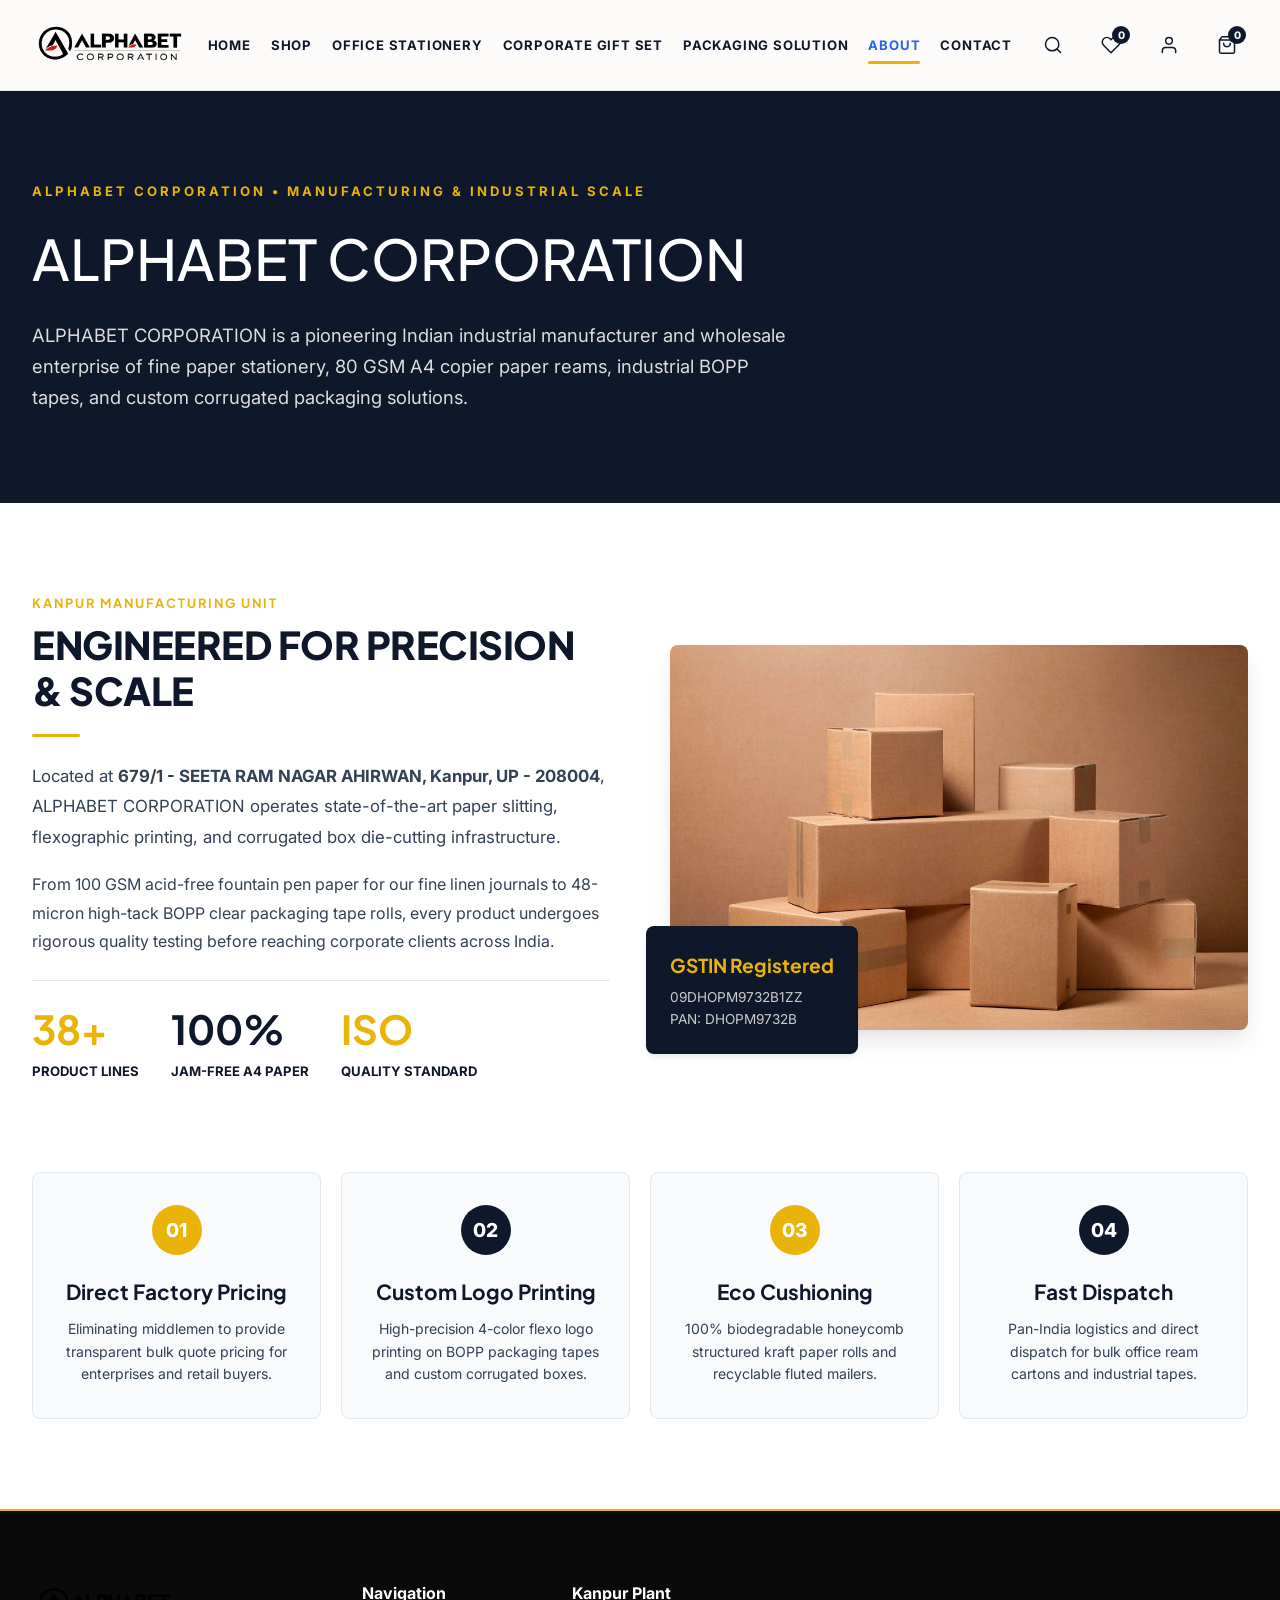
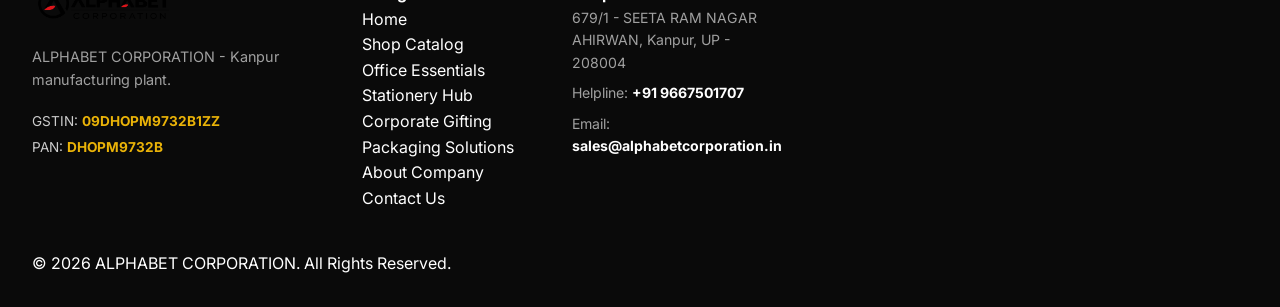
<file: about.html>
<!DOCTYPE html>
<html lang="en">
<head>
  <meta charset="UTF-8">
  <meta name="viewport" content="width=device-width, initial-scale=1.0">
  <title>About Us | ALPHABET CORPORATION Manufacturing</title>
  <meta name="description" content="Learn about ALPHABET CORPORATION - Kanpur based manufacturer of luxury stationery, A4 copier paper reams, BOPP packaging tapes, and custom printed shipping boxes.">
  <meta name="keywords" content="ALPHABET company, Kanpur paper plant, packaging tape manufacturer, stationery factory India, GSTIN 09DHOPM9732B1ZZ">
  
  <link rel="stylesheet" href="Asset/alpha.css">
  <script src="Asset/alpha.js" defer></script>
</head>
<body>

  <!-- Sticky Luxury Header -->
  <header class="site-header" id="header">
    <div class="container header-inner">
      <a href="index.html" class="brand-logo-wrapper" style="display:flex; align-items:center; text-decoration:none;">
        <img src="Asset/brand_header_logo.png" alt="ALPHABET CORPORATION" style="height:52px; width:auto; max-width:280px; object-fit:contain;">
      </a>

      <!-- Main Editorial Navigation -->
      <nav class="nav-links-wrapper" id="navLinksWrapper" aria-label="Main Navigation">
        <a href="index.html" class="nav-item-link">HOME</a>
        <a href="shop.html" class="nav-item-link">SHOP</a>
        <a href="office.html" class="nav-item-link">OFFICE STATIONERY</a>
        <a href="gifting.html" class="nav-item-link">CORPORATE GIFT SET</a>
        <a href="packaging.html" class="nav-item-link">PACKAGING SOLUTION</a>
        <a href="about.html" class="nav-item-link active">ABOUT</a>
        <a href="contact.html" class="nav-item-link">CONTACT</a>
      </nav>

      <!-- Right Header Action Icons -->
      <div class="header-right-icons">
        <button class="icon-btn-header" onclick="openSearchOverlay()" title="Search Products" aria-label="Search">
          <svg class="svg-icon" viewBox="0 0 24 24"><circle cx="11" cy="11" r="8"></circle><line x1="21" y1="21" x2="16.65" y2="16.65"></line></svg>
        </button>
        <button class="icon-btn-header" onclick="openCartDrawer()" title="Wishlist" aria-label="Wishlist">
          <svg class="svg-icon" viewBox="0 0 24 24"><path d="M20.84 4.61a5.5 5.5 0 0 0-7.78 0L12 5.67l-1.06-1.06a5.5 5.5 0 0 0-7.78 7.78l1.06 1.06L12 21.23l8.72-8.72 1.06-1.06a5.5 5.5 0 0 0 0-7.78z"></path></svg>
          <span class="badge-count" id="wishlistBadgeCount">0</span>
        </button>
        <button class="icon-btn-header" onclick="openCheckoutModal()" title="User Account" aria-label="User Account">
          <svg class="svg-icon" viewBox="0 0 24 24"><path d="M20 21v-2a4 4 0 0 0-4-4H8a4 4 0 0 0-4 4v2"></path><circle cx="12" cy="7" r="4"></circle></svg>
        </button>
        <button class="icon-btn-header" id="cartBtnHeader" title="Shopping Bag" aria-label="Shopping Bag">
          <svg class="svg-icon" viewBox="0 0 24 24"><path d="M6 2L3 6v14a2 2 0 0 0 2 2h14a2 2 0 0 0 2-2V6l-3-4z"></path><line x1="3" y1="6" x2="21" y2="6"></line><path d="M16 10a4 4 0 0 1-8 0"></path></svg>
          <span class="badge-count" id="cartBadgeCount">0</span>
        </button>

        <button class="hamburger-btn" id="hamburgerBtn" aria-label="Toggle navigation menu">
          <svg class="svg-icon" viewBox="0 0 24 24"><line x1="3" y1="12" x2="21" y2="12"></line><line x1="3" y1="6" x2="21" y2="6"></line><line x1="3" y1="18" x2="21" y2="18"></line></svg>
        </button>
      </div>
    </div>
  </header>

  <!-- Cart Drawer -->
  <div class="drawer-backdrop" id="cartDrawerOverlay">
    <div class="slide-drawer">
      <div class="drawer-header">
        <h3>Shopping Bag</h3>
        <button class="drawer-close-btn" id="closeCartDrawer">✕</button>
      </div>
      <div class="drawer-body" id="cartDrawerBody"></div>
      <div class="drawer-footer">
        <div style="display:flex; justify-content:space-between; margin-bottom:8px; font-size:0.95rem;"><span>Subtotal:</span><strong id="cartSubtotalText">₹0</strong></div>
        <div style="display:flex; justify-content:space-between; font-size:1.15rem; font-weight:800; border-top:1px dashed var(--border-light); padding-top:10px; margin-bottom:20px;"><span>Total:</span><strong id="cartTotalText">₹0</strong></div>
        <button class="btn-editorial btn-gold" style="width: 100%;" onclick="openCheckoutModal()">PROCEED TO CHECKOUT &rarr;</button>
      </div>
    </div>
  </div>

  <main>
    <!-- Editorial Banner -->
    <section style="background: var(--bg-dark); color: #ffffff; padding: 90px 0; position: relative; overflow: hidden;">
      <div style="position: absolute; inset:0; background: url('https://images.unsplash.com/photo-1586528116311-ad8dd3c8310d?auto=format&fit=crop&w=1920&q=80') center/cover; opacity: 0.22;"></div>
      <div class="container" style="position: relative; z-index: 2;">
        <span style="font-size: 0.82rem; font-weight: 700; text-transform: uppercase; letter-spacing: 3px; color: var(--accent-gold); display: block; margin-bottom: 12px;">ALPHABET CORPORATION &bull; Manufacturing &amp; Industrial Scale</span>
        <h1 class="page-hero-title" style="font-family: var(--font-serif); font-size: clamp(1.6rem, 5vw, 3.5rem); font-weight: 500; margin-bottom: 16px; word-break: break-word; overflow-wrap: break-word;">ALPHABET CORPORATION</h1>
        <p style="font-size: 1.15rem; color: #dddddd; max-width: 760px; line-height: 1.7;">
          ALPHABET CORPORATION is a pioneering Indian industrial manufacturer and wholesale enterprise of fine paper stationery, 80 GSM A4 copier paper reams, industrial BOPP tapes, and custom corrugated packaging solutions.
        </p>
      </div>
    </section>

    <!-- Manufacturing Story & Facilities -->
    <section style="padding: 90px 0; background: var(--bg-white);">
      <div class="container">
        <div style="display: grid; grid-template-columns: 1fr 1fr; gap: 60px; align-items: center; margin-bottom: 90px;">
          <div>
            <span class="section-subtitle-tag">Kanpur Manufacturing Unit</span>
            <h2 class="section-title-editorial" style="margin-bottom: 20px;">ENGINEERED FOR PRECISION &amp; SCALE</h2>
            <div class="gold-divider" style="margin-left:0; margin-bottom: 24px;"></div>
            <p style="font-size: 1.05rem; color: var(--text-sub); line-height: 1.8; margin-bottom: 18px;">
              Located at <strong>679/1 - SEETA RAM NAGAR AHIRWAN, Kanpur, UP - 208004</strong>, ALPHABET CORPORATION operates state-of-the-art paper slitting, flexographic printing, and corrugated box die-cutting infrastructure.
            </p>
            <p style="font-size: 1rem; color: var(--text-sub); line-height: 1.8; margin-bottom: 24px;">
              From 100 GSM acid-free fountain pen paper for our fine linen journals to 48-micron high-tack BOPP clear packaging tape rolls, every product undergoes rigorous quality testing before reaching corporate clients across India.
            </p>

            <div style="display: flex; gap: 32px; padding-top: 16px; border-top: 1px solid var(--border-light);">
              <div>
                <div style="font-family: var(--font-serif); font-size: 2.5rem; font-weight: 700; color: var(--accent-gold);">38+</div>
                <div style="font-size: 0.82rem; font-weight: 700; text-transform: uppercase;">Product Lines</div>
              </div>
              <div>
                <div style="font-family: var(--font-serif); font-size: 2.5rem; font-weight: 700; color: var(--text-dark);">100%</div>
                <div style="font-size: 0.82rem; font-weight: 700; text-transform: uppercase;">Jam-Free A4 Paper</div>
              </div>
              <div>
                <div style="font-family: var(--font-serif); font-size: 2.5rem; font-weight: 700; color: var(--accent-gold);">ISO</div>
                <div style="font-size: 0.82rem; font-weight: 700; text-transform: uppercase;">Quality Standard</div>
              </div>
            </div>
          </div>

          <div style="position: relative;">
            <img src="Asset/boxes_stack.jpg" alt="Kanpur Plant Facility" style="width: 100%; border-radius: 8px; box-shadow: var(--shadow-lg);">
            <div style="position: absolute; bottom: -24px; left: -24px; background: var(--text-dark); color: #fff; padding: 24px; border-radius: 8px; max-width: 280px; box-shadow: var(--shadow-md);">
              <h4 style="font-family: var(--font-serif); font-size: 1.2rem; color: var(--accent-gold); margin-bottom: 6px;">GSTIN Registered</h4>
              <p style="font-size: 0.85rem; color: #ccc;">09DHOPM9732B1ZZ<br>PAN: DHOPM9732B</p>
            </div>
          </div>
        </div>

        <!-- Corporate Pillars Grid -->
        <div class="showcase-gallery-grid-4col" style="margin-bottom:0;">
          <div style="background: var(--bg-body); padding: 32px 24px; border-radius: 8px; border: 1px solid var(--border-light); text-align: center;">
            <div style="width: 50px; height: 50px; background: var(--accent-gold); color: #fff; border-radius: 50%; display: flex; align-items: center; justify-content: center; margin: 0 auto 20px; font-weight: 800; font-size: 1.2rem;">01</div>
            <h4 style="font-family: var(--font-serif); font-size: 1.3rem; margin-bottom: 10px;">Direct Factory Pricing</h4>
            <p style="font-size: 0.88rem; color: var(--text-sub); line-height: 1.6;">Eliminating middlemen to provide transparent bulk quote pricing for enterprises and retail buyers.</p>
          </div>

          <div style="background: var(--bg-body); padding: 32px 24px; border-radius: 8px; border: 1px solid var(--border-light); text-align: center;">
            <div style="width: 50px; height: 50px; background: var(--text-dark); color: #fff; border-radius: 50%; display: flex; align-items: center; justify-content: center; margin: 0 auto 20px; font-weight: 800; font-size: 1.2rem;">02</div>
            <h4 style="font-family: var(--font-serif); font-size: 1.3rem; margin-bottom: 10px;">Custom Logo Printing</h4>
            <p style="font-size: 0.88rem; color: var(--text-sub); line-height: 1.6;">High-precision 4-color flexo logo printing on BOPP packaging tapes and custom corrugated boxes.</p>
          </div>

          <div style="background: var(--bg-body); padding: 32px 24px; border-radius: 8px; border: 1px solid var(--border-light); text-align: center;">
            <div style="width: 50px; height: 50px; background: var(--accent-gold); color: #fff; border-radius: 50%; display: flex; align-items: center; justify-content: center; margin: 0 auto 20px; font-weight: 800; font-size: 1.2rem;">03</div>
            <h4 style="font-family: var(--font-serif); font-size: 1.3rem; margin-bottom: 10px;">Eco Cushioning</h4>
            <p style="font-size: 0.88rem; color: var(--text-sub); line-height: 1.6;">100% biodegradable honeycomb structured kraft paper rolls and recyclable fluted mailers.</p>
          </div>

          <div style="background: var(--bg-body); padding: 32px 24px; border-radius: 8px; border: 1px solid var(--border-light); text-align: center;">
            <div style="width: 50px; height: 50px; background: var(--text-dark); color: #fff; border-radius: 50%; display: flex; align-items: center; justify-content: center; margin: 0 auto 20px; font-weight: 800; font-size: 1.2rem;">04</div>
            <h4 style="font-family: var(--font-serif); font-size: 1.3rem; margin-bottom: 10px;">Fast Dispatch</h4>
            <p style="font-size: 0.88rem; color: var(--text-sub); line-height: 1.6;">Pan-India logistics and direct dispatch for bulk office ream cartons and industrial tapes.</p>
          </div>
        </div>
      </div>
    </section>
  </main>

  <!-- Modals -->
  <div class="modal-overlay" id="quickViewModal"><div class="modal-box modal-lg"><button class="modal-close-btn" onclick="closeQuickView()">✕</button><div id="quickViewContent"></div></div></div>
  <div class="modal-overlay" id="checkoutModal"><div class="modal-box"><button class="modal-close-btn" onclick="closeCheckoutModal()">✕</button><form id="checkoutForm"><div style="margin-bottom: 12px;"><label style="font-size: 0.8rem; font-weight: 700;">Full Name *</label><input type="text" id="chkName" required style="width: 100%; padding: 10px; border: 1px solid var(--border-light); margin-top: 4px;"></div><div style="margin-bottom: 12px;"><label style="font-size: 0.8rem; font-weight: 700;">Email *</label><input type="email" id="chkEmail" required style="width: 100%; padding: 10px; border: 1px solid var(--border-light); margin-top: 4px;"></div><div style="margin-bottom: 12px;"><label style="font-size: 0.8rem; font-weight: 700;">Phone *</label><input type="tel" id="chkPhone" required style="width: 100%; padding: 10px; border: 1px solid var(--border-light); margin-top: 4px;"></div><div style="margin-bottom: 16px;"><label style="font-size: 0.8rem; font-weight: 700;">Address *</label><textarea id="chkAddress" rows="3" required style="width: 100%; padding: 10px; border: 1px solid var(--border-light); margin-top: 4px;"></textarea></div><div style="margin-bottom: 20px;"><label style="font-size: 0.8rem; font-weight: 700; display: block; margin-bottom: 6px;">Payment Mode</label><label style="margin-right: 16px; font-size: 0.85rem;"><input type="radio" name="chkPayment" value="invoice" checked> Bank Transfer / Proforma</label><label style="font-size: 0.85rem;"><input type="radio" name="chkPayment" value="cod"> Sample COD</label></div><div id="checkoutSummaryBox" style="background: var(--bg-body); padding: 14px; margin-bottom: 20px;"></div><button type="submit" class="btn-editorial btn-gold" style="width: 100%;">CONFIRM INVOICE</button></form></div></div>
  <div class="modal-overlay" id="receiptModal"><div class="modal-box"><button class="modal-close-btn" onclick="closeReceipt()">✕</button><div id="receiptContent"></div><div style="margin-top: 20px; display: flex; gap: 12px;"><button class="btn-editorial btn-gold" style="flex:1;" id="receiptWhatsAppBtn">SEND TO WHATSAPP</button><button class="btn-editorial btn-outline-white" style="flex:1; background:var(--text-dark); color:#fff;" onclick="window.print()">PRINT INVOICE</button></div></div></div>

  <!-- Corporate Footer -->
  <footer class="site-footer">
    <div class="container footer-grid">
      <div class="footer-col brand-col"><img src="Asset/brand_header_logo.png" alt="ALPHABET CORPORATION" style="height:48px; width:auto; margin-bottom:16px;"><p style="font-size: 0.9rem; color: #a0a0a0; line-height: 1.6; margin-bottom: 20px;">ALPHABET CORPORATION - Kanpur manufacturing plant.</p><div style="font-size:0.85rem; color:#cccccc;"><p style="margin-bottom:4px;">GSTIN: <strong style="color:var(--accent-gold);">09DHOPM9732B1ZZ</strong></p><p>PAN: <strong style="color:var(--accent-gold);">DHOPM9732B</strong></p></div></div>
      <div class="footer-col"><h4>Navigation</h4><ul><li><a href="index.html">Home</a></li><li><a href="shop.html">Shop Catalog</a></li><li><a href="office.html">Office Essentials</a></li><li><a href="stationery.html">Stationery Hub</a></li><li><a href="gifting.html">Corporate Gifting</a></li><li><a href="packaging.html">Packaging Solutions</a></li><li><a href="about.html">About Company</a></li><li><a href="contact.html">Contact Us</a></li></ul></div>
      <div class="footer-col"><h4>Kanpur Plant</h4><div style="font-size: 0.88rem; color: #a0a0a0; line-height: 1.6;"><p style="margin-bottom: 8px;">679/1 - SEETA RAM NAGAR AHIRWAN, Kanpur, UP - 208004</p><p style="margin-bottom: 8px;">Helpline: <strong style="color:#fff;">+91 9667501707</strong></p><p>Email: <strong style="color:#fff;">sales@alphabetcorporation.in</strong></p></div></div>
    </div>
    <div class="footer-bottom"><div class="container"><p>&copy; 2026 ALPHABET CORPORATION. All Rights Reserved.</p></div></div>
  </footer>

  <!-- Universal User-Friendly Live Search Overlay Modal -->
  <div class="search-overlay-backdrop" id="searchOverlayModal" onclick="closeSearchOverlay(event)">
    <div class="search-overlay-card" onclick="event.stopPropagation()">
      <div class="search-overlay-header">
        <div class="search-input-wrapper">
          <svg class="search-field-icon" viewBox="0 0 24 24" fill="none" stroke="currentColor" stroke-width="2">
            <circle cx="11" cy="11" r="8"></circle>
            <line x1="21" y1="21" x2="16.65" y2="16.65"></line>
          </svg>
          <input type="text" id="headerSearchInput" placeholder="Search stationery, A4 paper, packaging tapes, boxes..." autocomplete="off" oninput="handleHeaderSearchInput()">
          <button type="button" class="search-clear-btn" id="searchClearBtn" onclick="clearHeaderSearch()" style="display:none;" title="Clear Search">✕</button>
        </div>
        <button class="search-close-x" onclick="closeSearchOverlay()" title="Close Search (ESC)">✕</button>
      </div>

      <!-- Quick Trending Tags -->
      <div class="search-quick-tags-box" id="searchQuickTagsBox">
        <span class="quick-tag-label">POPULAR SEARCHES:</span>
        <div class="quick-tags-list">
          <button class="quick-tag-btn" onclick="setSearchQuery('A4 Copier Paper')">A4 Copier Paper</button>
          <button class="quick-tag-btn" onclick="setSearchQuery('BOPP Packaging Tape')">BOPP Clear Tape</button>
          <button class="quick-tag-btn" onclick="setSearchQuery('Corrugated Box')">Corrugated Box</button>
          <button class="quick-tag-btn" onclick="setSearchQuery('Stapler')">Stapler Set</button>
          <button class="quick-tag-btn" onclick="setSearchQuery('Marker')">Permanent Markers</button>
          <button class="quick-tag-btn" onclick="setSearchQuery('L-Folder')">L-Folder Sleeves</button>
          <button class="quick-tag-btn" onclick="setSearchQuery('Geometry Box')">Geometry Box</button>
          <button class="quick-tag-btn" onclick="setSearchQuery('Courier Bag')">Courier Bags</button>
        </div>
      </div>

      <!-- Live Search Results Grid / List -->
      <div class="search-results-container" id="searchResultsContainer">
        <!-- Rendered dynamically by alpha.js -->
      </div>
    </div>
  </div>

</body>
</html>
</file>
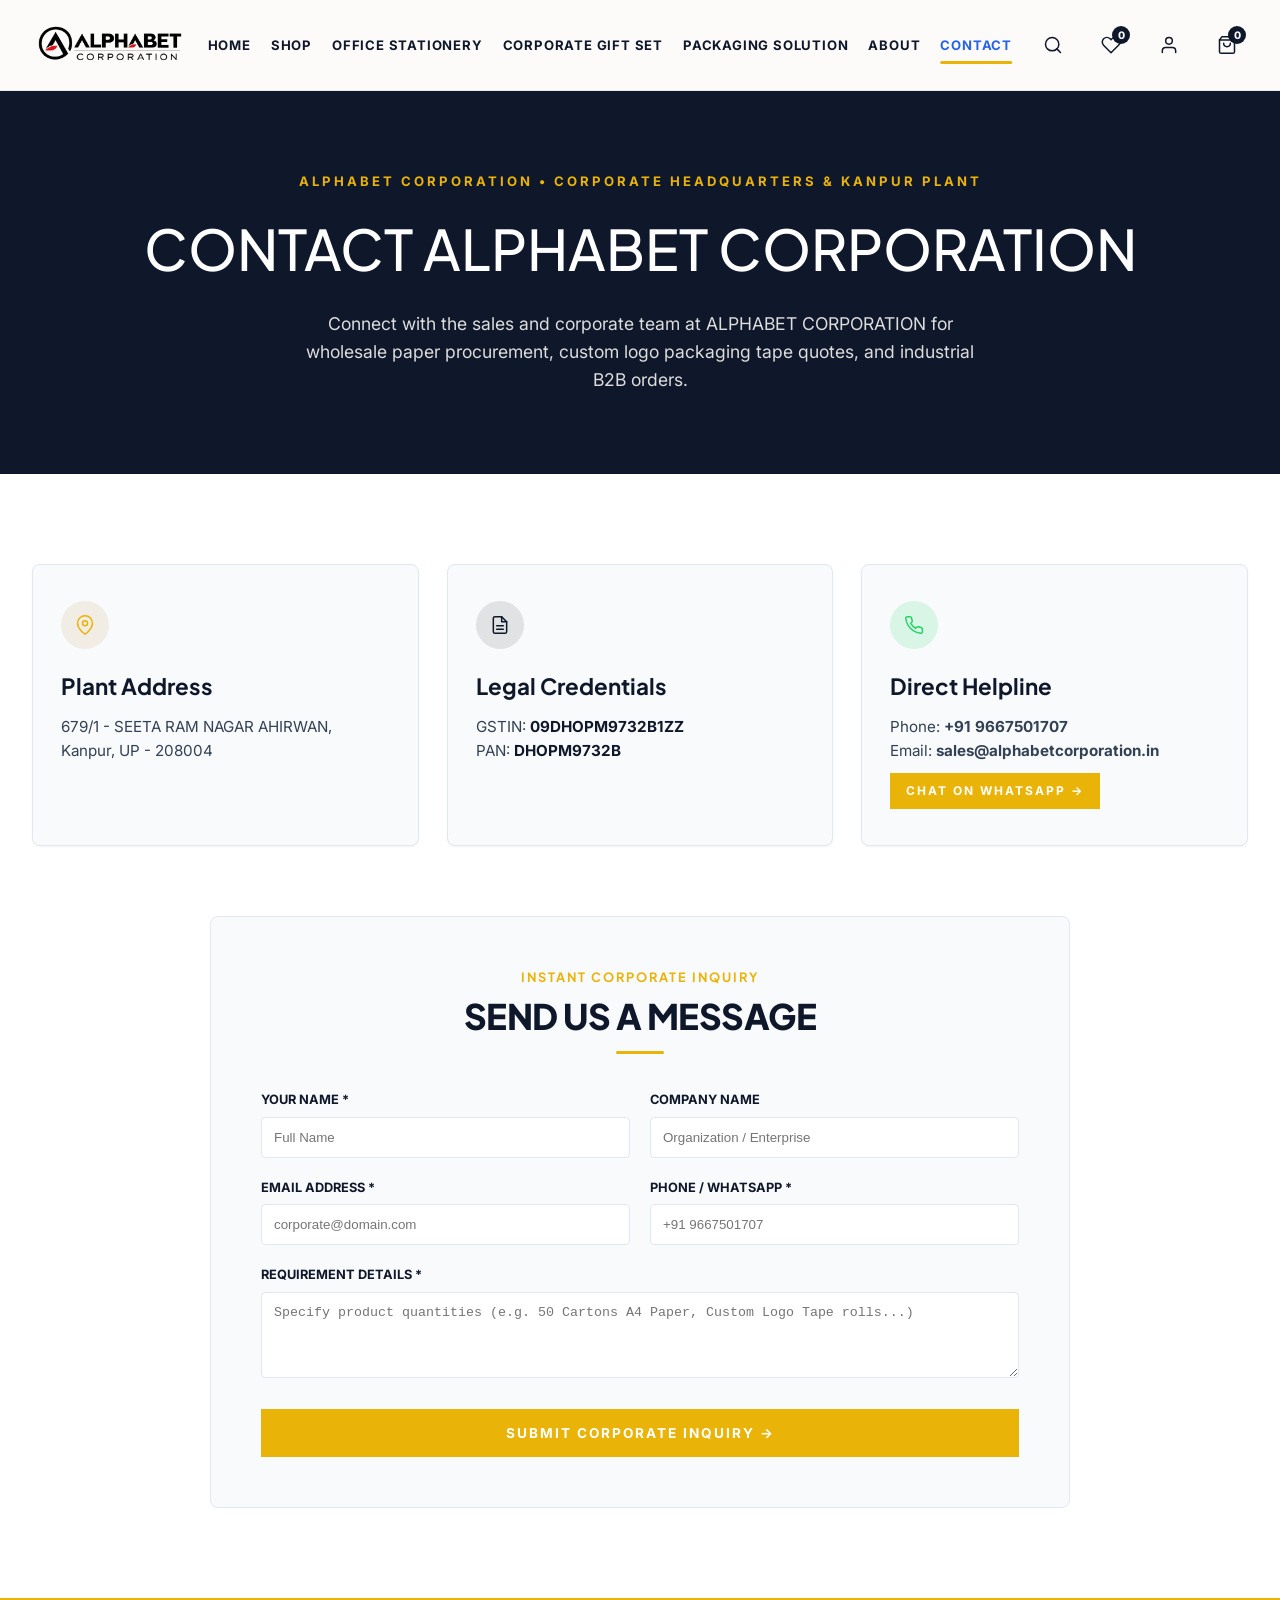
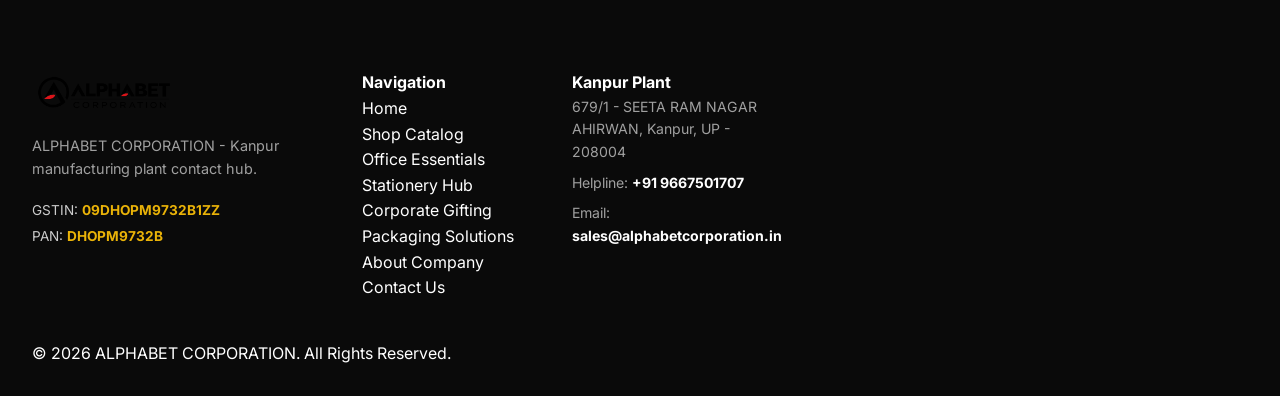
<file: contact.html>
<!DOCTYPE html>
<html lang="en">
<head>
  <meta charset="UTF-8">
  <meta name="viewport" content="width=device-width, initial-scale=1.0">
  <title>Contact Us | ALPHABET CORPORATION Kanpur</title>
  <meta name="description" content="Contact ALPHABET CORPORATION - Kanpur manufacturing plant address, helpline +91 9667501707, email sales@alphabetcorporation.in, GSTIN 09DHOPM9732B1ZZ.">
  <meta name="keywords" content="ALPHABET contact, Kanpur address, packaging tape inquiry, A4 paper bulk quote, WhatsApp +919667501707">
  
  <link rel="stylesheet" href="Asset/alpha.css">
  <script src="Asset/alpha.js" defer></script>
</head>
<body>

  <!-- Sticky Luxury Header -->
  <header class="site-header" id="header">
    <div class="container header-inner">
      <a href="index.html" class="brand-logo-wrapper" style="display:flex; align-items:center; text-decoration:none;">
        <img src="Asset/brand_header_logo.png" alt="ALPHABET CORPORATION" style="height:52px; width:auto; max-width:280px; object-fit:contain;">
      </a>

      <!-- Main Editorial Navigation -->
      <nav class="nav-links-wrapper" id="navLinksWrapper" aria-label="Main Navigation">
        <a href="index.html" class="nav-item-link">HOME</a>
        <a href="shop.html" class="nav-item-link">SHOP</a>
        <a href="office.html" class="nav-item-link">OFFICE STATIONERY</a>
        <a href="gifting.html" class="nav-item-link">CORPORATE GIFT SET</a>
        <a href="packaging.html" class="nav-item-link">PACKAGING SOLUTION</a>
        <a href="about.html" class="nav-item-link">ABOUT</a>
        <a href="contact.html" class="nav-item-link active">CONTACT</a>
      </nav>

      <!-- Right Header Action Icons -->
      <div class="header-right-icons">
        <button class="icon-btn-header" onclick="openSearchOverlay()" title="Search Products" aria-label="Search">
          <svg class="svg-icon" viewBox="0 0 24 24"><circle cx="11" cy="11" r="8"></circle><line x1="21" y1="21" x2="16.65" y2="16.65"></line></svg>
        </button>
        <button class="icon-btn-header" onclick="openCartDrawer()" title="Wishlist" aria-label="Wishlist">
          <svg class="svg-icon" viewBox="0 0 24 24"><path d="M20.84 4.61a5.5 5.5 0 0 0-7.78 0L12 5.67l-1.06-1.06a5.5 5.5 0 0 0-7.78 7.78l1.06 1.06L12 21.23l8.72-8.72 1.06-1.06a5.5 5.5 0 0 0 0-7.78z"></path></svg>
          <span class="badge-count" id="wishlistBadgeCount">0</span>
        </button>
        <button class="icon-btn-header" onclick="openCheckoutModal()" title="User Account" aria-label="User Account">
          <svg class="svg-icon" viewBox="0 0 24 24"><path d="M20 21v-2a4 4 0 0 0-4-4H8a4 4 0 0 0-4 4v2"></path><circle cx="12" cy="7" r="4"></circle></svg>
        </button>
        <button class="icon-btn-header" id="cartBtnHeader" title="Shopping Bag" aria-label="Shopping Bag">
          <svg class="svg-icon" viewBox="0 0 24 24"><path d="M6 2L3 6v14a2 2 0 0 0 2 2h14a2 2 0 0 0 2-2V6l-3-4z"></path><line x1="3" y1="6" x2="21" y2="6"></line><path d="M16 10a4 4 0 0 1-8 0"></path></svg>
          <span class="badge-count" id="cartBadgeCount">0</span>
        </button>

        <button class="hamburger-btn" id="hamburgerBtn" aria-label="Toggle navigation menu">
          <svg class="svg-icon" viewBox="0 0 24 24"><line x1="3" y1="12" x2="21" y2="12"></line><line x1="3" y1="6" x2="21" y2="6"></line><line x1="3" y1="18" x2="21" y2="18"></line></svg>
        </button>
      </div>
    </div>
  </header>

  <!-- Cart Drawer -->
  <div class="drawer-backdrop" id="cartDrawerOverlay">
    <div class="slide-drawer">
      <div class="drawer-header">
        <h3>Shopping Bag</h3>
        <button class="drawer-close-btn" id="closeCartDrawer">✕</button>
      </div>
      <div class="drawer-body" id="cartDrawerBody"></div>
      <div class="drawer-footer">
        <div style="display:flex; justify-content:space-between; margin-bottom:8px; font-size:0.95rem;"><span>Subtotal:</span><strong id="cartSubtotalText">₹0</strong></div>
        <div style="display:flex; justify-content:space-between; font-size:1.15rem; font-weight:800; border-top:1px dashed var(--border-light); padding-top:10px; margin-bottom:20px;"><span>Total:</span><strong id="cartTotalText">₹0</strong></div>
        <button class="btn-editorial btn-gold" style="width: 100%;" onclick="openCheckoutModal()">PROCEED TO CHECKOUT &rarr;</button>
      </div>
    </div>
  </div>

  <main>
    <!-- Banner -->
    <section style="background: var(--bg-dark); color: #ffffff; padding: 80px 0; text-align: center; position: relative; overflow: hidden;">
      <div class="container" style="position: relative; z-index: 2;">
        <span style="font-size: 0.82rem; font-weight: 700; text-transform: uppercase; letter-spacing: 3px; color: var(--accent-gold); display: block; margin-bottom: 12px;">ALPHABET CORPORATION &bull; Corporate Headquarters &amp; Kanpur Plant</span>
        <h1 class="page-hero-title" style="font-family: var(--font-serif); font-size: clamp(1.6rem, 5vw, 3.5rem); font-weight: 500; margin-bottom: 16px; word-break: break-word; overflow-wrap: break-word;">CONTACT ALPHABET CORPORATION</h1>
        <p style="font-size: 1.1rem; color: #dddddd; max-width: 700px; margin: 0 auto;">
          Connect with the sales and corporate team at ALPHABET CORPORATION for wholesale paper procurement, custom logo packaging tape quotes, and industrial B2B orders.
        </p>
      </div>
    </section>

    <!-- Contact Cards & Form -->
    <section style="padding: 90px 0; background: var(--bg-white);">
      <div class="container">
        <!-- 3 Corporate Cards -->
        <div style="display: grid; grid-template-columns: repeat(3, 1fr); gap: 28px; margin-bottom: 70px;">
          <div style="background: var(--bg-body); padding: 36px 28px; border-radius: 8px; border: 1px solid var(--border-light); box-shadow: var(--shadow-sm);">
            <div style="width: 48px; height: 48px; background: rgba(197, 160, 89, 0.15); color: var(--accent-gold); border-radius: 50%; display: flex; align-items: center; justify-content: center; margin-bottom: 20px;">
              <svg class="svg-icon" viewBox="0 0 24 24"><path d="M21 10c0 7-9 13-9 13s-9-6-9-13a9 9 0 0 1 18 0z"></path><circle cx="12" cy="10" r="3"></circle></svg>
            </div>
            <h3 style="font-family: var(--font-serif); font-size: 1.4rem; margin-bottom: 10px;">Plant Address</h3>
            <p style="font-size: 0.95rem; color: var(--text-sub); line-height: 1.6;">679/1 - SEETA RAM NAGAR AHIRWAN, Kanpur, UP - 208004</p>
          </div>

          <div style="background: var(--bg-body); padding: 36px 28px; border-radius: 8px; border: 1px solid var(--border-light); box-shadow: var(--shadow-sm);">
            <div style="width: 48px; height: 48px; background: rgba(17, 17, 17, 0.1); color: var(--text-dark); border-radius: 50%; display: flex; align-items: center; justify-content: center; margin-bottom: 20px;">
              <svg class="svg-icon" viewBox="0 0 24 24"><path d="M14 2H6a2 2 0 0 0-2 2v16a2 2 0 0 0 2 2h12a2 2 0 0 0 2-2V8z"></path><polyline points="14 2 14 8 20 8"></polyline><line x1="16" y1="13" x2="8" y2="13"></line><line x1="16" y1="17" x2="8" y2="17"></line></svg>
            </div>
            <h3 style="font-family: var(--font-serif); font-size: 1.4rem; margin-bottom: 10px;">Legal Credentials</h3>
            <p style="font-size: 0.95rem; color: var(--text-sub); line-height: 1.6;">
              GSTIN: <strong style="color: var(--text-dark);">09DHOPM9732B1ZZ</strong><br>
              PAN: <strong style="color: var(--text-dark);">DHOPM9732B</strong>
            </p>
          </div>

          <div style="background: var(--bg-body); padding: 36px 28px; border-radius: 8px; border: 1px solid var(--border-light); box-shadow: var(--shadow-sm);">
            <div style="width: 48px; height: 48px; background: rgba(37, 211, 102, 0.15); color: #25d366; border-radius: 50%; display: flex; align-items: center; justify-content: center; margin-bottom: 20px;">
              <svg class="svg-icon" viewBox="0 0 24 24"><path d="M22 16.92v3a2 2 0 0 1-2.18 2 19.79 19.79 0 0 1-8.63-3.07 19.5 19.5 0 0 1-6-6 19.79 19.79 0 0 1-3.07-8.67A2 2 0 0 1 4.11 2h3a2 2 0 0 1 2 1.72 12.84 12.84 0 0 0 .7 2.81 2 2 0 0 1-.45 2.11L8.09 9.91a16 16 0 0 0 6 6l1.27-1.27a2 2 0 0 1 2.11-.45 12.84 12.84 0 0 0 2.81.7A2 2 0 0 1 22 16.92z"></path></svg>
            </div>
            <h3 style="font-family: var(--font-serif); font-size: 1.4rem; margin-bottom: 10px;">Direct Helpline</h3>
            <p style="font-size: 0.95rem; color: var(--text-sub); line-height: 1.6; margin-bottom: 10px;">
              Phone: <strong>+91 9667501707</strong><br>
              Email: <strong>sales@alphabetcorporation.in</strong>
            </p>
            <a href="https://wa.me/919667501707" target="_blank" class="btn-editorial btn-gold" style="padding: 8px 16px; font-size: 0.75rem;">CHAT ON WHATSAPP &rarr;</a>
          </div>
        </div>

        <!-- Direct Inquiry Form -->
        <div style="background: var(--bg-body); padding: 50px; border-radius: 8px; border: 1px solid var(--border-light); max-width: 860px; margin: 0 auto;">
          <div style="text-align: center; margin-bottom: 36px;">
            <span class="section-subtitle-tag">Instant Corporate Inquiry</span>
            <h2 class="section-title-editorial" style="font-size: 2.2rem;">SEND US A MESSAGE</h2>
            <div class="gold-divider"></div>
          </div>

          <form onsubmit="event.preventDefault(); alert('Thank you for contacting ALPHABET CORPORATION! Our sales representative will reach out to you within 2 business hours.');">
            <div style="display: grid; grid-template-columns: 1fr 1fr; gap: 20px; margin-bottom: 20px;">
              <div>
                <label style="font-size: 0.8rem; font-weight: 700; text-transform: uppercase; display: block; margin-bottom: 6px;">Your Name *</label>
                <input type="text" required placeholder="Full Name" style="width: 100%; padding: 12px; border-radius: 4px; border: 1px solid var(--border-light); background: #fff;">
              </div>
              <div>
                <label style="font-size: 0.8rem; font-weight: 700; text-transform: uppercase; display: block; margin-bottom: 6px;">Company Name</label>
                <input type="text" placeholder="Organization / Enterprise" style="width: 100%; padding: 12px; border-radius: 4px; border: 1px solid var(--border-light); background: #fff;">
              </div>
            </div>

            <div style="display: grid; grid-template-columns: 1fr 1fr; gap: 20px; margin-bottom: 20px;">
              <div>
                <label style="font-size: 0.8rem; font-weight: 700; text-transform: uppercase; display: block; margin-bottom: 6px;">Email Address *</label>
                <input type="email" required placeholder="corporate@domain.com" style="width: 100%; padding: 12px; border-radius: 4px; border: 1px solid var(--border-light); background: #fff;">
              </div>
              <div>
                <label style="font-size: 0.8rem; font-weight: 700; text-transform: uppercase; display: block; margin-bottom: 6px;">Phone / WhatsApp *</label>
                <input type="tel" required placeholder="+91 9667501707" style="width: 100%; padding: 12px; border-radius: 4px; border: 1px solid var(--border-light); background: #fff;">
              </div>
            </div>

            <div style="margin-bottom: 24px;">
              <label style="font-size: 0.8rem; font-weight: 700; text-transform: uppercase; display: block; margin-bottom: 6px;">Requirement Details *</label>
              <textarea rows="4" required placeholder="Specify product quantities (e.g. 50 Cartons A4 Paper, Custom Logo Tape rolls...)" style="width: 100%; padding: 12px; border-radius: 4px; border: 1px solid var(--border-light); background: #fff;"></textarea>
            </div>

            <button type="submit" class="btn-editorial btn-gold" style="width: 100%; padding: 16px;">SUBMIT CORPORATE INQUIRY &rarr;</button>
          </form>
        </div>

      </div>
    </section>
  </main>

  <!-- Modals -->
  <div class="modal-overlay" id="quickViewModal"><div class="modal-box modal-lg"><button class="modal-close-btn" onclick="closeQuickView()">✕</button><div id="quickViewContent"></div></div></div>
  <div class="modal-overlay" id="checkoutModal"><div class="modal-box"><button class="modal-close-btn" onclick="closeCheckoutModal()">✕</button><form id="checkoutForm"><div style="margin-bottom: 12px;"><label style="font-size: 0.8rem; font-weight: 700;">Full Name *</label><input type="text" id="chkName" required style="width: 100%; padding: 10px; border: 1px solid var(--border-light); margin-top: 4px;"></div><div style="margin-bottom: 12px;"><label style="font-size: 0.8rem; font-weight: 700;">Email *</label><input type="email" id="chkEmail" required style="width: 100%; padding: 10px; border: 1px solid var(--border-light); margin-top: 4px;"></div><div style="margin-bottom: 12px;"><label style="font-size: 0.8rem; font-weight: 700;">Phone *</label><input type="tel" id="chkPhone" required style="width: 100%; padding: 10px; border: 1px solid var(--border-light); margin-top: 4px;"></div><div style="margin-bottom: 16px;"><label style="font-size: 0.8rem; font-weight: 700;">Address *</label><textarea id="chkAddress" rows="3" required style="width: 100%; padding: 10px; border: 1px solid var(--border-light); margin-top: 4px;"></textarea></div><div style="margin-bottom: 20px;"><label style="font-size: 0.8rem; font-weight: 700; display: block; margin-bottom: 6px;">Payment Mode</label><label style="margin-right: 16px; font-size: 0.85rem;"><input type="radio" name="chkPayment" value="invoice" checked> Bank Transfer / Proforma</label><label style="font-size: 0.85rem;"><input type="radio" name="chkPayment" value="cod"> Sample COD</label></div><div id="checkoutSummaryBox" style="background: var(--bg-body); padding: 14px; margin-bottom: 20px;"></div><button type="submit" class="btn-editorial btn-gold" style="width: 100%;">CONFIRM INVOICE</button></form></div></div>
  <div class="modal-overlay" id="receiptModal"><div class="modal-box"><button class="modal-close-btn" onclick="closeReceipt()">✕</button><div id="receiptContent"></div><div style="margin-top: 20px; display: flex; gap: 12px;"><button class="btn-editorial btn-gold" style="flex:1;" id="receiptWhatsAppBtn">SEND TO WHATSAPP</button><button class="btn-editorial btn-outline-white" style="flex:1; background:var(--text-dark); color:#fff;" onclick="window.print()">PRINT INVOICE</button></div></div></div>

  <!-- Corporate Footer -->
  <footer class="site-footer">
    <div class="container footer-grid">
      <div class="footer-col brand-col"><img src="Asset/brand_header_logo.png" alt="ALPHABET CORPORATION" style="height:48px; width:auto; margin-bottom:16px;"><p style="font-size: 0.9rem; color: #a0a0a0; line-height: 1.6; margin-bottom: 20px;">ALPHABET CORPORATION - Kanpur manufacturing plant contact hub.</p><div style="font-size:0.85rem; color:#cccccc;"><p style="margin-bottom:4px;">GSTIN: <strong style="color:var(--accent-gold);">09DHOPM9732B1ZZ</strong></p><p>PAN: <strong style="color:var(--accent-gold);">DHOPM9732B</strong></p></div></div>
      <div class="footer-col"><h4>Navigation</h4><ul><li><a href="index.html">Home</a></li><li><a href="shop.html">Shop Catalog</a></li><li><a href="office.html">Office Essentials</a></li><li><a href="stationery.html">Stationery Hub</a></li><li><a href="gifting.html">Corporate Gifting</a></li><li><a href="packaging.html">Packaging Solutions</a></li><li><a href="about.html">About Company</a></li><li><a href="contact.html">Contact Us</a></li></ul></div>
      <div class="footer-col"><h4>Kanpur Plant</h4><div style="font-size: 0.88rem; color: #a0a0a0; line-height: 1.6;"><p style="margin-bottom: 8px;">679/1 - SEETA RAM NAGAR AHIRWAN, Kanpur, UP - 208004</p><p style="margin-bottom: 8px;">Helpline: <strong style="color:#fff;">+91 9667501707</strong></p><p>Email: <strong style="color:#fff;">sales@alphabetcorporation.in</strong></p></div></div>
    </div>
    <div class="footer-bottom"><div class="container"><p>&copy; 2026 ALPHABET CORPORATION. All Rights Reserved.</p></div></div>
  </footer>

  <!-- Universal User-Friendly Live Search Overlay Modal -->
  <div class="search-overlay-backdrop" id="searchOverlayModal" onclick="closeSearchOverlay(event)">
    <div class="search-overlay-card" onclick="event.stopPropagation()">
      <div class="search-overlay-header">
        <div class="search-input-wrapper">
          <svg class="search-field-icon" viewBox="0 0 24 24" fill="none" stroke="currentColor" stroke-width="2">
            <circle cx="11" cy="11" r="8"></circle>
            <line x1="21" y1="21" x2="16.65" y2="16.65"></line>
          </svg>
          <input type="text" id="headerSearchInput" placeholder="Search stationery, A4 paper, packaging tapes, boxes..." autocomplete="off" oninput="handleHeaderSearchInput()">
          <button type="button" class="search-clear-btn" id="searchClearBtn" onclick="clearHeaderSearch()" style="display:none;" title="Clear Search">✕</button>
        </div>
        <button class="search-close-x" onclick="closeSearchOverlay()" title="Close Search (ESC)">✕</button>
      </div>

      <!-- Quick Trending Tags -->
      <div class="search-quick-tags-box" id="searchQuickTagsBox">
        <span class="quick-tag-label">POPULAR SEARCHES:</span>
        <div class="quick-tags-list">
          <button class="quick-tag-btn" onclick="setSearchQuery('A4 Copier Paper')">A4 Copier Paper</button>
          <button class="quick-tag-btn" onclick="setSearchQuery('BOPP Packaging Tape')">BOPP Clear Tape</button>
          <button class="quick-tag-btn" onclick="setSearchQuery('Corrugated Box')">Corrugated Box</button>
          <button class="quick-tag-btn" onclick="setSearchQuery('Stapler')">Stapler Set</button>
          <button class="quick-tag-btn" onclick="setSearchQuery('Marker')">Permanent Markers</button>
          <button class="quick-tag-btn" onclick="setSearchQuery('L-Folder')">L-Folder Sleeves</button>
          <button class="quick-tag-btn" onclick="setSearchQuery('Geometry Box')">Geometry Box</button>
          <button class="quick-tag-btn" onclick="setSearchQuery('Courier Bag')">Courier Bags</button>
        </div>
      </div>

      <!-- Live Search Results Grid / List -->
      <div class="search-results-container" id="searchResultsContainer">
        <!-- Rendered dynamically by alpha.js -->
      </div>
    </div>
  </div>

</body>
</html>
</file>
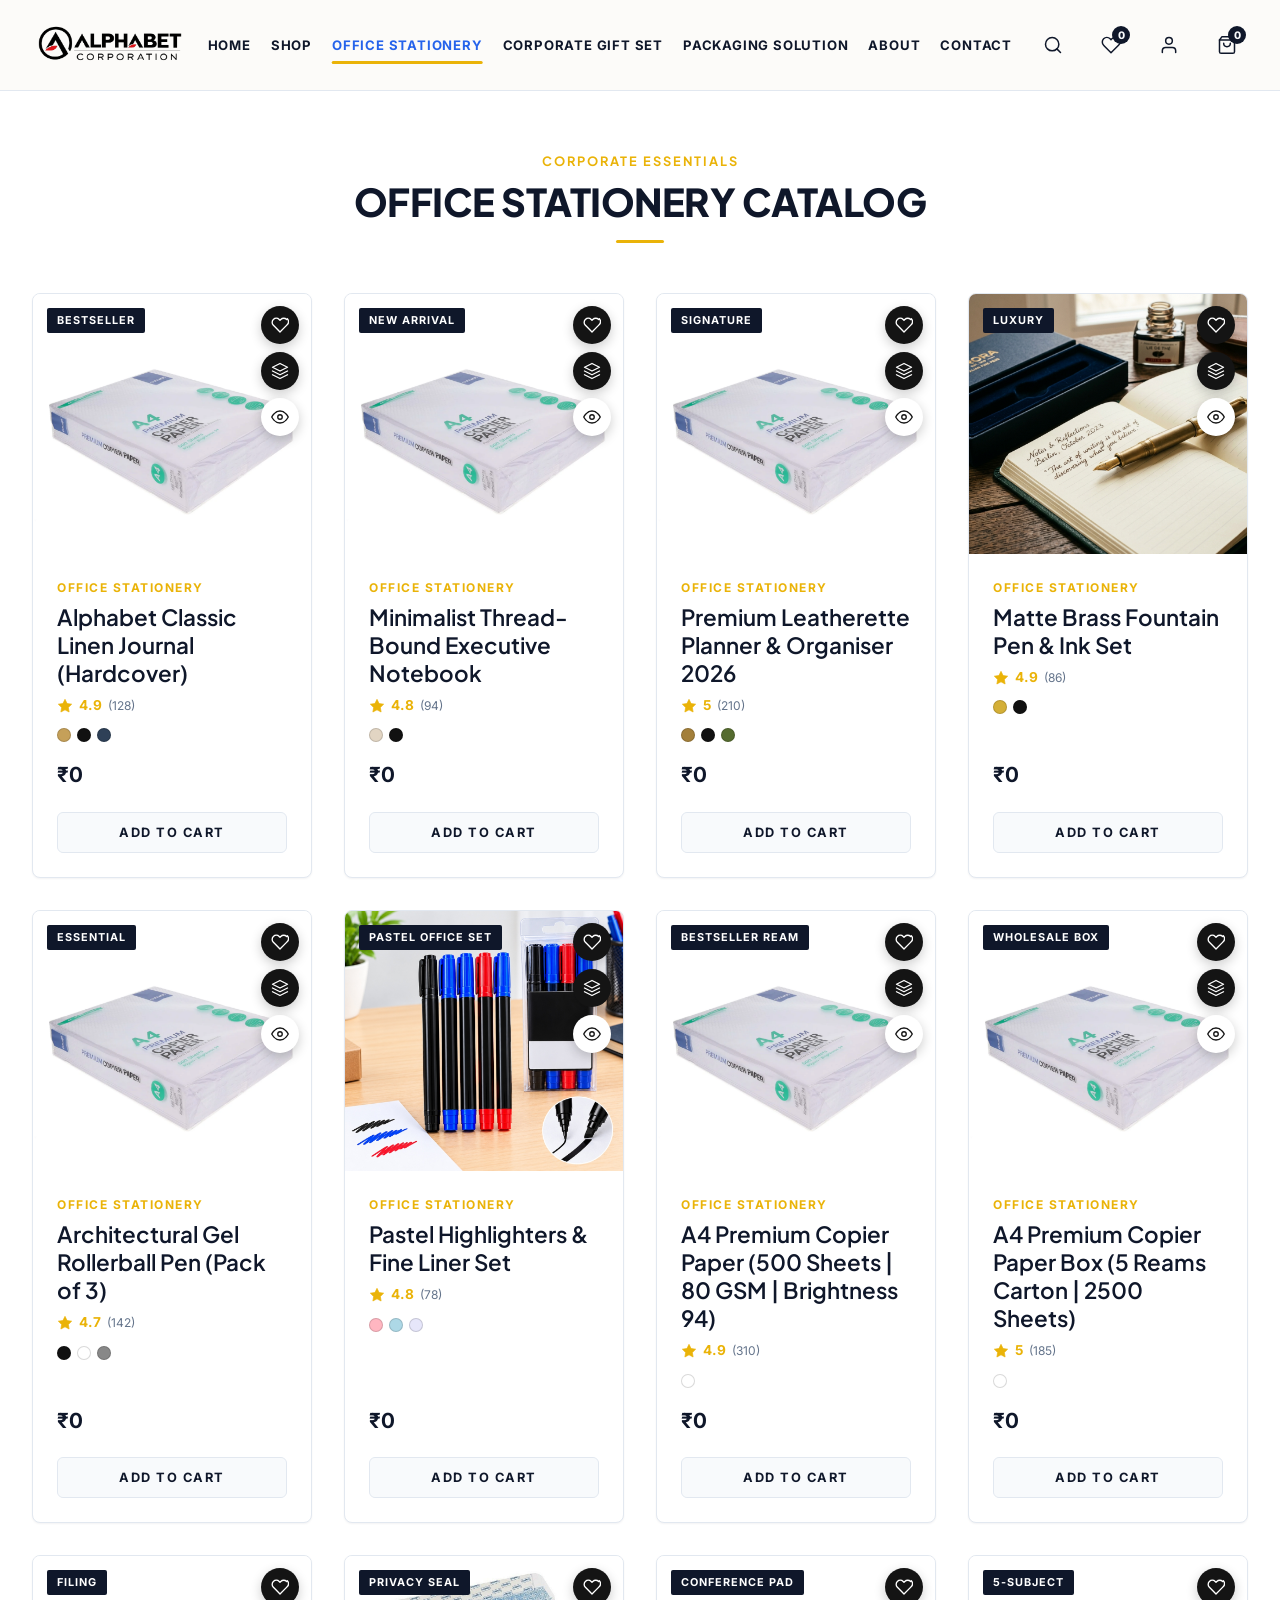
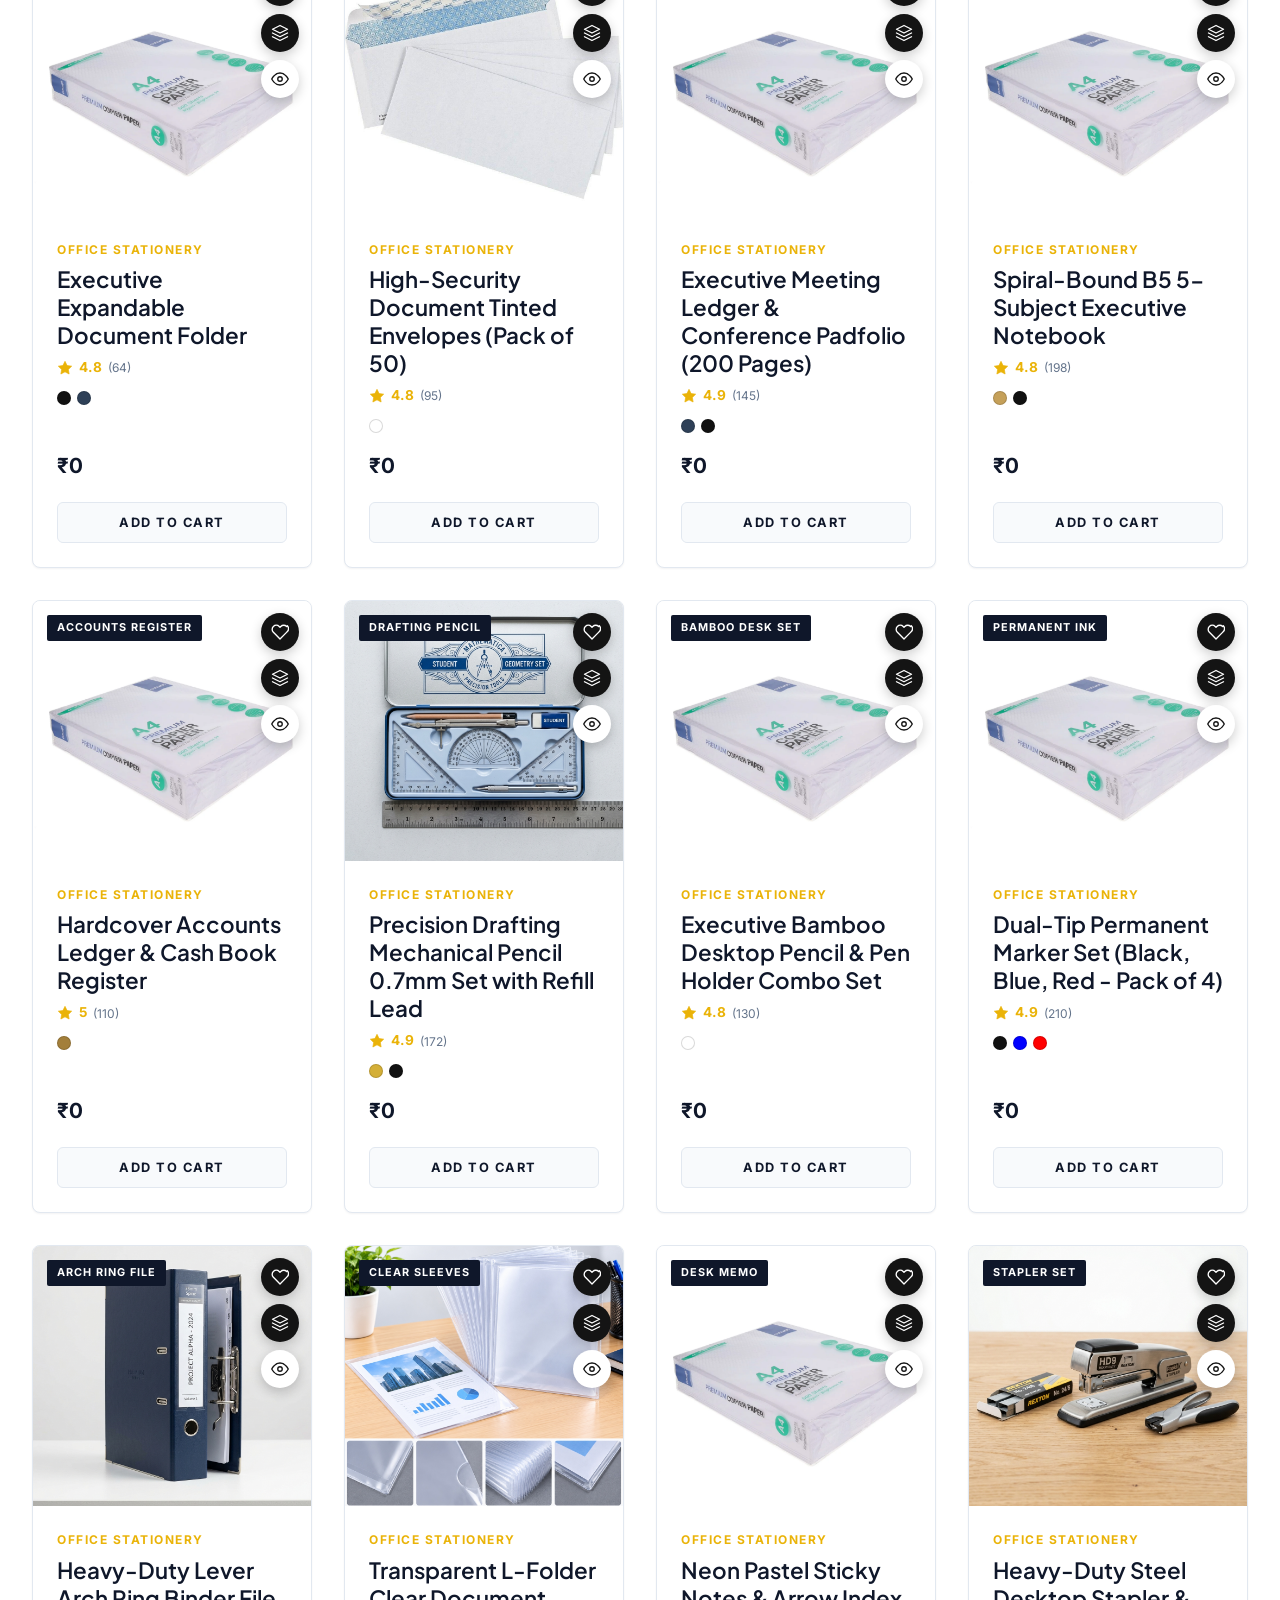
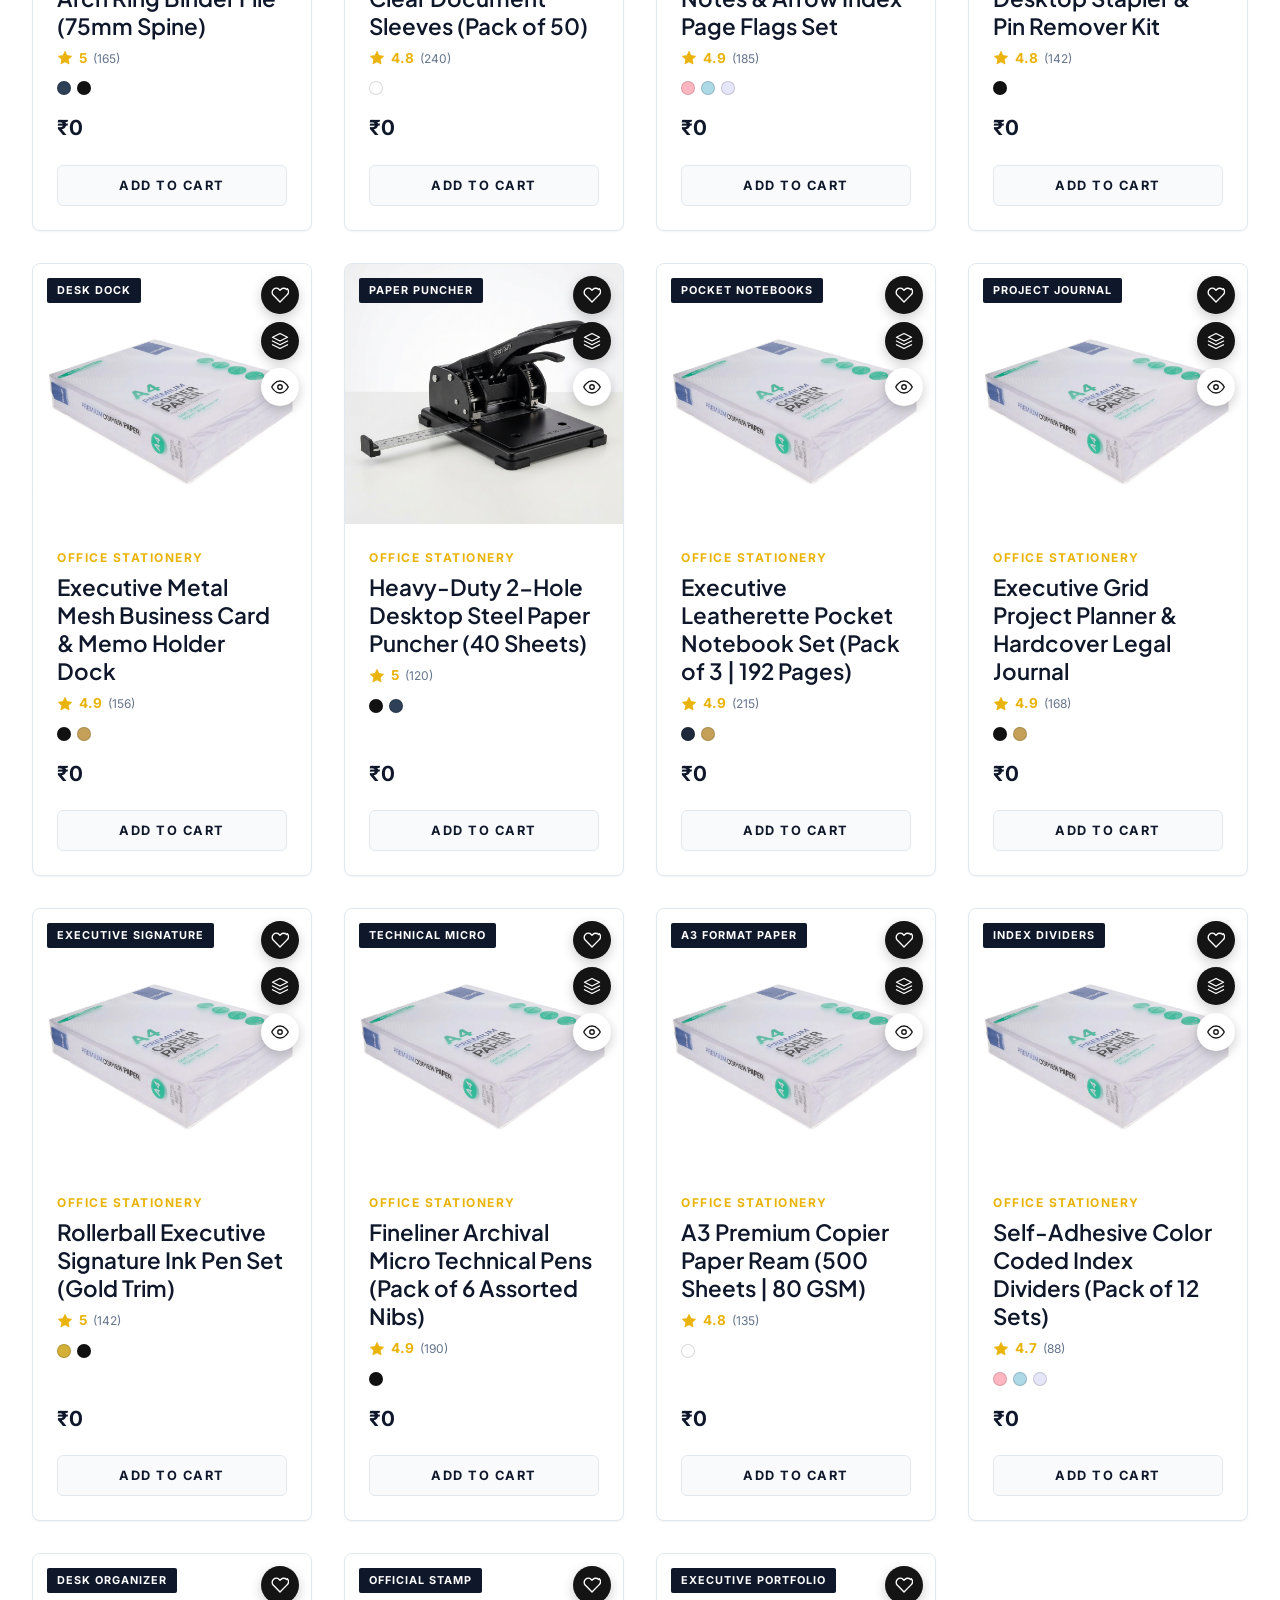
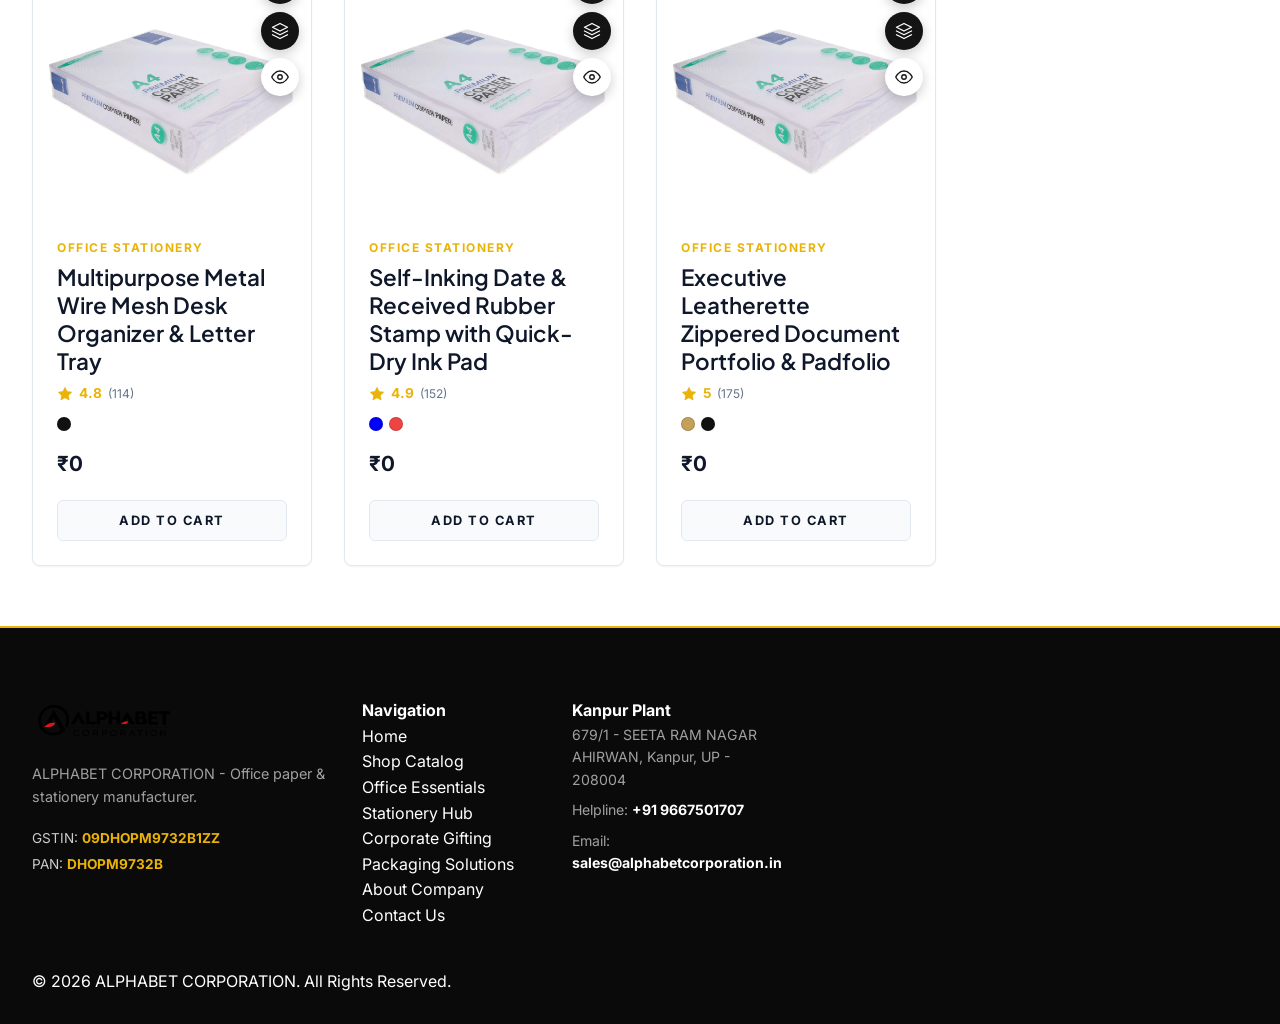
<file: office.html>
<!DOCTYPE html>
<html lang="en">
<head>
  <meta charset="UTF-8">
  <meta name="viewport" content="width=device-width, initial-scale=1.0">
  <title>Office Supplies & A4 Copier Paper | ALPHABET CORPORATION</title>
  <meta name="description" content="ALPHABET corporate office supplies - 80 GSM A4 copier paper 500 sheet reams, 5-ream wholesale cartons, lever arch ring binders, document folders, and accounts ledgers.">
  <meta name="keywords" content="ALPHABET office supplies, A4 copier paper 80 gsm, A4 paper 500 sheets, lever arch file, security envelopes, accounts register">
  
  <link rel="stylesheet" href="Asset/alpha.css">
  <script src="Asset/alpha.js" defer></script>
</head>
<body>

  <!-- Sticky Luxury Header -->
  <header class="site-header" id="header">
    <div class="container header-inner">
      <a href="index.html" class="brand-logo-wrapper" style="display:flex; align-items:center; text-decoration:none;">
        <img src="Asset/brand_header_logo.png" alt="ALPHABET CORPORATION" style="height:52px; width:auto; max-width:280px; object-fit:contain;">
      </a>

      <!-- Main Editorial Navigation -->
      <nav class="nav-links-wrapper" id="navLinksWrapper" aria-label="Main Navigation">
        <a href="index.html" class="nav-item-link">HOME</a>
        <a href="shop.html" class="nav-item-link">SHOP</a>
        <a href="office.html" class="nav-item-link active">OFFICE STATIONERY</a>
        <a href="gifting.html" class="nav-item-link">CORPORATE GIFT SET</a>
        <a href="packaging.html" class="nav-item-link">PACKAGING SOLUTION</a>
        <a href="about.html" class="nav-item-link">ABOUT</a>
        <a href="contact.html" class="nav-item-link">CONTACT</a>
      </nav>

      <!-- Right Header Action Icons -->
      <div class="header-right-icons">
        <button class="icon-btn-header" onclick="openSearchOverlay()" title="Search Products" aria-label="Search">
          <svg class="svg-icon" viewBox="0 0 24 24"><circle cx="11" cy="11" r="8"></circle><line x1="21" y1="21" x2="16.65" y2="16.65"></line></svg>
        </button>
        <button class="icon-btn-header" onclick="openCartDrawer()" title="Wishlist" aria-label="Wishlist">
          <svg class="svg-icon" viewBox="0 0 24 24"><path d="M20.84 4.61a5.5 5.5 0 0 0-7.78 0L12 5.67l-1.06-1.06a5.5 5.5 0 0 0-7.78 7.78l1.06 1.06L12 21.23l8.72-8.72 1.06-1.06a5.5 5.5 0 0 0 0-7.78z"></path></svg>
          <span class="badge-count" id="wishlistBadgeCount">0</span>
        </button>
        <button class="icon-btn-header" onclick="openCheckoutModal()" title="User Account" aria-label="User Account">
          <svg class="svg-icon" viewBox="0 0 24 24"><path d="M20 21v-2a4 4 0 0 0-4-4H8a4 4 0 0 0-4 4v2"></path><circle cx="12" cy="7" r="4"></circle></svg>
        </button>
        <button class="icon-btn-header" id="cartBtnHeader" title="Shopping Bag" aria-label="Shopping Bag">
          <svg class="svg-icon" viewBox="0 0 24 24"><path d="M6 2L3 6v14a2 2 0 0 0 2 2h14a2 2 0 0 0 2-2V6l-3-4z"></path><line x1="3" y1="6" x2="21" y2="6"></line><path d="M16 10a4 4 0 0 1-8 0"></path></svg>
          <span class="badge-count" id="cartBadgeCount">0</span>
        </button>

        <button class="hamburger-btn" id="hamburgerBtn" aria-label="Toggle navigation menu">
          <svg class="svg-icon" viewBox="0 0 24 24"><line x1="3" y1="12" x2="21" y2="12"></line><line x1="3" y1="6" x2="21" y2="6"></line><line x1="3" y1="18" x2="21" y2="18"></line></svg>
        </button>
      </div>
    </div>
  </header>

  <!-- Cart Drawer -->
  <div class="drawer-backdrop" id="cartDrawerOverlay">
    <div class="slide-drawer">
      <div class="drawer-header">
        <h3>Shopping Bag</h3>
        <button class="drawer-close-btn" id="closeCartDrawer">✕</button>
      </div>
      <div class="drawer-body" id="cartDrawerBody"></div>
      <div class="drawer-footer">
        <div style="display:flex; justify-content:space-between; margin-bottom:8px; font-size:0.95rem;"><span>Subtotal:</span><strong id="cartSubtotalText">₹0</strong></div>
        <div style="display:flex; justify-content:space-between; font-size:1.15rem; font-weight:800; border-top:1px dashed var(--border-light); padding-top:10px; margin-bottom:20px;"><span>Total:</span><strong id="cartTotalText">₹0</strong></div>
        <button class="btn-editorial btn-gold" style="width: 100%;" onclick="openCheckoutModal()">PROCEED TO CHECKOUT &rarr;</button>
      </div>
    </div>
  </div>

  <main>
    <!-- Banner -->
    <section style="padding: 60px 0; background: var(--bg-white);">
      <div class="container">
        <div class="section-header">
          <span class="section-subtitle-tag">Corporate Essentials</span>
          <h2 class="section-title-editorial">OFFICE STATIONERY CATALOG</h2>
          <div class="gold-divider"></div>
        </div>

        <!-- Office Products Grid -->
        <div class="product-grid-4col" id="officeGrid">
          <!-- Rendered dynamically by alpha.js -->
        </div>

      </div>
    </section>
  </main>

  <!-- Modals -->
  <div class="modal-overlay" id="quickViewModal"><div class="modal-box modal-lg"><button class="modal-close-btn" onclick="closeQuickView()">✕</button><div id="quickViewContent"></div></div></div>
  <div class="modal-overlay" id="checkoutModal"><div class="modal-box"><button class="modal-close-btn" onclick="closeCheckoutModal()">✕</button><form id="checkoutForm"><div style="margin-bottom: 12px;"><label style="font-size: 0.8rem; font-weight: 700;">Full Name *</label><input type="text" id="chkName" required style="width: 100%; padding: 10px; border: 1px solid var(--border-light); margin-top: 4px;"></div><div style="margin-bottom: 12px;"><label style="font-size: 0.8rem; font-weight: 700;">Email *</label><input type="email" id="chkEmail" required style="width: 100%; padding: 10px; border: 1px solid var(--border-light); margin-top: 4px;"></div><div style="margin-bottom: 12px;"><label style="font-size: 0.8rem; font-weight: 700;">Phone *</label><input type="tel" id="chkPhone" required style="width: 100%; padding: 10px; border: 1px solid var(--border-light); margin-top: 4px;"></div><div style="margin-bottom: 16px;"><label style="font-size: 0.8rem; font-weight: 700;">Address *</label><textarea id="chkAddress" rows="3" required style="width: 100%; padding: 10px; border: 1px solid var(--border-light); margin-top: 4px;"></textarea></div><div style="margin-bottom: 20px;"><label style="font-size: 0.8rem; font-weight: 700; display: block; margin-bottom: 6px;">Payment Mode</label><label style="margin-right: 16px; font-size: 0.85rem;"><input type="radio" name="chkPayment" value="invoice" checked> Bank Transfer / Proforma</label><label style="font-size: 0.85rem;"><input type="radio" name="chkPayment" value="cod"> Sample COD</label></div><div id="checkoutSummaryBox" style="background: var(--bg-body); padding: 14px; margin-bottom: 20px;"></div><button type="submit" class="btn-editorial btn-gold" style="width: 100%;">CONFIRM INVOICE</button></form></div></div>
  <div class="modal-overlay" id="receiptModal"><div class="modal-box"><button class="modal-close-btn" onclick="closeReceipt()">✕</button><div id="receiptContent"></div><div style="margin-top: 20px; display: flex; gap: 12px;"><button class="btn-editorial btn-gold" style="flex:1;" id="receiptWhatsAppBtn">SEND TO WHATSAPP</button><button class="btn-editorial btn-outline-white" style="flex:1; background:var(--text-dark); color:#fff;" onclick="window.print()">PRINT INVOICE</button></div></div></div>

  <!-- Corporate Footer -->
  <footer class="site-footer">
    <div class="container footer-grid">
      <div class="footer-col brand-col"><img src="Asset/brand_header_logo.png" alt="ALPHABET CORPORATION" style="height:48px; width:auto; margin-bottom:16px;"><p style="font-size: 0.9rem; color: #a0a0a0; line-height: 1.6; margin-bottom: 20px;">ALPHABET CORPORATION - Office paper &amp; stationery manufacturer.</p><div style="font-size:0.85rem; color:#cccccc;"><p style="margin-bottom:4px;">GSTIN: <strong style="color:var(--accent-gold);">09DHOPM9732B1ZZ</strong></p><p>PAN: <strong style="color:var(--accent-gold);">DHOPM9732B</strong></p></div></div>
      <div class="footer-col"><h4>Navigation</h4><ul><li><a href="index.html">Home</a></li><li><a href="shop.html">Shop Catalog</a></li><li><a href="office.html">Office Essentials</a></li><li><a href="stationery.html">Stationery Hub</a></li><li><a href="gifting.html">Corporate Gifting</a></li><li><a href="packaging.html">Packaging Solutions</a></li><li><a href="about.html">About Company</a></li><li><a href="contact.html">Contact Us</a></li></ul></div>
      <div class="footer-col"><h4>Kanpur Plant</h4><div style="font-size: 0.88rem; color: #a0a0a0; line-height: 1.6;"><p style="margin-bottom: 8px;">679/1 - SEETA RAM NAGAR AHIRWAN, Kanpur, UP - 208004</p><p style="margin-bottom: 8px;">Helpline: <strong style="color:#fff;">+91 9667501707</strong></p><p>Email: <strong style="color:#fff;">sales@alphabetcorporation.in</strong></p></div></div>
    </div>
    <div class="footer-bottom"><div class="container"><p>&copy; 2026 ALPHABET CORPORATION. All Rights Reserved.</p></div></div>
  </footer>

  <!-- Universal User-Friendly Live Search Overlay Modal -->
  <div class="search-overlay-backdrop" id="searchOverlayModal" onclick="closeSearchOverlay(event)">
    <div class="search-overlay-card" onclick="event.stopPropagation()">
      <div class="search-overlay-header">
        <div class="search-input-wrapper">
          <svg class="search-field-icon" viewBox="0 0 24 24" fill="none" stroke="currentColor" stroke-width="2">
            <circle cx="11" cy="11" r="8"></circle>
            <line x1="21" y1="21" x2="16.65" y2="16.65"></line>
          </svg>
          <input type="text" id="headerSearchInput" placeholder="Search stationery, A4 paper, packaging tapes, boxes..." autocomplete="off" oninput="handleHeaderSearchInput()">
          <button type="button" class="search-clear-btn" id="searchClearBtn" onclick="clearHeaderSearch()" style="display:none;" title="Clear Search">✕</button>
        </div>
        <button class="search-close-x" onclick="closeSearchOverlay()" title="Close Search (ESC)">✕</button>
      </div>

      <!-- Quick Trending Tags -->
      <div class="search-quick-tags-box" id="searchQuickTagsBox">
        <span class="quick-tag-label">POPULAR SEARCHES:</span>
        <div class="quick-tags-list">
          <button class="quick-tag-btn" onclick="setSearchQuery('A4 Copier Paper')">A4 Copier Paper</button>
          <button class="quick-tag-btn" onclick="setSearchQuery('BOPP Packaging Tape')">BOPP Clear Tape</button>
          <button class="quick-tag-btn" onclick="setSearchQuery('Corrugated Box')">Corrugated Box</button>
          <button class="quick-tag-btn" onclick="setSearchQuery('Stapler')">Stapler Set</button>
          <button class="quick-tag-btn" onclick="setSearchQuery('Marker')">Permanent Markers</button>
          <button class="quick-tag-btn" onclick="setSearchQuery('L-Folder')">L-Folder Sleeves</button>
          <button class="quick-tag-btn" onclick="setSearchQuery('Geometry Box')">Geometry Box</button>
          <button class="quick-tag-btn" onclick="setSearchQuery('Courier Bag')">Courier Bags</button>
        </div>
      </div>

      <!-- Live Search Results Grid / List -->
      <div class="search-results-container" id="searchResultsContainer">
        <!-- Rendered dynamically by alpha.js -->
      </div>
    </div>
  </div>

</body>
</html>
</file>
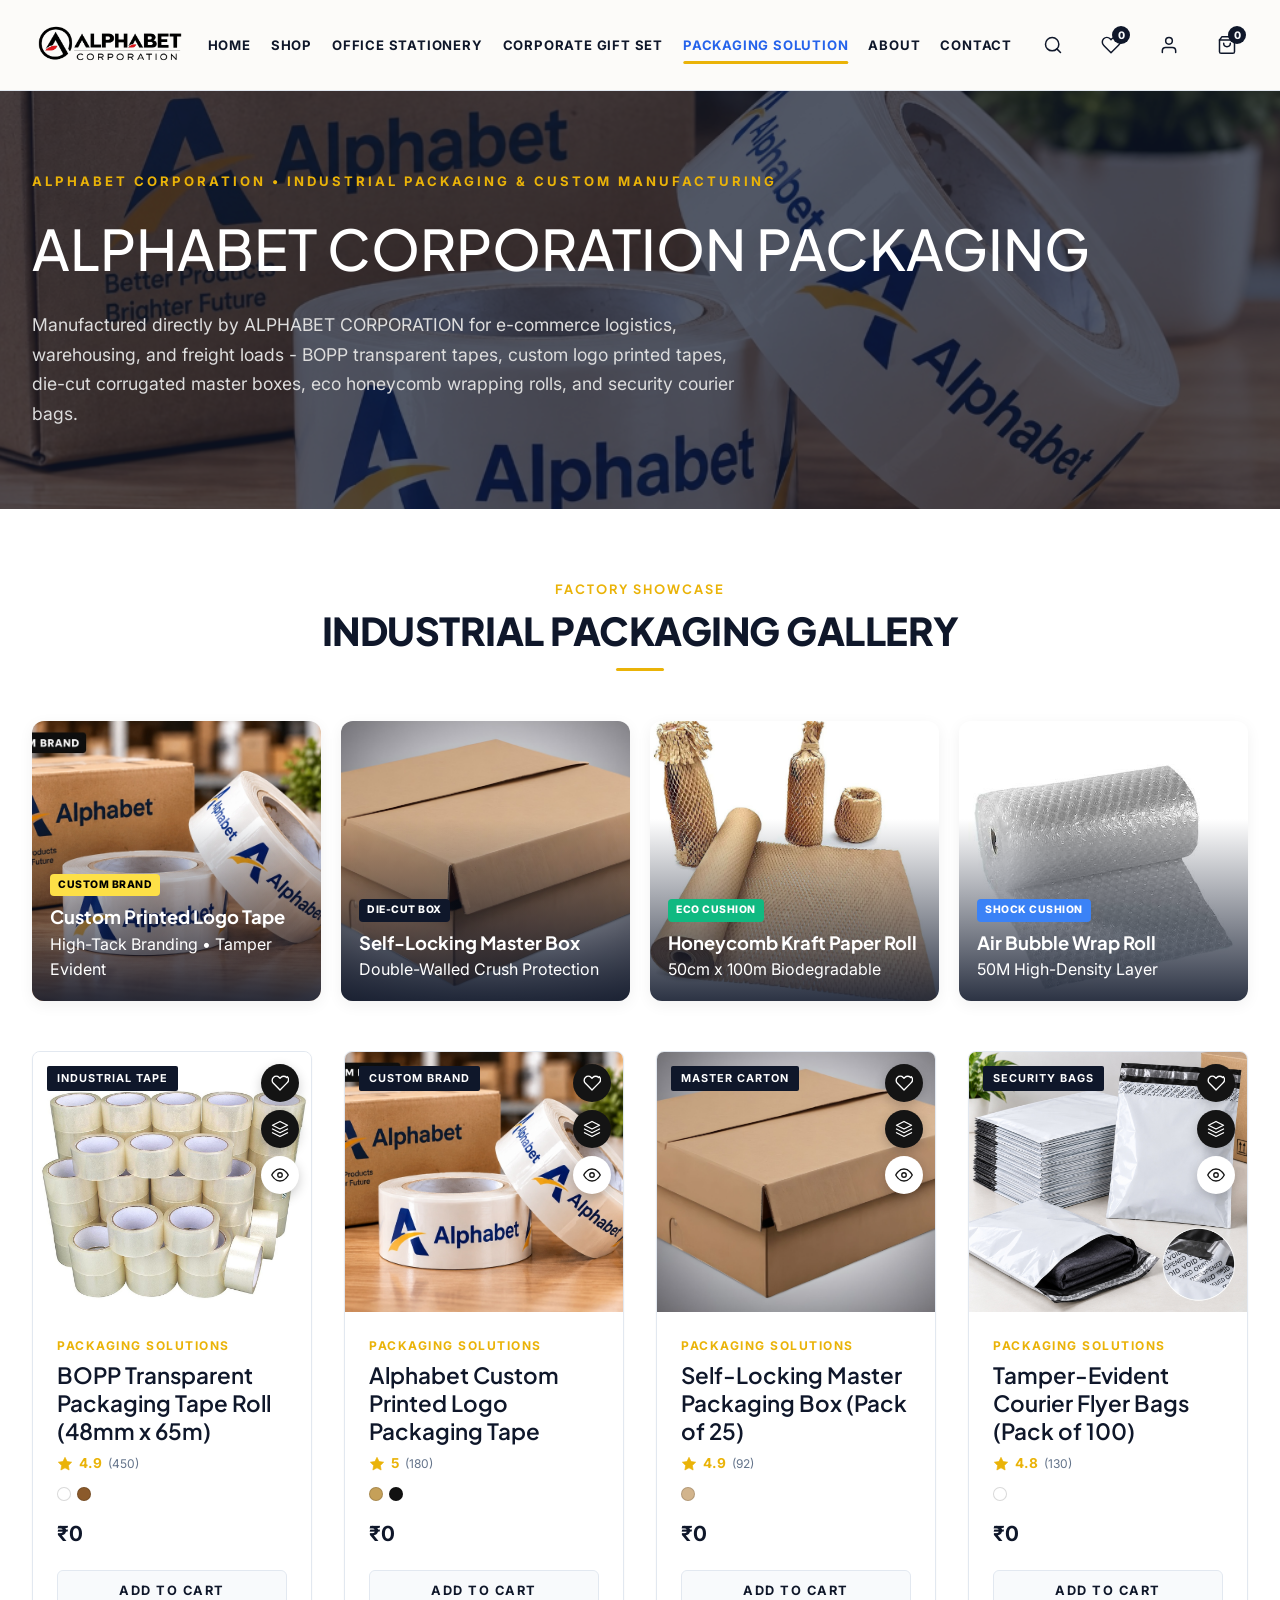
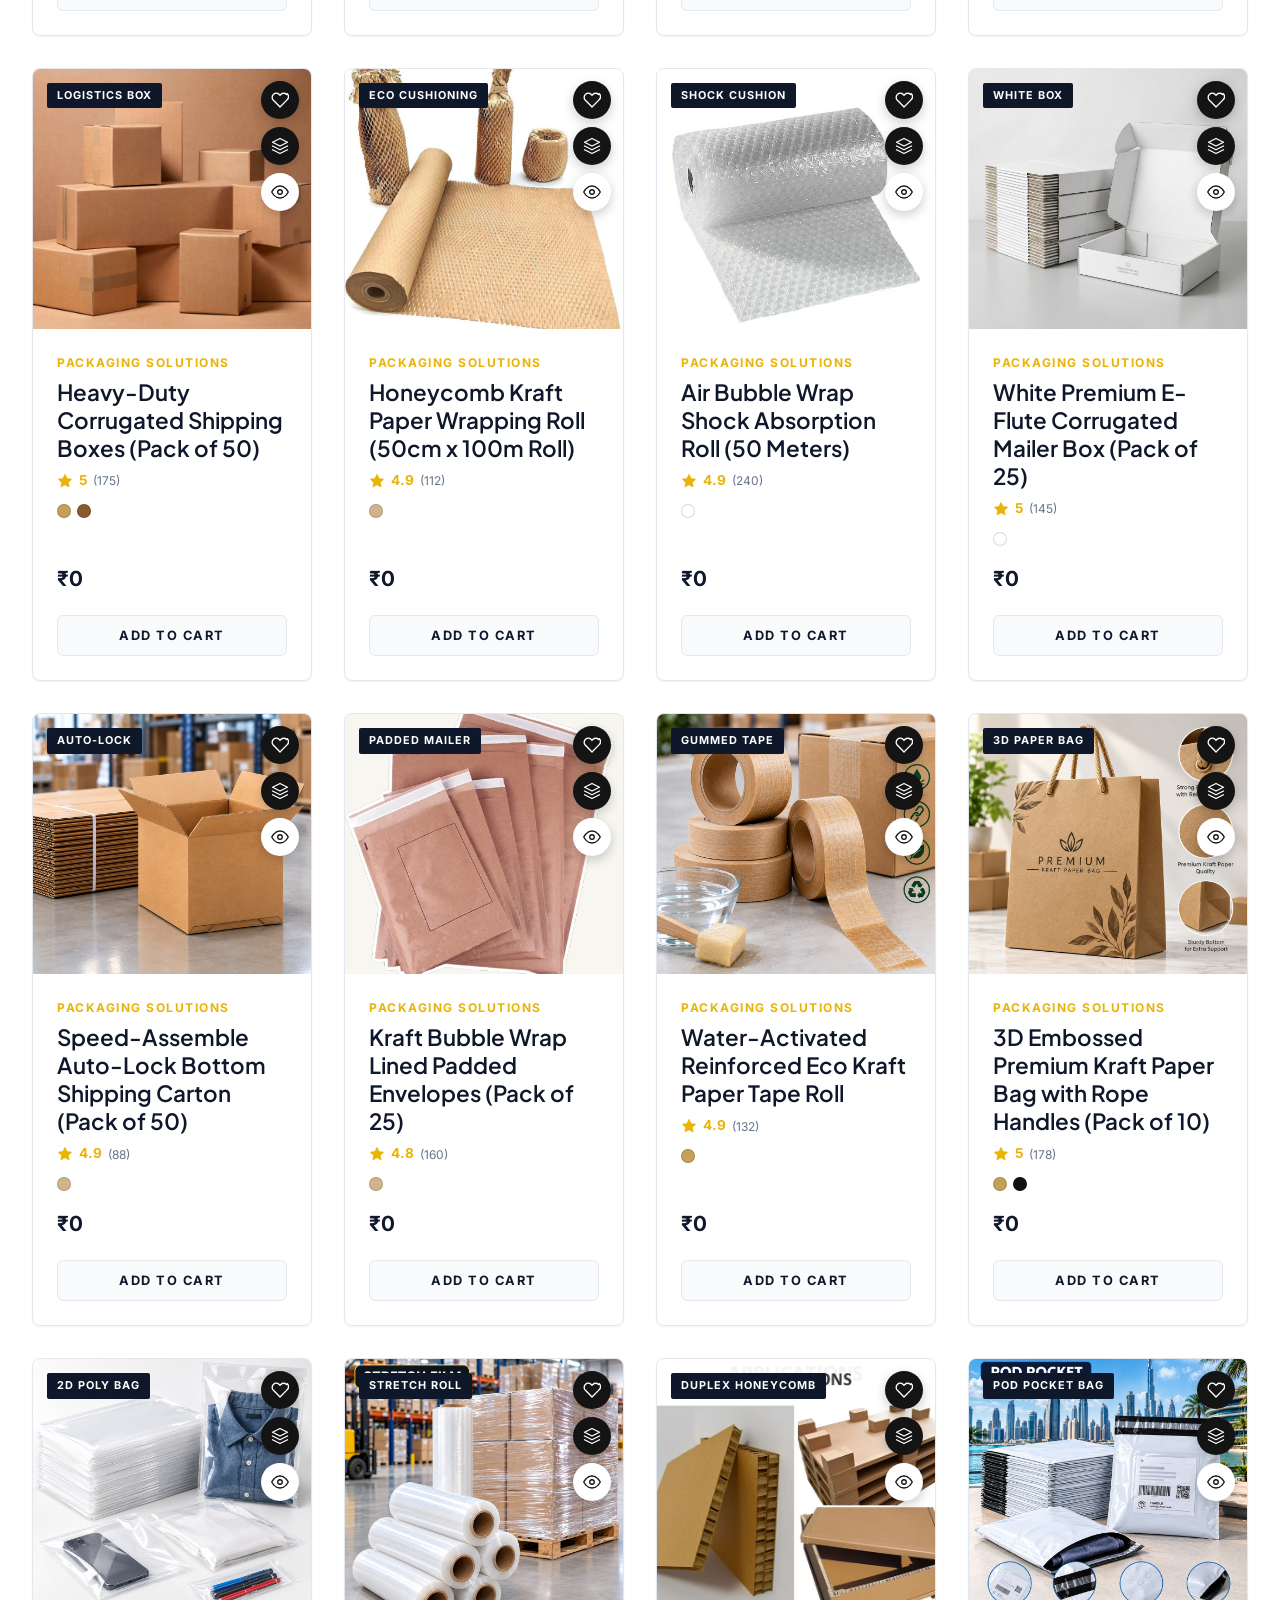
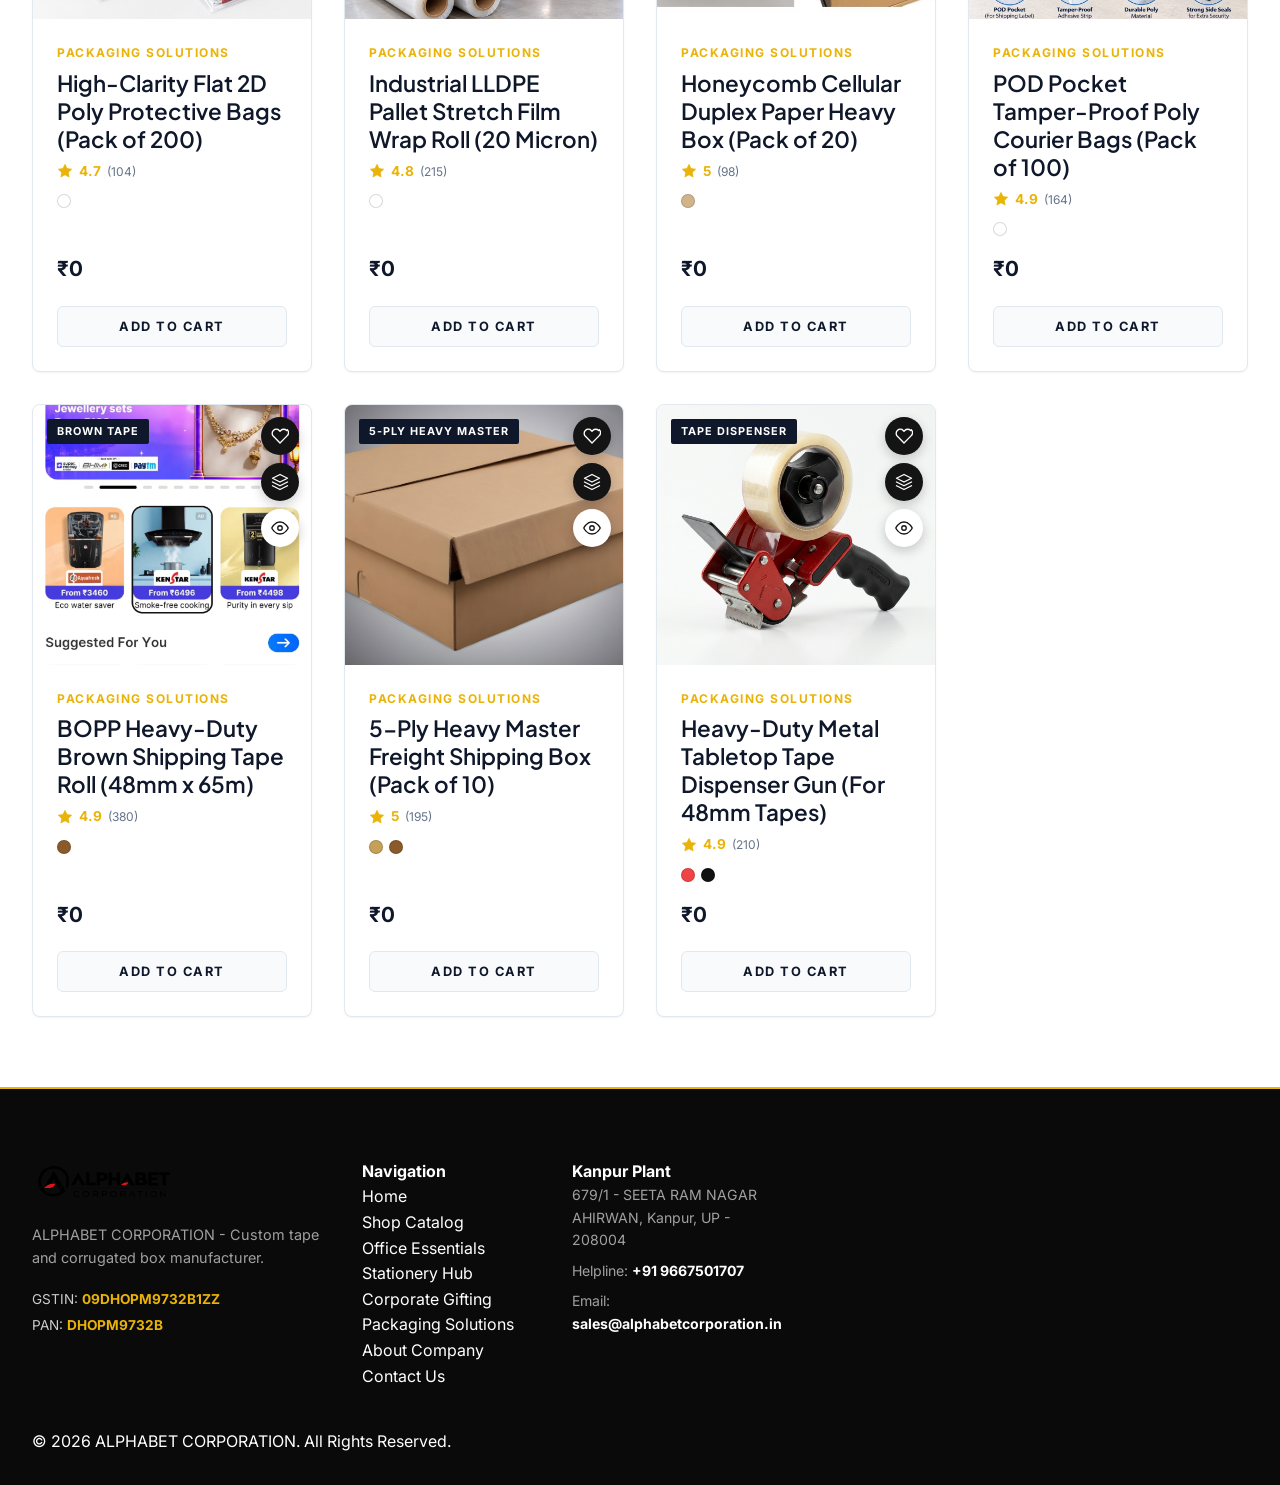
<file: packaging.html>
<!DOCTYPE html>
<html lang="en">
<head>
  <meta charset="UTF-8">
  <meta name="viewport" content="width=device-width, initial-scale=1.0">
  <title>Packaging Solutions & Custom Tapes | ALPHABET CORPORATION</title>
  <meta name="description" content="ALPHABET packaging solutions - BOPP transparent packaging tape, custom logo printed tape, corrugated die-cut boxes, honeycomb kraft paper rolls, courier bags, and bubble wrap.">
  <meta name="keywords" content="ALPHABET packaging, BOPP tape, custom logo tape, corrugated shipping box, honeycomb wrap, courier flyer bag, bubble wrap roll">
  
  <link rel="stylesheet" href="Asset/alpha.css">
  <script src="Asset/alpha.js" defer></script>
</head>
<body>

  <!-- Sticky Luxury Header -->
  <header class="site-header" id="header">
    <div class="container header-inner">
      <a href="index.html" class="brand-logo-wrapper" style="display:flex; align-items:center; text-decoration:none;">
        <img src="Asset/brand_header_logo.png" alt="ALPHABET CORPORATION" style="height:52px; width:auto; max-width:280px; object-fit:contain;">
      </a>

      <!-- Main Editorial Navigation -->
      <nav class="nav-links-wrapper" id="navLinksWrapper" aria-label="Main Navigation">
        <a href="index.html" class="nav-item-link">HOME</a>
        <a href="shop.html" class="nav-item-link">SHOP</a>
        <a href="office.html" class="nav-item-link">OFFICE STATIONERY</a>
        <a href="gifting.html" class="nav-item-link">CORPORATE GIFT SET</a>
        <a href="packaging.html" class="nav-item-link active">PACKAGING SOLUTION</a>
        <a href="about.html" class="nav-item-link">ABOUT</a>
        <a href="contact.html" class="nav-item-link">CONTACT</a>
      </nav>

      <!-- Right Header Action Icons -->
      <div class="header-right-icons">
        <button class="icon-btn-header" onclick="openSearchOverlay()" title="Search Products" aria-label="Search">
          <svg class="svg-icon" viewBox="0 0 24 24"><circle cx="11" cy="11" r="8"></circle><line x1="21" y1="21" x2="16.65" y2="16.65"></line></svg>
        </button>
        <button class="icon-btn-header" onclick="openCartDrawer()" title="Wishlist" aria-label="Wishlist">
          <svg class="svg-icon" viewBox="0 0 24 24"><path d="M20.84 4.61a5.5 5.5 0 0 0-7.78 0L12 5.67l-1.06-1.06a5.5 5.5 0 0 0-7.78 7.78l1.06 1.06L12 21.23l8.72-8.72 1.06-1.06a5.5 5.5 0 0 0 0-7.78z"></path></svg>
          <span class="badge-count" id="wishlistBadgeCount">0</span>
        </button>
        <button class="icon-btn-header" onclick="openCheckoutModal()" title="User Account" aria-label="User Account">
          <svg class="svg-icon" viewBox="0 0 24 24"><path d="M20 21v-2a4 4 0 0 0-4-4H8a4 4 0 0 0-4 4v2"></path><circle cx="12" cy="7" r="4"></circle></svg>
        </button>
        <button class="icon-btn-header" id="cartBtnHeader" title="Shopping Bag" aria-label="Shopping Bag">
          <svg class="svg-icon" viewBox="0 0 24 24"><path d="M6 2L3 6v14a2 2 0 0 0 2 2h14a2 2 0 0 0 2-2V6l-3-4z"></path><line x1="3" y1="6" x2="21" y2="6"></line><path d="M16 10a4 4 0 0 1-8 0"></path></svg>
          <span class="badge-count" id="cartBadgeCount">0</span>
        </button>

        <button class="hamburger-btn" id="hamburgerBtn" aria-label="Toggle navigation menu">
          <svg class="svg-icon" viewBox="0 0 24 24"><line x1="3" y1="12" x2="21" y2="12"></line><line x1="3" y1="6" x2="21" y2="6"></line><line x1="3" y1="18" x2="21" y2="18"></line></svg>
        </button>
      </div>
    </div>
  </header>

  <!-- Cart Drawer -->
  <div class="drawer-backdrop" id="cartDrawerOverlay">
    <div class="slide-drawer">
      <div class="drawer-header">
        <h3>Shopping Bag</h3>
        <button class="drawer-close-btn" id="closeCartDrawer">✕</button>
      </div>
      <div class="drawer-body" id="cartDrawerBody"></div>
      <div class="drawer-footer">
        <div style="display:flex; justify-content:space-between; margin-bottom:8px; font-size:0.95rem;"><span>Subtotal:</span><strong id="cartSubtotalText">₹0</strong></div>
        <div style="display:flex; justify-content:space-between; font-size:1.15rem; font-weight:800; border-top:1px dashed var(--border-light); padding-top:10px; margin-bottom:20px;"><span>Total:</span><strong id="cartTotalText">₹0</strong></div>
        <button class="btn-editorial btn-gold" style="width: 100%;" onclick="openCheckoutModal()">PROCEED TO CHECKOUT &rarr;</button>
      </div>
    </div>
  </div>

  <main>
    <!-- Banner -->
    <section style="background: var(--bg-dark); color: #ffffff; padding: 80px 0; position: relative; overflow: hidden;">
      <div style="position: absolute; inset:0; background: url('Asset/custom_printed_tape.jpg') center/cover; opacity: 0.28;"></div>
      <div class="container" style="position: relative; z-index: 2;">
        <span style="font-size: 0.82rem; font-weight: 700; text-transform: uppercase; letter-spacing: 3px; color: var(--accent-gold); display: block; margin-bottom: 12px;">ALPHABET CORPORATION &bull; Industrial Packaging &amp; Custom Manufacturing</span>
        <h1 class="page-hero-title" style="font-family: var(--font-serif); font-size: clamp(1.6rem, 5vw, 3.5rem); font-weight: 500; margin-bottom: 16px; word-break: break-word; overflow-wrap: break-word;">ALPHABET CORPORATION PACKAGING</h1>
        <p style="font-size: 1.1rem; color: #dddddd; max-width: 720px; line-height: 1.7;">
          Manufactured directly by ALPHABET CORPORATION for e-commerce logistics, warehousing, and freight loads - BOPP transparent tapes, custom logo printed tapes, die-cut corrugated master boxes, eco honeycomb wrapping rolls, and security courier bags.
        </p>
      </div>
    </section>

    <!-- Interactive Packaging Gallery -->
    <section style="padding: 70px 0; background: var(--bg-white);">
      <div class="container">
        <div class="section-header">
          <span class="section-subtitle-tag">Factory Showcase</span>
          <h2 class="section-title-editorial">INDUSTRIAL PACKAGING GALLERY</h2>
          <div class="gold-divider"></div>
        </div>

        <!-- Showcase Gallery Grid -->
        <div class="showcase-gallery-grid-4col">
          <div class="showcase-gallery-card">
            <img src="Asset/custom_printed_tape.jpg" alt="Custom Printed Tape">
            <div class="showcase-card-overlay">
              <span class="showcase-tag tag-gold">Custom Brand</span>
              <h4 style="font-family:var(--font-serif); font-size:1.15rem;">Custom Printed Logo Tape</h4>
              <p>High-Tack Branding &bull; Tamper Evident</p>
            </div>
          </div>

          <div class="showcase-gallery-card">
            <img src="Asset/corrugated_box.png" alt="Corrugated Box">
            <div class="showcase-card-overlay">
              <span class="showcase-tag tag-dark">Die-Cut Box</span>
              <h4 style="font-family:var(--font-serif); font-size:1.15rem;">Self-Locking Master Box</h4>
              <p>Double-Walled Crush Protection</p>
            </div>
          </div>

          <div class="showcase-gallery-card">
            <img src="Asset/honeycomb_wrap.png" alt="Honeycomb Paper">
            <div class="showcase-card-overlay">
              <span class="showcase-tag tag-green">Eco Cushion</span>
              <h4 style="font-family:var(--font-serif); font-size:1.15rem;">Honeycomb Kraft Paper Roll</h4>
              <p>50cm x 100m Biodegradable</p>
            </div>
          </div>

          <div class="showcase-gallery-card">
            <img src="Asset/bubble_wrap_roll.png" alt="Bubble Wrap Roll">
            <div class="showcase-card-overlay">
              <span class="showcase-tag tag-blue">Shock Cushion</span>
              <h4 style="font-family:var(--font-serif); font-size:1.15rem;">Air Bubble Wrap Roll</h4>
              <p>50M High-Density Layer</p>
            </div>
          </div>
        </div>

        <!-- Packaging Grid -->
        <div class="product-grid-4col" id="packagingGrid">
          <!-- Rendered dynamically by alpha.js -->
        </div>

      </div>
    </section>
  </main>

  <!-- Modals -->
  <div class="modal-overlay" id="quickViewModal"><div class="modal-box modal-lg"><button class="modal-close-btn" onclick="closeQuickView()">✕</button><div id="quickViewContent"></div></div></div>
  <div class="modal-overlay" id="checkoutModal"><div class="modal-box"><button class="modal-close-btn" onclick="closeCheckoutModal()">✕</button><form id="checkoutForm"><div style="margin-bottom: 12px;"><label style="font-size: 0.8rem; font-weight: 700;">Full Name *</label><input type="text" id="chkName" required style="width: 100%; padding: 10px; border: 1px solid var(--border-light); margin-top: 4px;"></div><div style="margin-bottom: 12px;"><label style="font-size: 0.8rem; font-weight: 700;">Email *</label><input type="email" id="chkEmail" required style="width: 100%; padding: 10px; border: 1px solid var(--border-light); margin-top: 4px;"></div><div style="margin-bottom: 12px;"><label style="font-size: 0.8rem; font-weight: 700;">Phone *</label><input type="tel" id="chkPhone" required style="width: 100%; padding: 10px; border: 1px solid var(--border-light); margin-top: 4px;"></div><div style="margin-bottom: 16px;"><label style="font-size: 0.8rem; font-weight: 700;">Address *</label><textarea id="chkAddress" rows="3" required style="width: 100%; padding: 10px; border: 1px solid var(--border-light); margin-top: 4px;"></textarea></div><div style="margin-bottom: 20px;"><label style="font-size: 0.8rem; font-weight: 700; display: block; margin-bottom: 6px;">Payment Mode</label><label style="margin-right: 16px; font-size: 0.85rem;"><input type="radio" name="chkPayment" value="invoice" checked> Bank Transfer / Proforma</label><label style="font-size: 0.85rem;"><input type="radio" name="chkPayment" value="cod"> Sample COD</label></div><div id="checkoutSummaryBox" style="background: var(--bg-body); padding: 14px; margin-bottom: 20px;"></div><button type="submit" class="btn-editorial btn-gold" style="width: 100%;">CONFIRM INVOICE</button></form></div></div>
  <div class="modal-overlay" id="receiptModal"><div class="modal-box"><button class="modal-close-btn" onclick="closeReceipt()">✕</button><div id="receiptContent"></div><div style="margin-top: 20px; display: flex; gap: 12px;"><button class="btn-editorial btn-gold" style="flex:1;" id="receiptWhatsAppBtn">SEND TO WHATSAPP</button><button class="btn-editorial btn-outline-white" style="flex:1; background:var(--text-dark); color:#fff;" onclick="window.print()">PRINT INVOICE</button></div></div></div>

  <!-- Corporate Footer -->
  <footer class="site-footer">
    <div class="container footer-grid">
      <div class="footer-col brand-col"><img src="Asset/brand_header_logo.png" alt="ALPHABET CORPORATION" style="height:48px; width:auto; margin-bottom:16px;"><p style="font-size: 0.9rem; color: #a0a0a0; line-height: 1.6; margin-bottom: 20px;">ALPHABET CORPORATION - Custom tape and corrugated box manufacturer.</p><div style="font-size:0.85rem; color:#cccccc;"><p style="margin-bottom:4px;">GSTIN: <strong style="color:var(--accent-gold);">09DHOPM9732B1ZZ</strong></p><p>PAN: <strong style="color:var(--accent-gold);">DHOPM9732B</strong></p></div></div>
      <div class="footer-col"><h4>Navigation</h4><ul><li><a href="index.html">Home</a></li><li><a href="shop.html">Shop Catalog</a></li><li><a href="office.html">Office Essentials</a></li><li><a href="stationery.html">Stationery Hub</a></li><li><a href="gifting.html">Corporate Gifting</a></li><li><a href="packaging.html">Packaging Solutions</a></li><li><a href="about.html">About Company</a></li><li><a href="contact.html">Contact Us</a></li></ul></div>
      <div class="footer-col"><h4>Kanpur Plant</h4><div style="font-size: 0.88rem; color: #a0a0a0; line-height: 1.6;"><p style="margin-bottom: 8px;">679/1 - SEETA RAM NAGAR AHIRWAN, Kanpur, UP - 208004</p><p style="margin-bottom: 8px;">Helpline: <strong style="color:#fff;">+91 9667501707</strong></p><p>Email: <strong style="color:#fff;">sales@alphabetcorporation.in</strong></p></div></div>
    </div>
    <div class="footer-bottom"><div class="container"><p>&copy; 2026 ALPHABET CORPORATION. All Rights Reserved.</p></div></div>
  </footer>

  <!-- Universal User-Friendly Live Search Overlay Modal -->
  <div class="search-overlay-backdrop" id="searchOverlayModal" onclick="closeSearchOverlay(event)">
    <div class="search-overlay-card" onclick="event.stopPropagation()">
      <div class="search-overlay-header">
        <div class="search-input-wrapper">
          <svg class="search-field-icon" viewBox="0 0 24 24" fill="none" stroke="currentColor" stroke-width="2">
            <circle cx="11" cy="11" r="8"></circle>
            <line x1="21" y1="21" x2="16.65" y2="16.65"></line>
          </svg>
          <input type="text" id="headerSearchInput" placeholder="Search stationery, A4 paper, packaging tapes, boxes..." autocomplete="off" oninput="handleHeaderSearchInput()">
          <button type="button" class="search-clear-btn" id="searchClearBtn" onclick="clearHeaderSearch()" style="display:none;" title="Clear Search">✕</button>
        </div>
        <button class="search-close-x" onclick="closeSearchOverlay()" title="Close Search (ESC)">✕</button>
      </div>

      <!-- Quick Trending Tags -->
      <div class="search-quick-tags-box" id="searchQuickTagsBox">
        <span class="quick-tag-label">POPULAR SEARCHES:</span>
        <div class="quick-tags-list">
          <button class="quick-tag-btn" onclick="setSearchQuery('A4 Copier Paper')">A4 Copier Paper</button>
          <button class="quick-tag-btn" onclick="setSearchQuery('BOPP Packaging Tape')">BOPP Clear Tape</button>
          <button class="quick-tag-btn" onclick="setSearchQuery('Corrugated Box')">Corrugated Box</button>
          <button class="quick-tag-btn" onclick="setSearchQuery('Stapler')">Stapler Set</button>
          <button class="quick-tag-btn" onclick="setSearchQuery('Marker')">Permanent Markers</button>
          <button class="quick-tag-btn" onclick="setSearchQuery('L-Folder')">L-Folder Sleeves</button>
          <button class="quick-tag-btn" onclick="setSearchQuery('Geometry Box')">Geometry Box</button>
          <button class="quick-tag-btn" onclick="setSearchQuery('Courier Bag')">Courier Bags</button>
        </div>
      </div>

      <!-- Live Search Results Grid / List -->
      <div class="search-results-container" id="searchResultsContainer">
        <!-- Rendered dynamically by alpha.js -->
      </div>
    </div>
  </div>

</body>
</html>
</file>
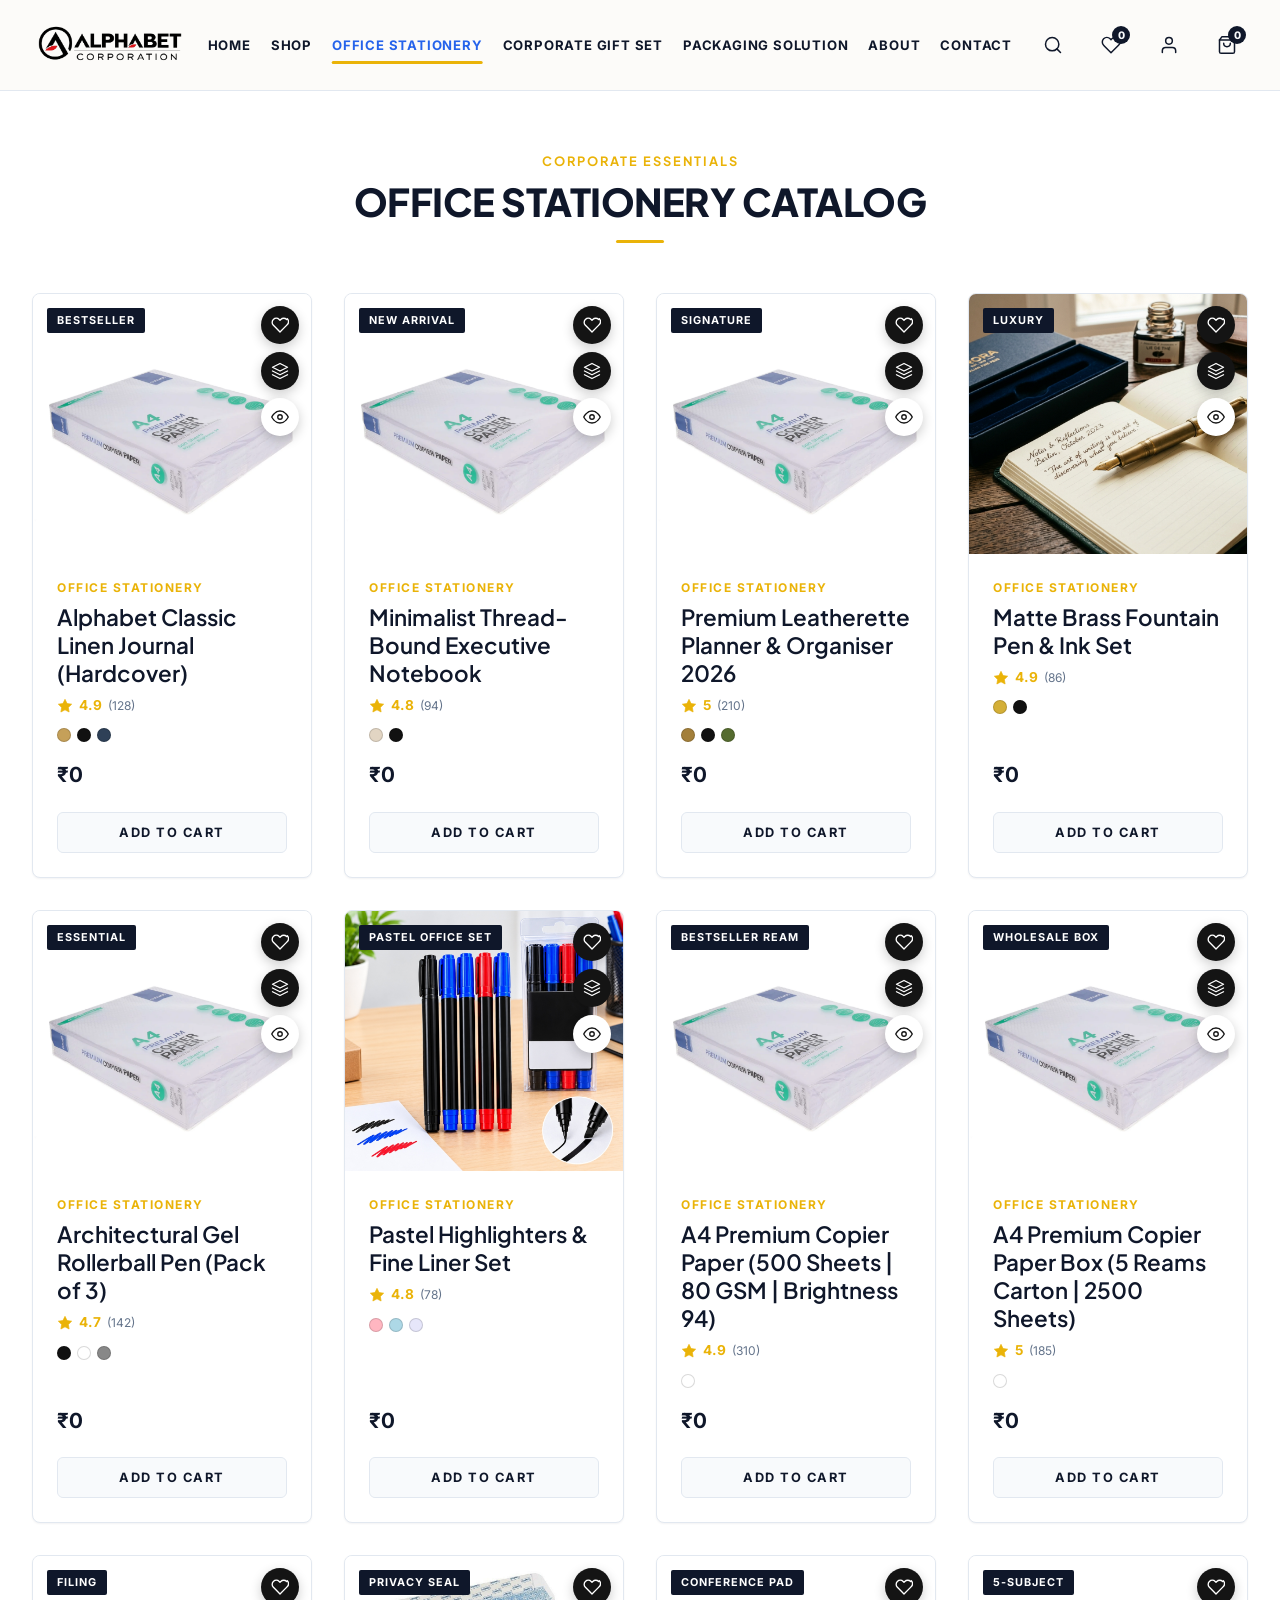
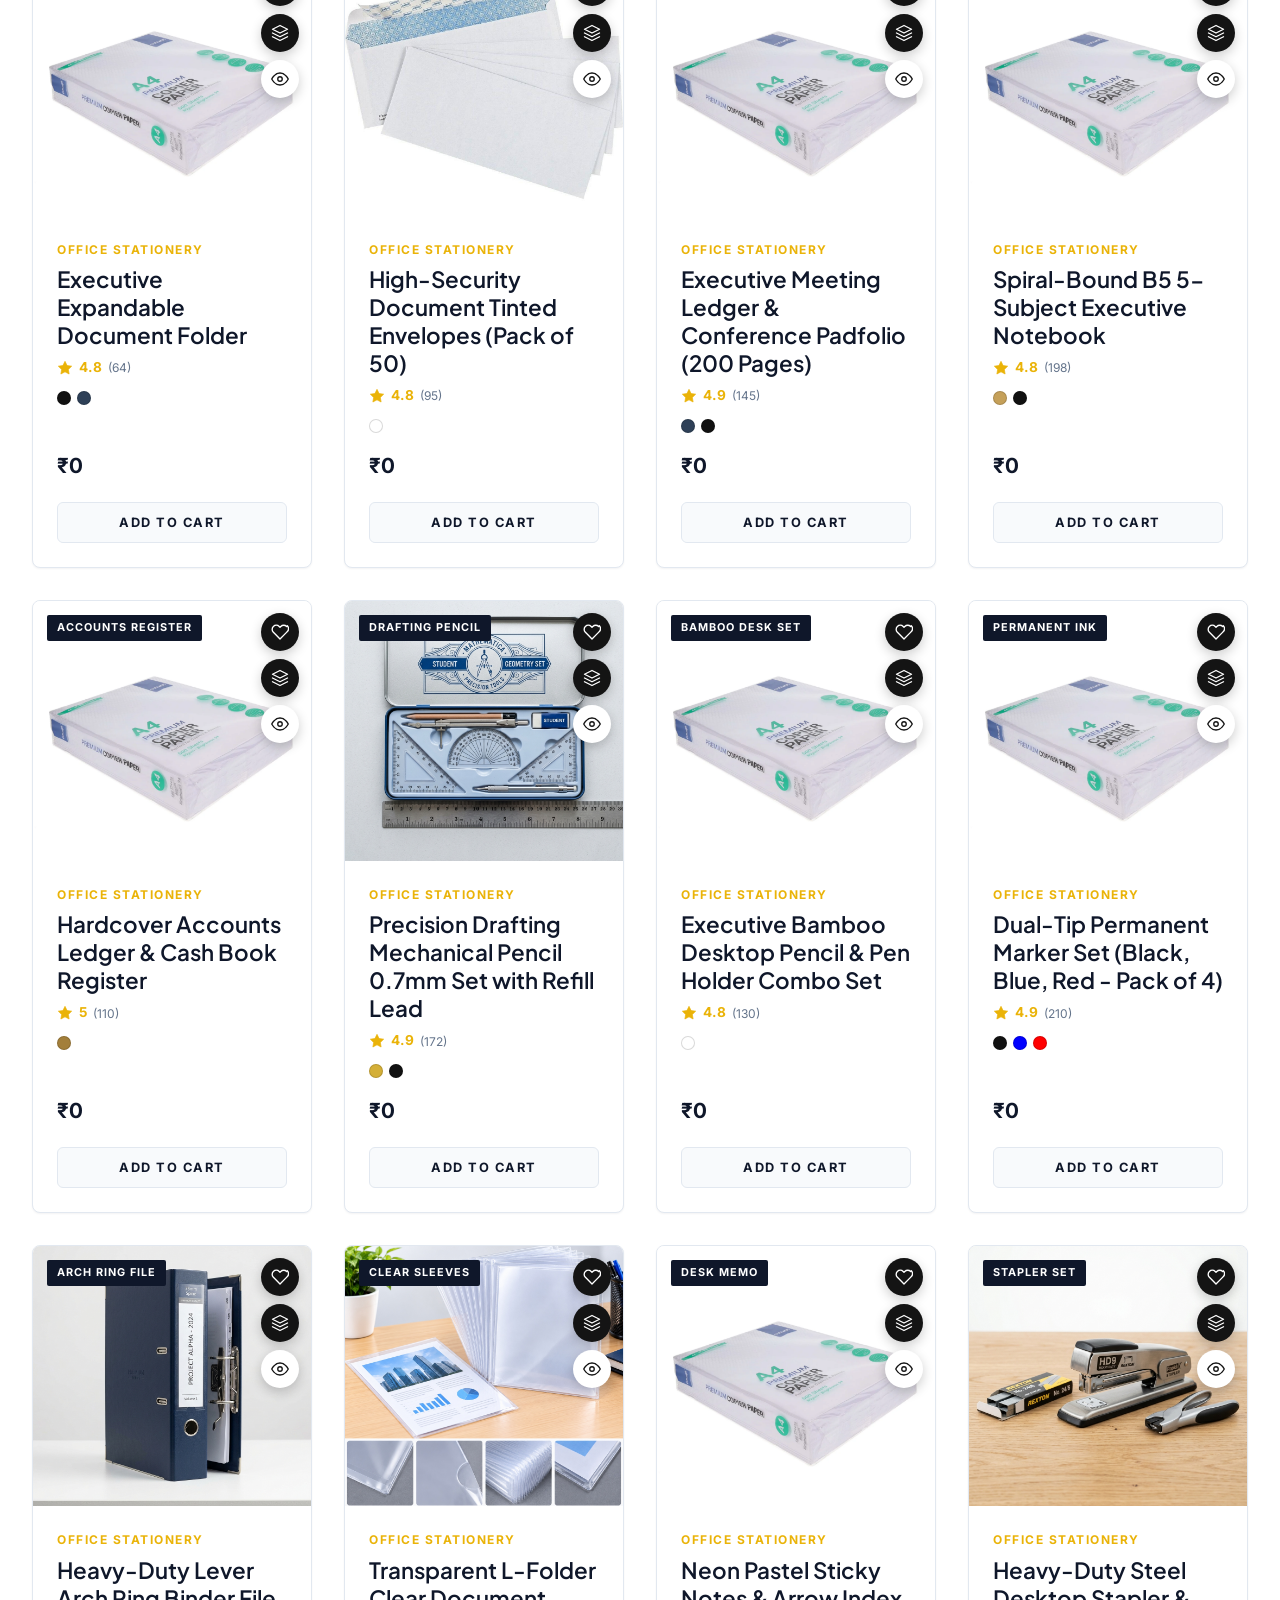
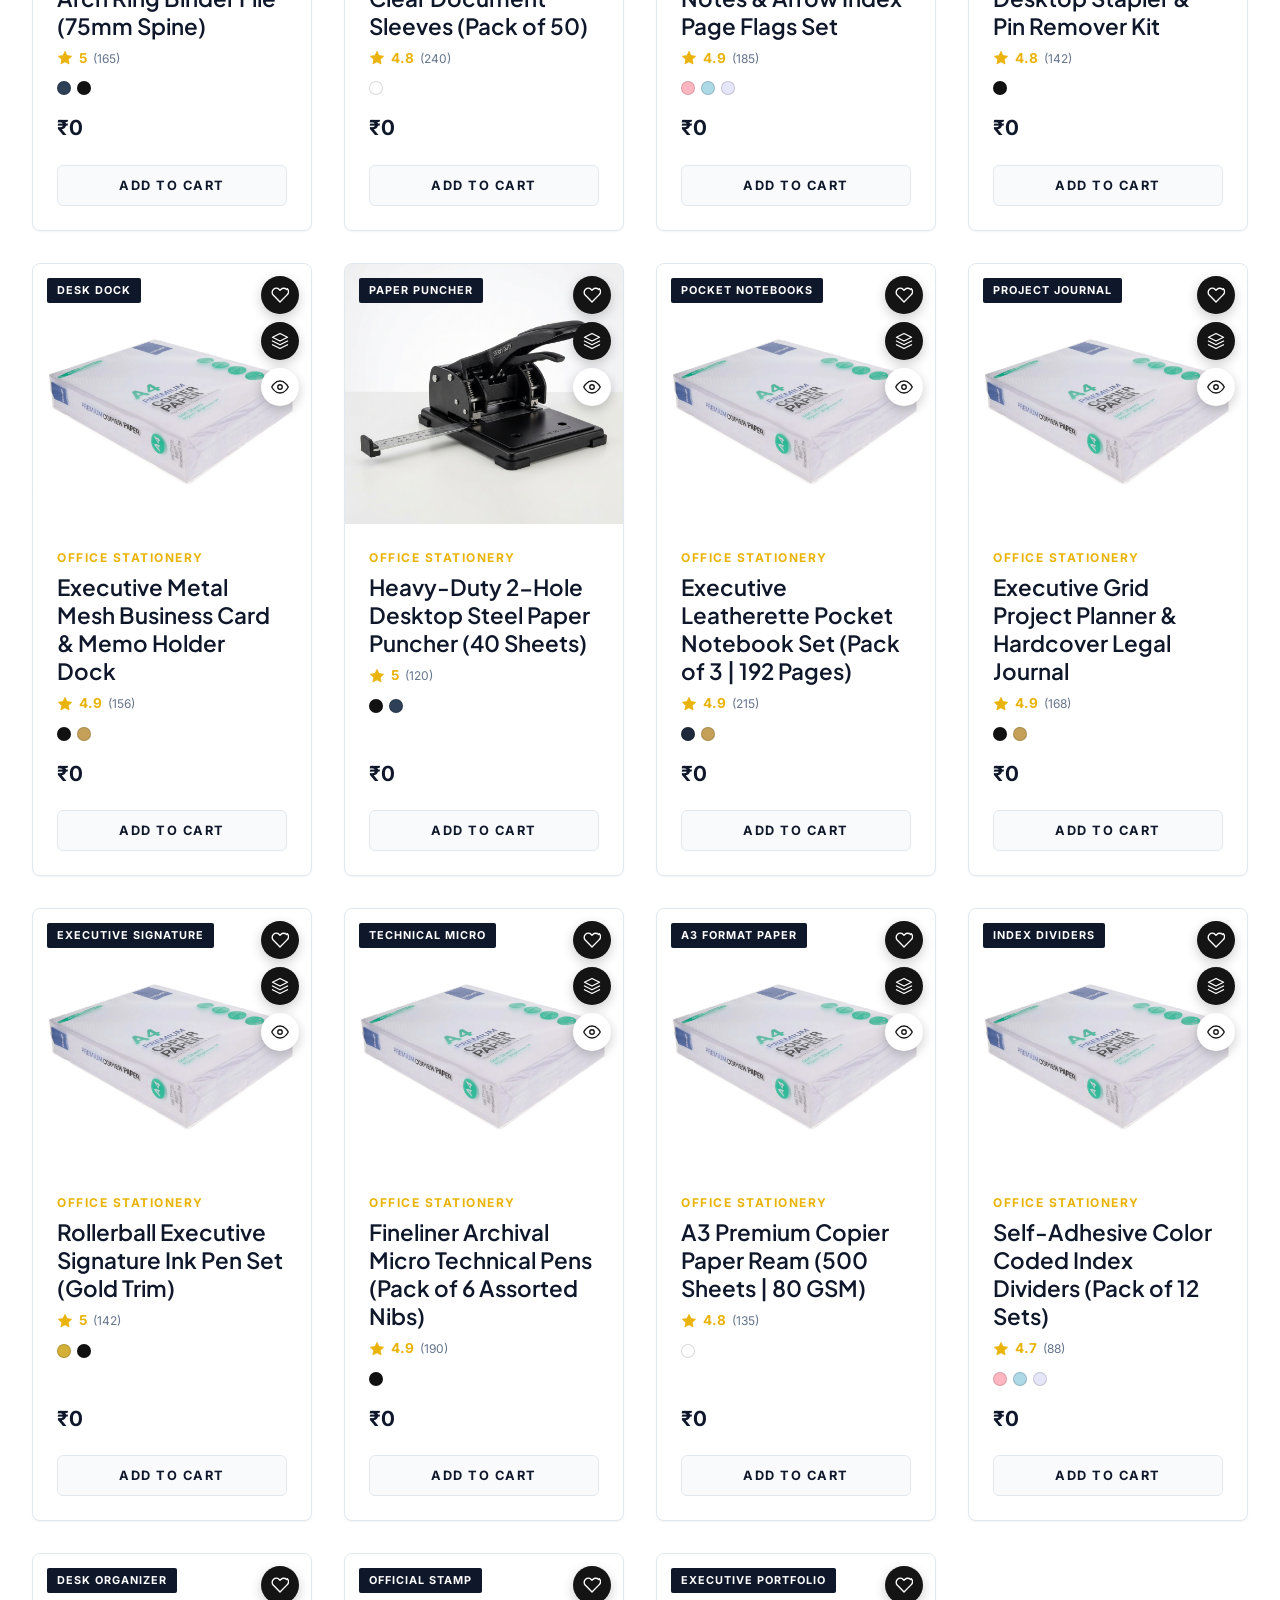
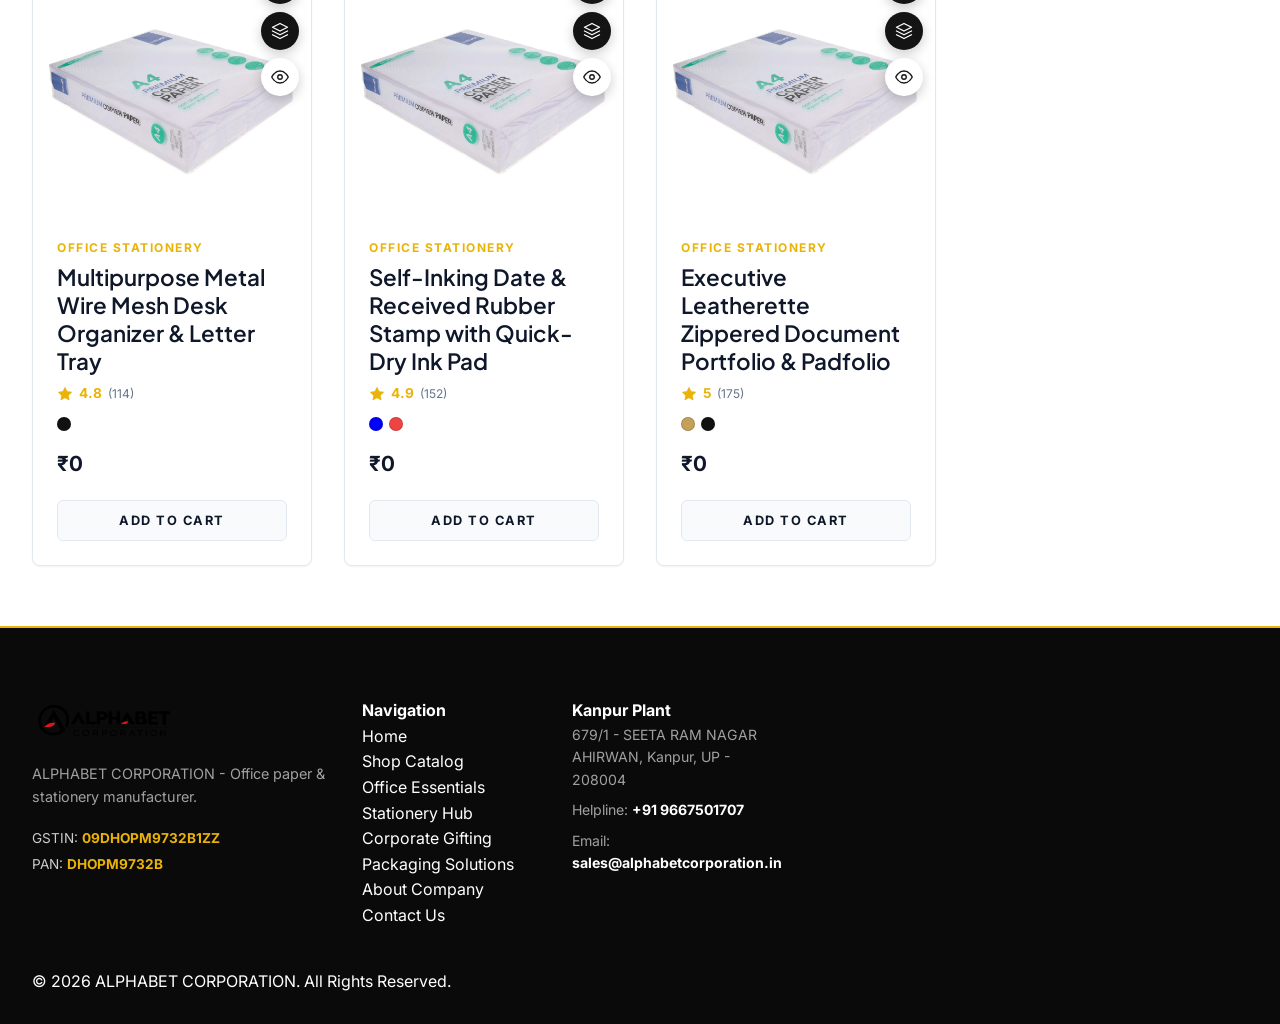
<file: school.html>
<!DOCTYPE html>
<html lang="en">
<head>
  <meta charset="UTF-8">
  <meta http-equiv="refresh" content="0; url=office.html">
  <title>Office Stationery | ALPHABET CORPORATION</title>
  <script>
    window.location.href = "office.html";
  </script>
</head>
<body>
  <p>Redirecting to <a href="office.html">Office Stationery</a>...</p>
</body>
</html>
</file>
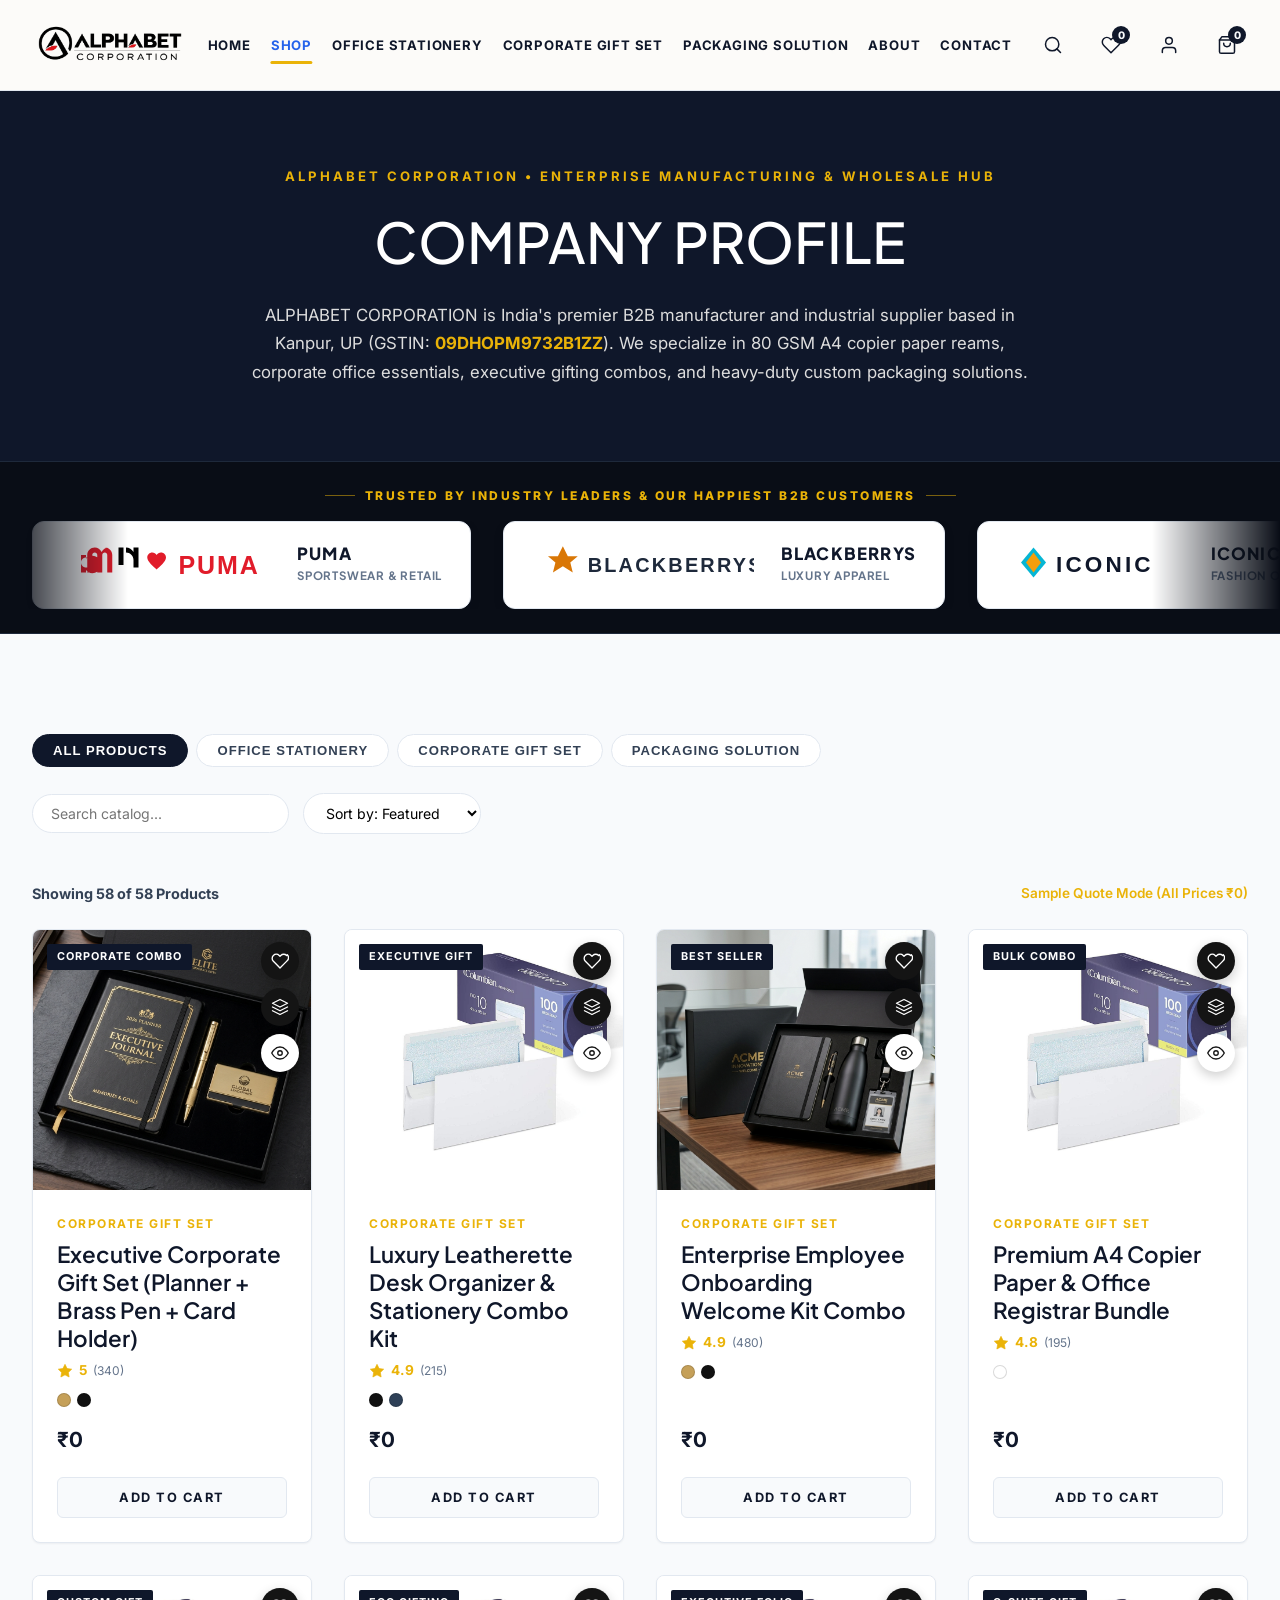
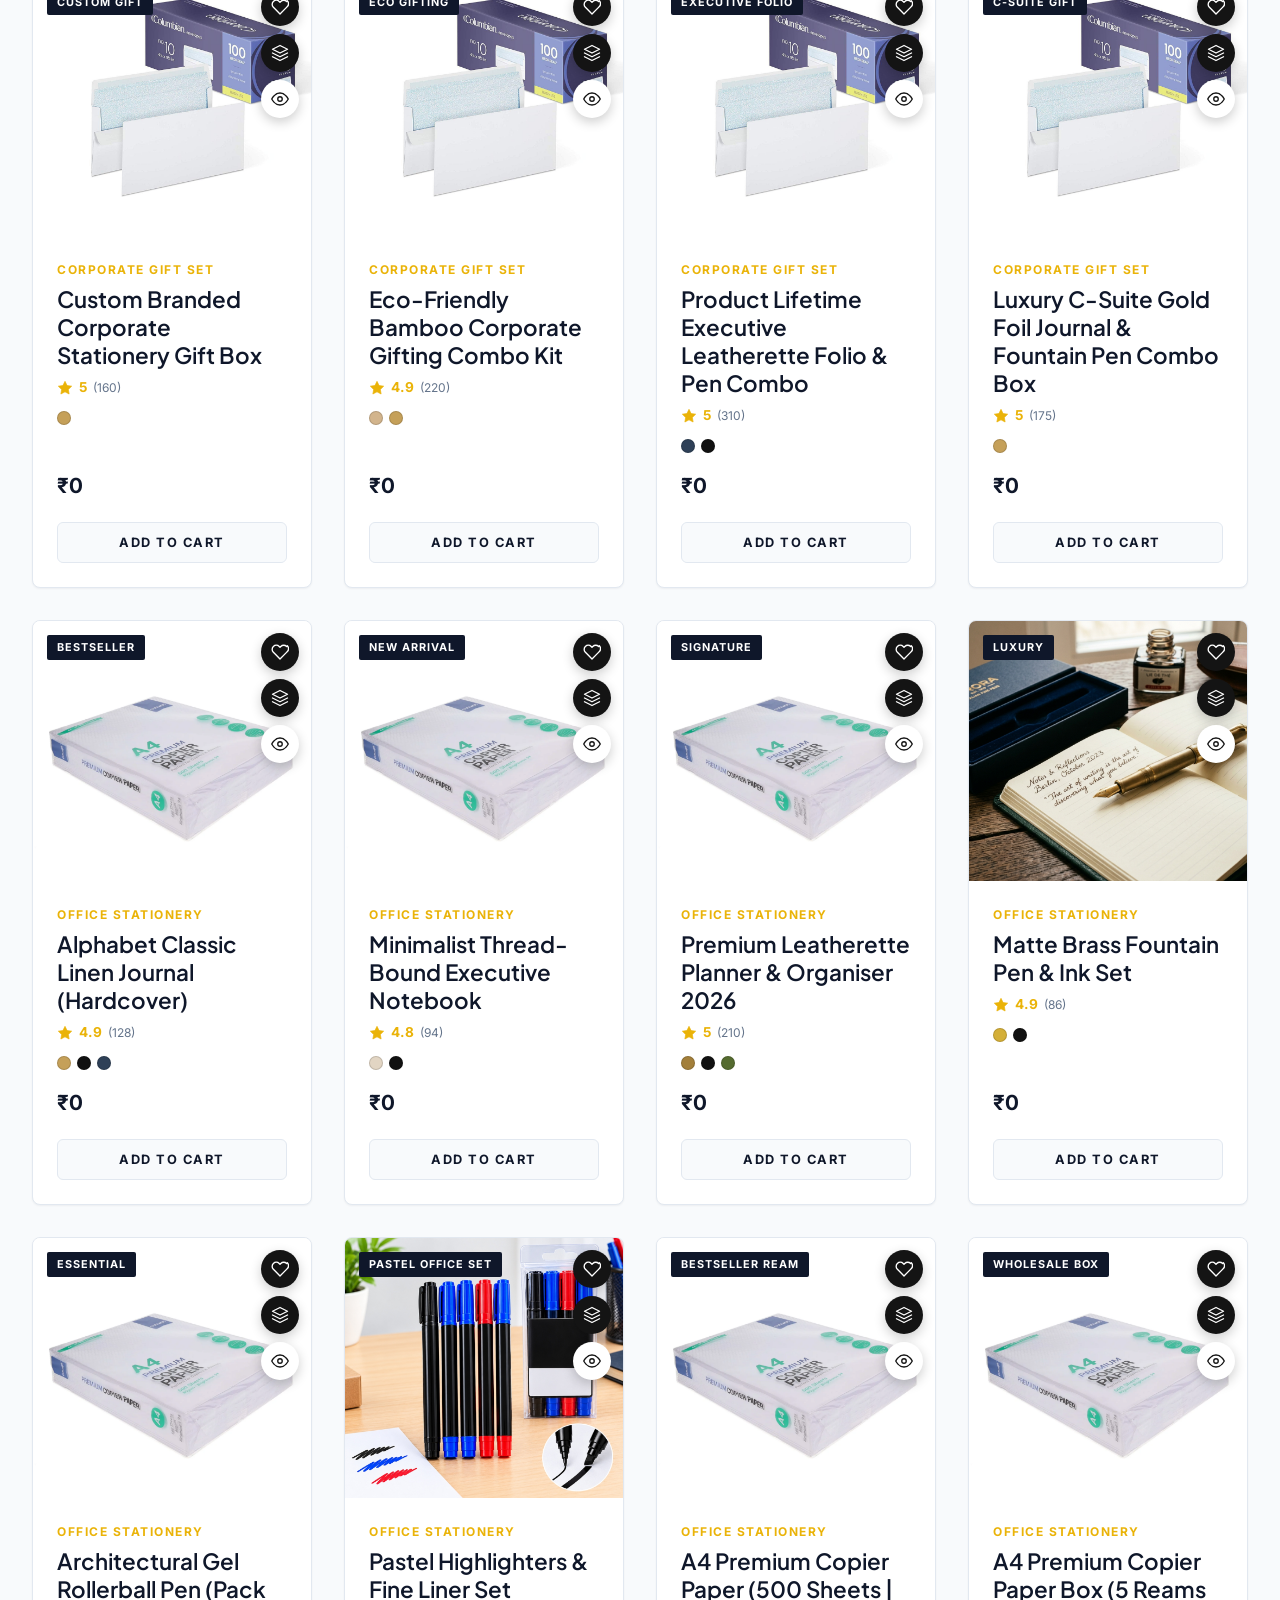
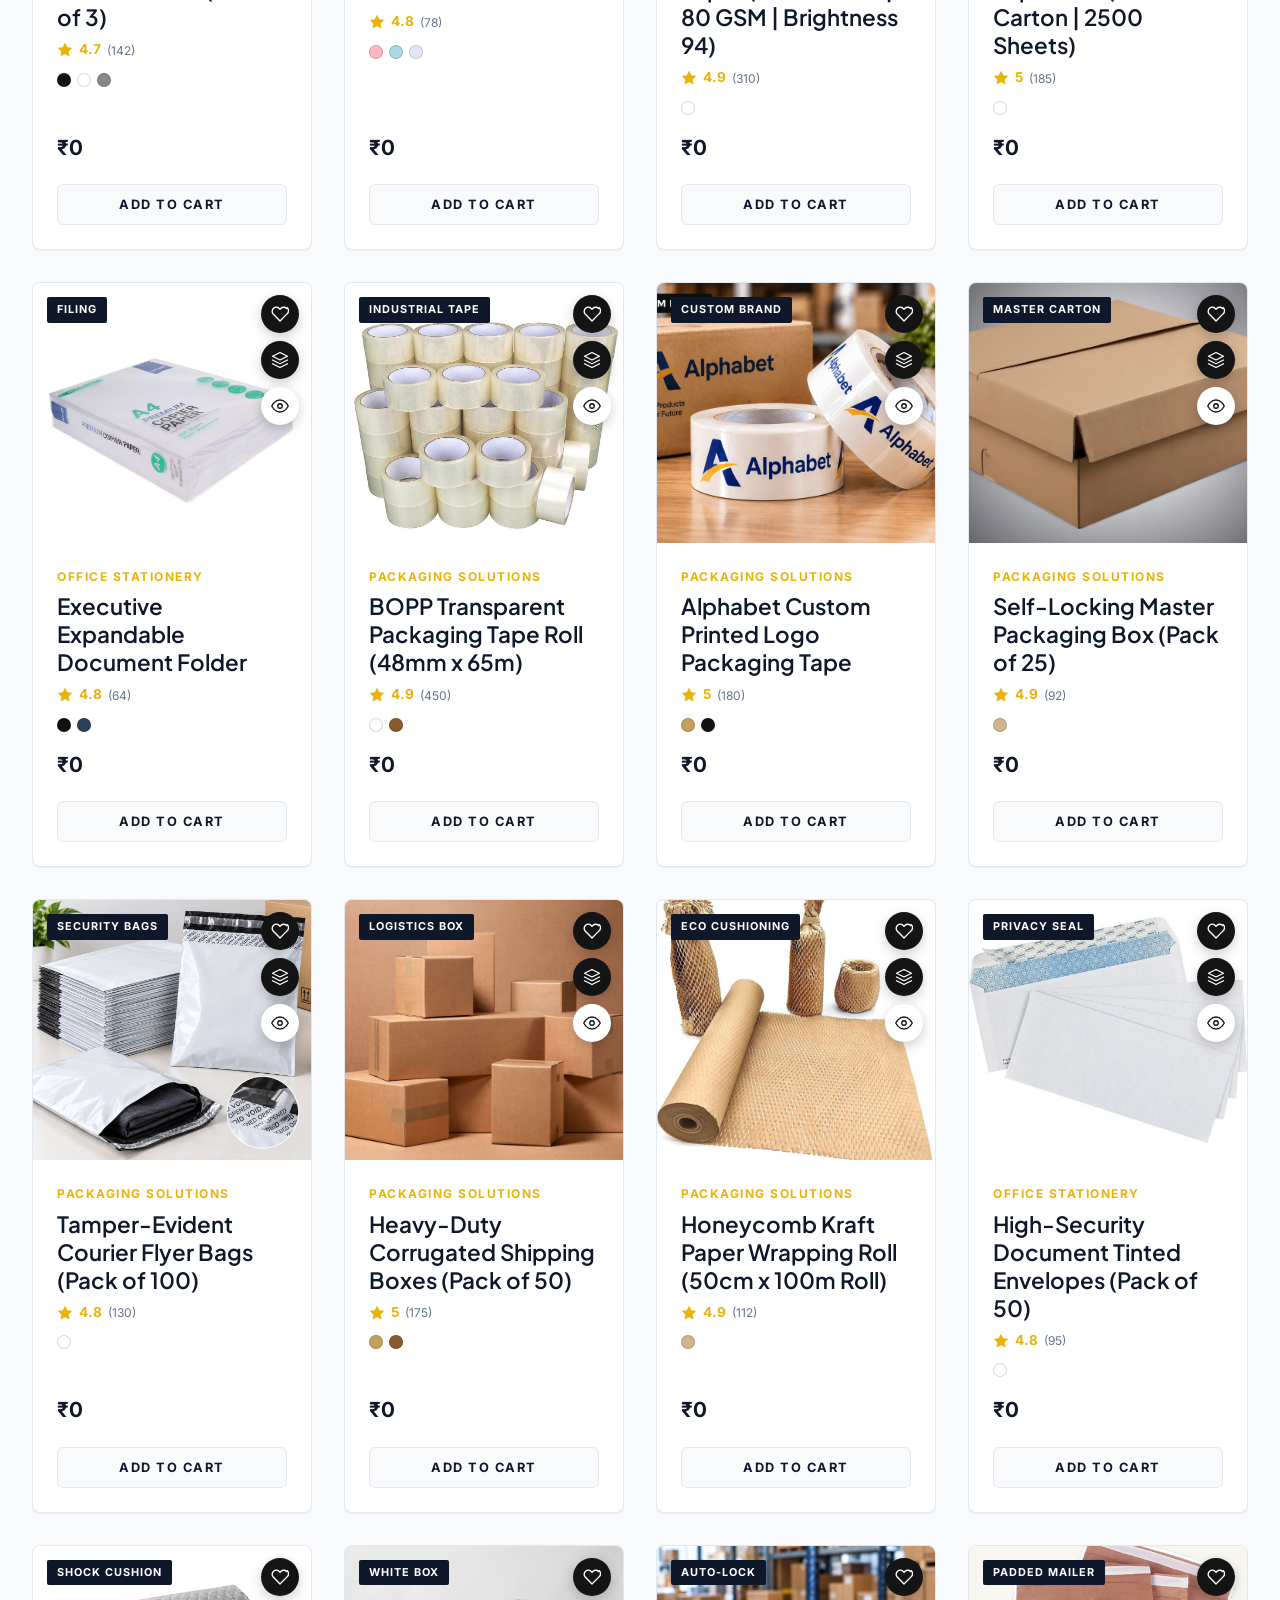
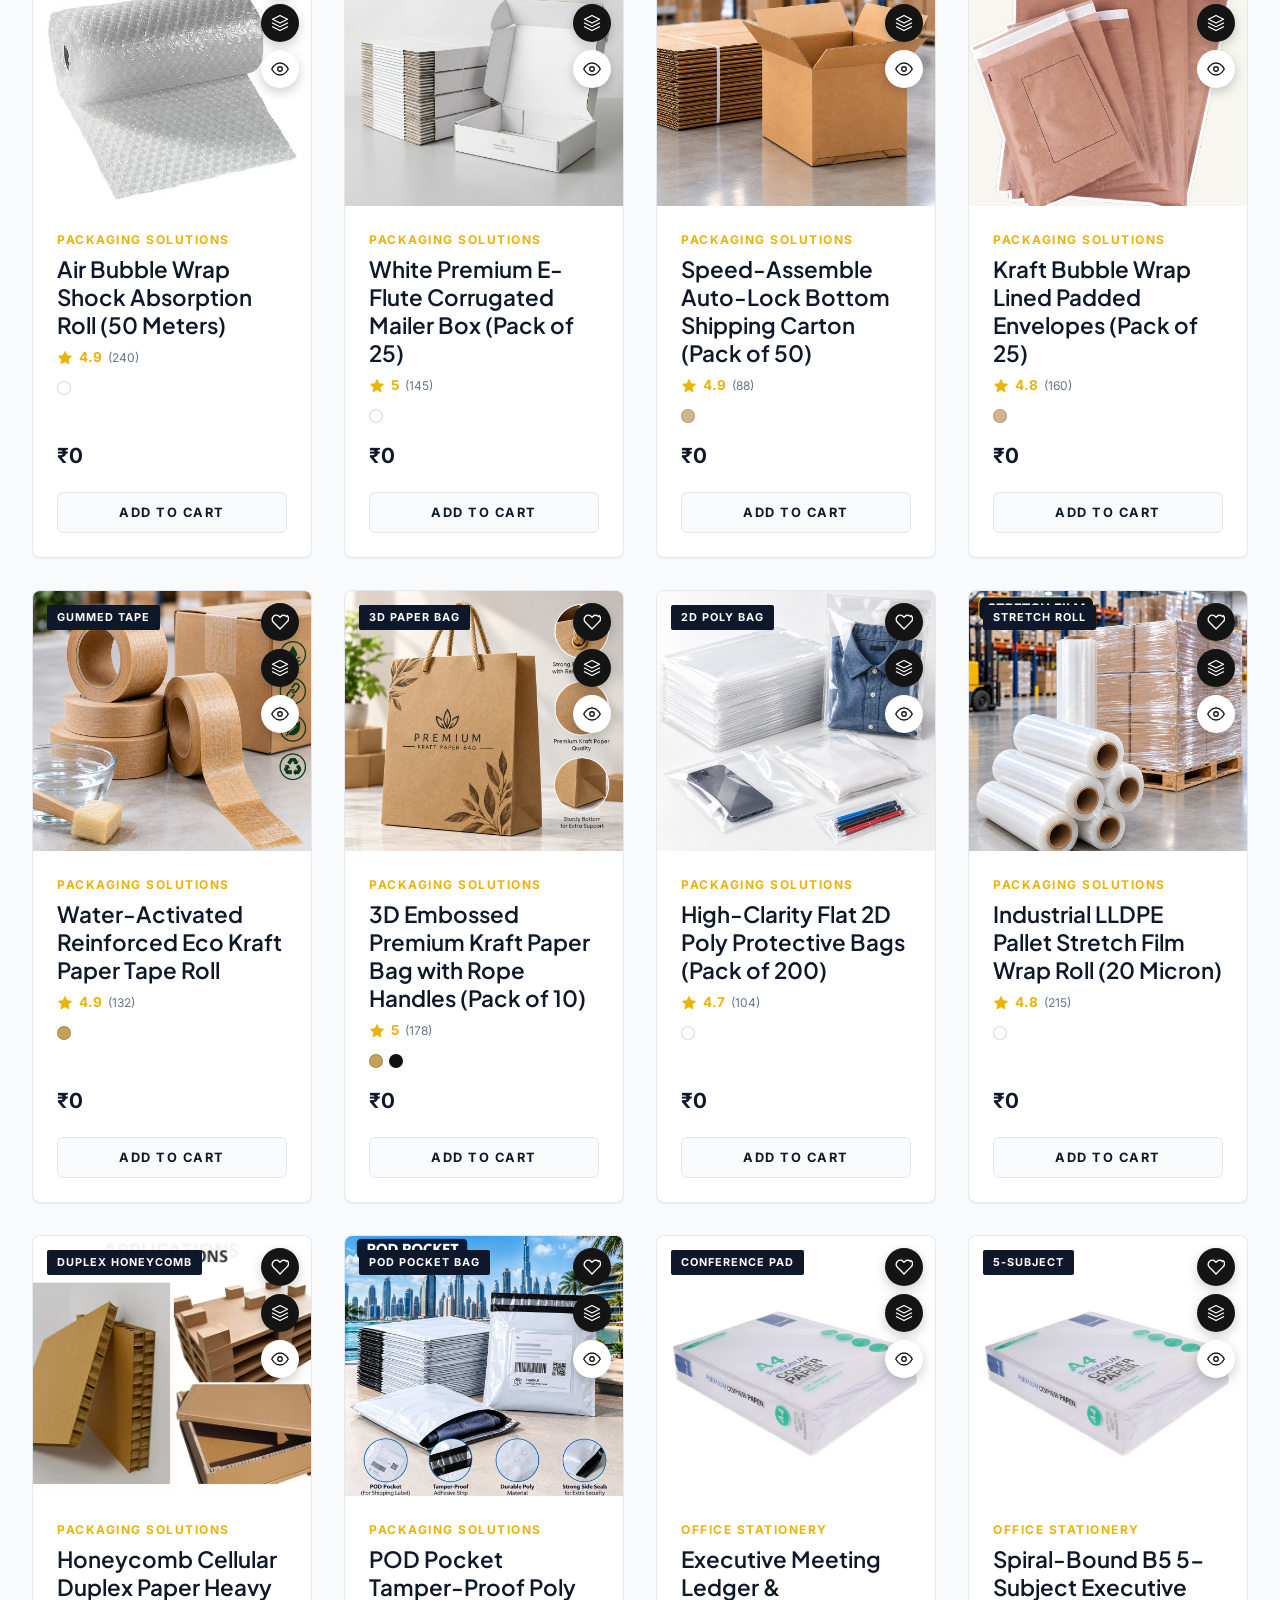
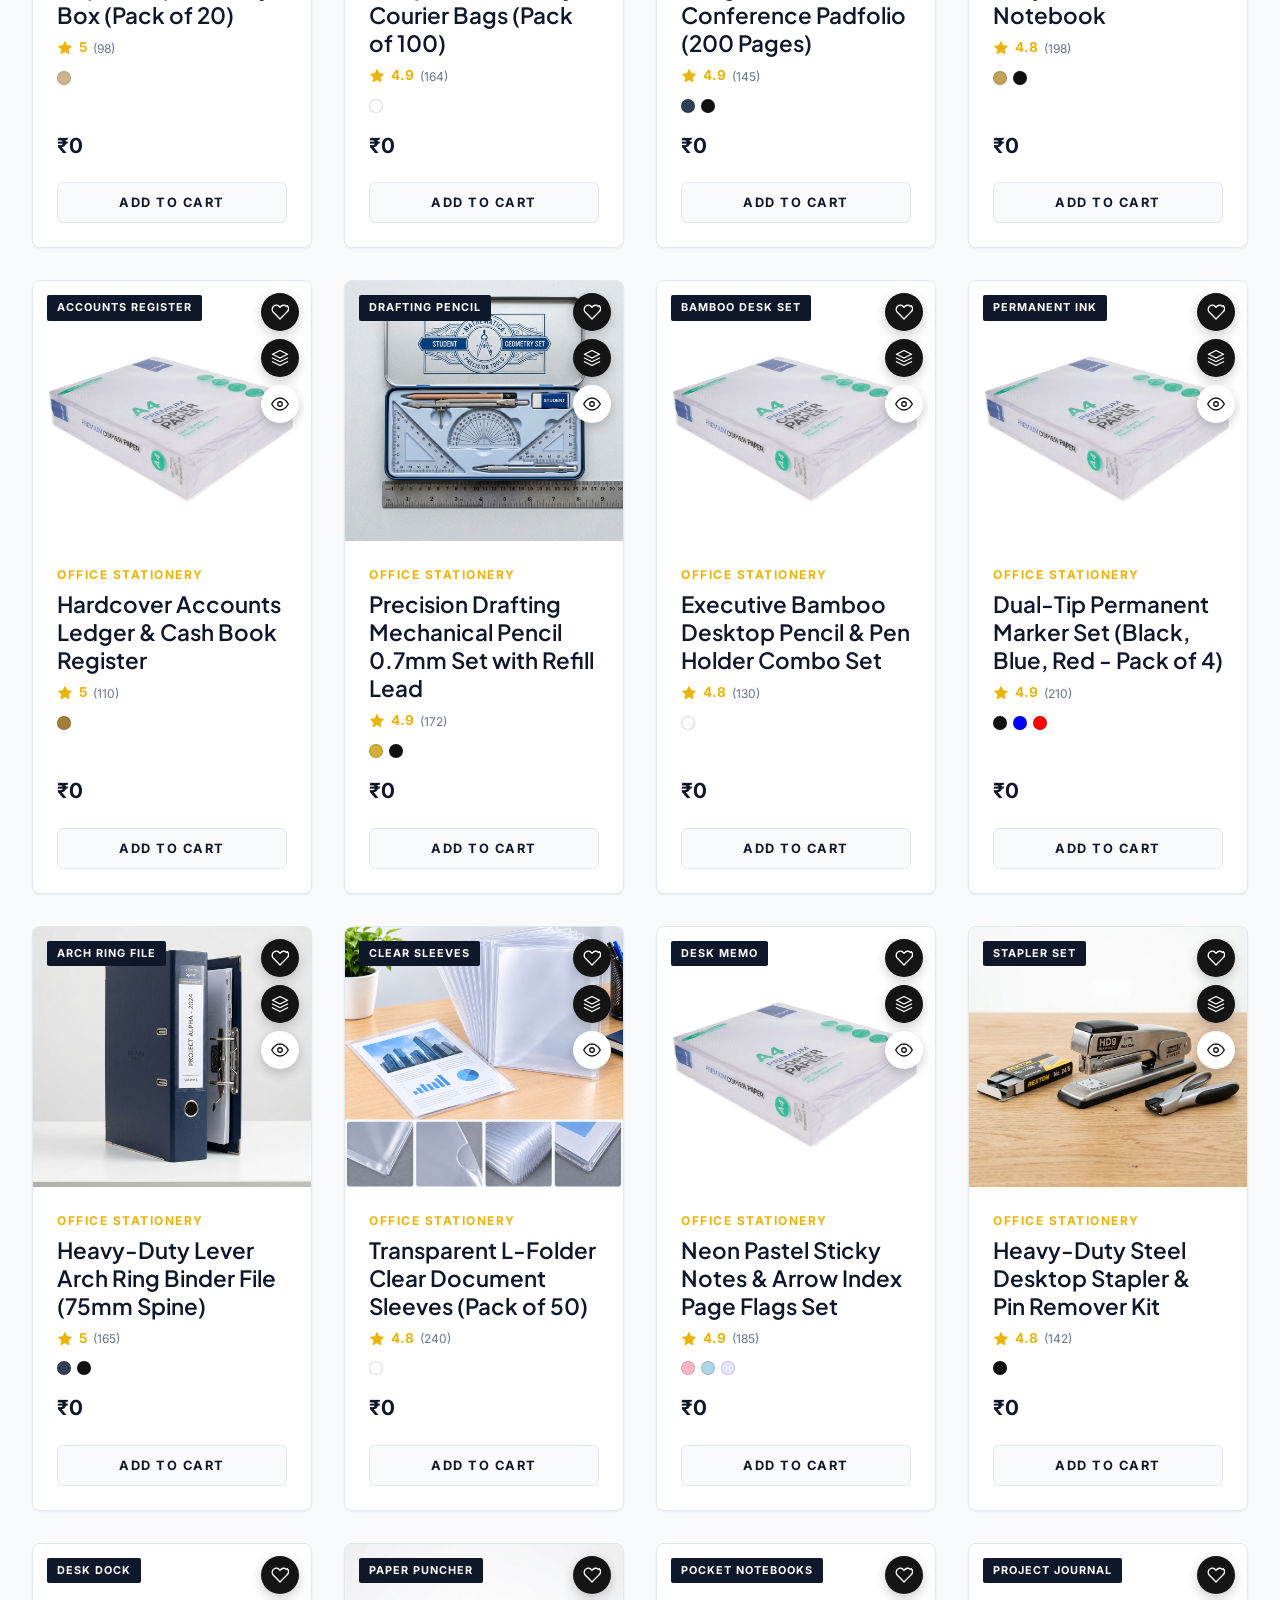
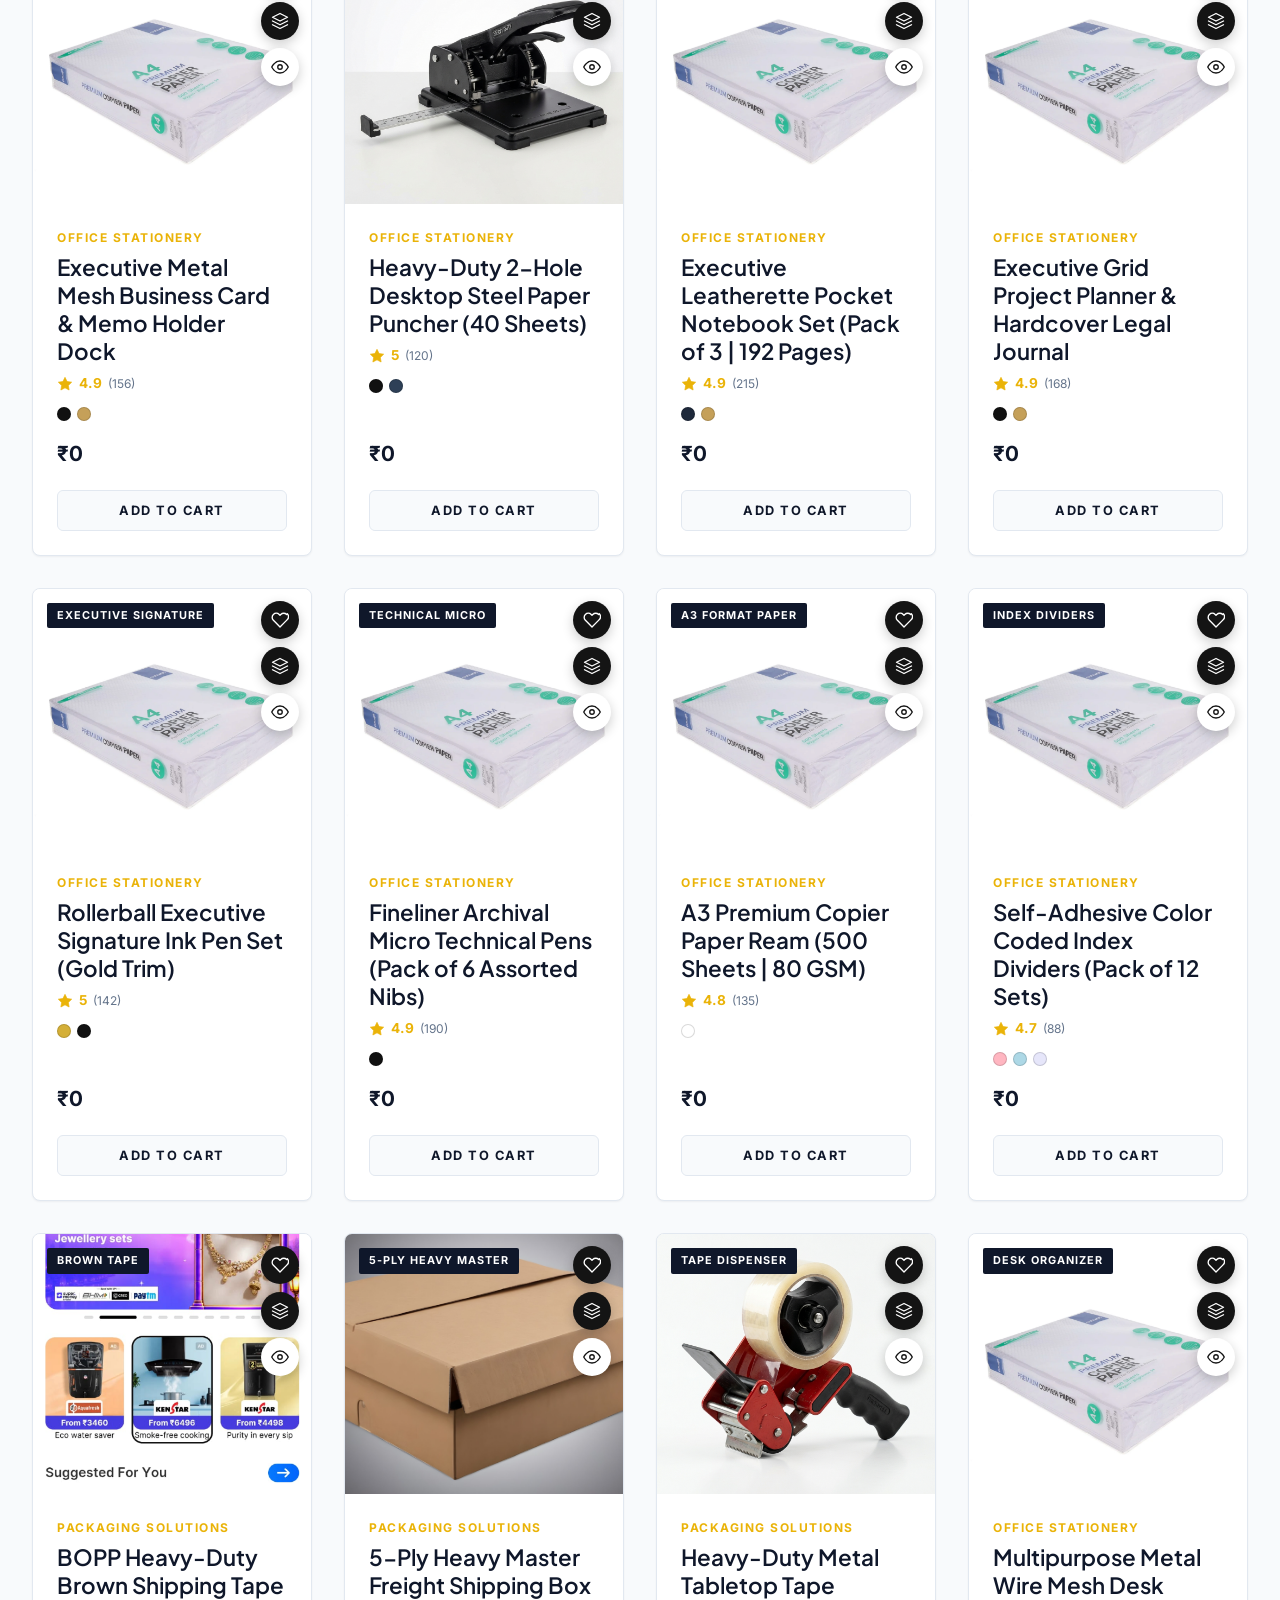
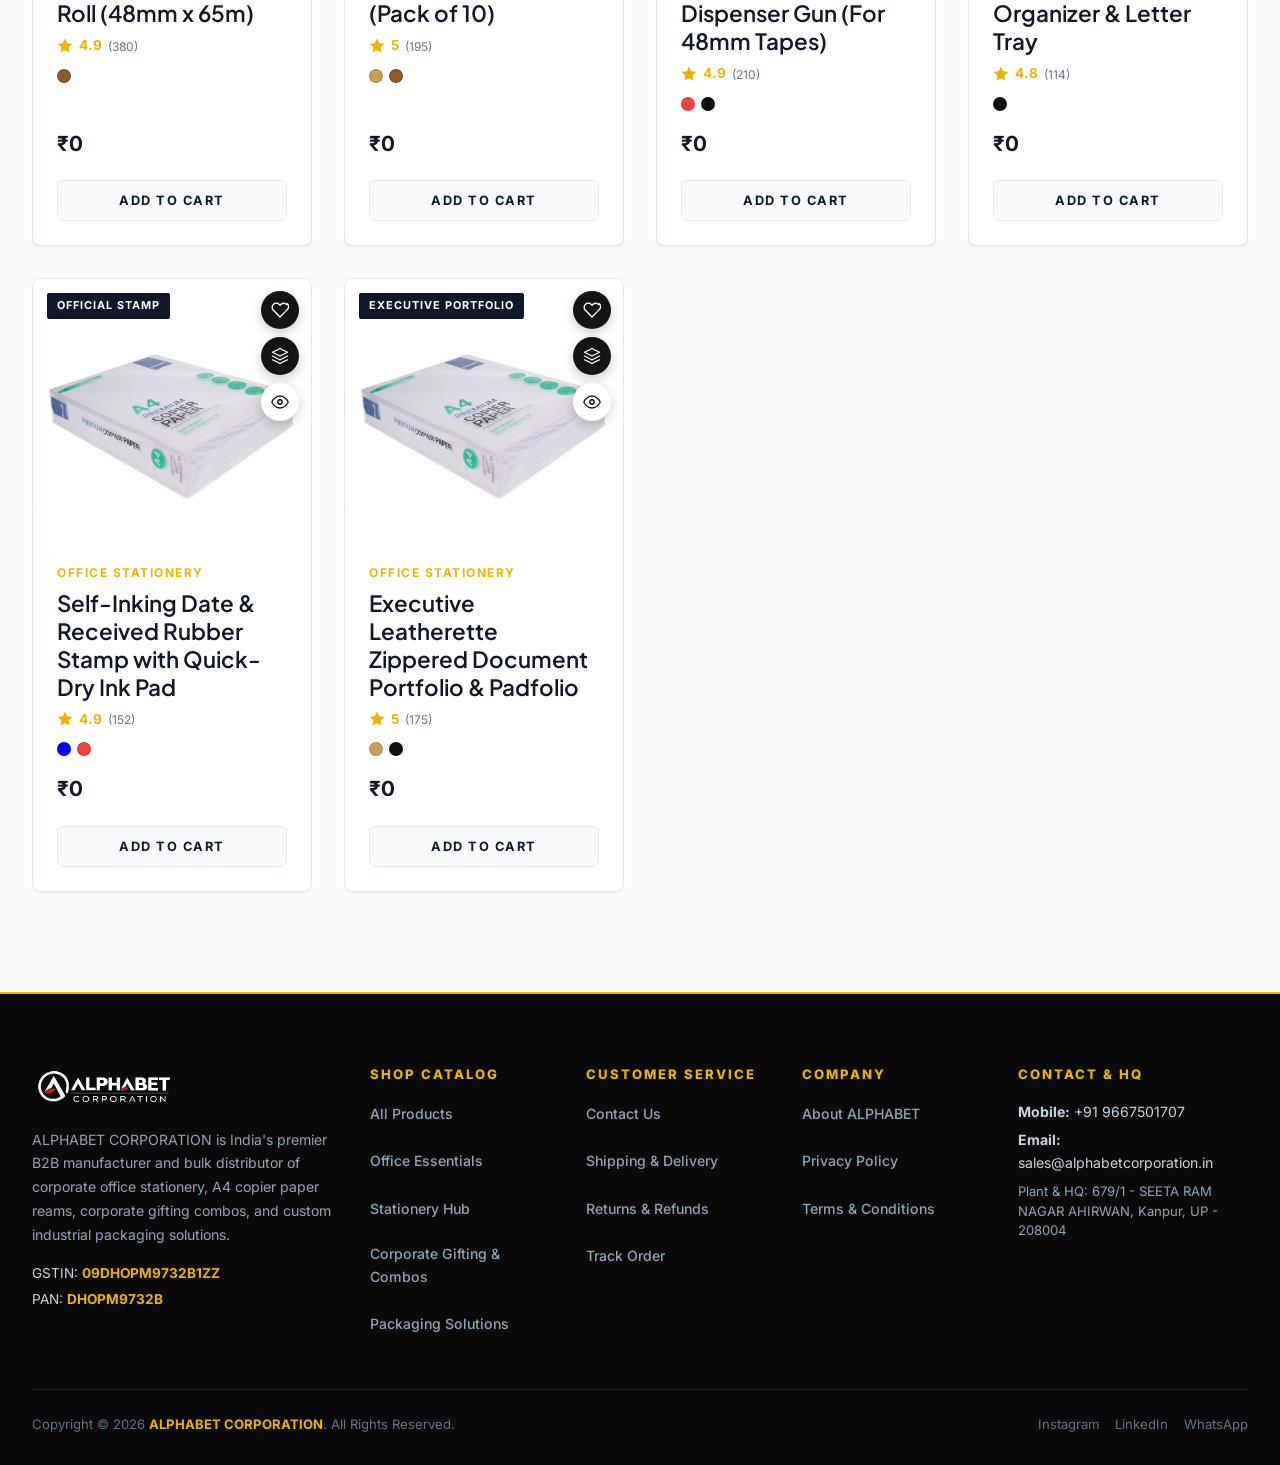
<file: shop.html>
<!DOCTYPE html>
<html lang="en">
<head>
  <meta charset="UTF-8">
  <meta name="viewport" content="width=device-width, initial-scale=1.0">
  <title>Shop All Products | ALPHABET CORPORATION Catalog</title>
  <meta name="description" content="Explore the full ALPHABET CORPORATION e-commerce catalog featuring fine stationery, A4 copier paper reams, office essentials, corporate gifting combos, and custom packaging solutions.">
  <meta name="keywords" content="ALPHABET store, stationery catalog, buy packaging boxes, A4 copier paper wholesale, custom tape, corporate gifting kits">
  
  <link rel="stylesheet" href="Asset/alpha.css">
  <script src="Asset/alpha.js" defer></script>
</head>
<body>

  <!-- Sticky Luxury Header -->
  <header class="site-header" id="header">
    <div class="container header-inner">
      <a href="index.html" class="brand-logo-wrapper" style="display:flex; align-items:center; text-decoration:none;">
        <img src="Asset/brand_header_logo.png" alt="ALPHABET CORPORATION" style="height:52px; width:auto; max-width:280px; object-fit:contain;">
      </a>

      <!-- Main Editorial Navigation -->
      <nav class="nav-links-wrapper" id="navLinksWrapper" aria-label="Main Navigation">
        <a href="index.html" class="nav-item-link">HOME</a>
        <a href="shop.html" class="nav-item-link active">SHOP</a>
        <a href="office.html" class="nav-item-link">OFFICE STATIONERY</a>
        <a href="gifting.html" class="nav-item-link">CORPORATE GIFT SET</a>
        <a href="packaging.html" class="nav-item-link">PACKAGING SOLUTION</a>
        <a href="about.html" class="nav-item-link">ABOUT</a>
        <a href="contact.html" class="nav-item-link">CONTACT</a>
      </nav>

      <!-- Right Header Action Icons -->
      <div class="header-right-icons">
        <button class="icon-btn-header" onclick="openSearchOverlay()" title="Search Products" aria-label="Search">
          <svg class="svg-icon" viewBox="0 0 24 24"><circle cx="11" cy="11" r="8"></circle><line x1="21" y1="21" x2="16.65" y2="16.65"></line></svg>
        </button>
        <button class="icon-btn-header" onclick="openCartDrawer()" title="Wishlist" aria-label="Wishlist">
          <svg class="svg-icon" viewBox="0 0 24 24"><path d="M20.84 4.61a5.5 5.5 0 0 0-7.78 0L12 5.67l-1.06-1.06a5.5 5.5 0 0 0-7.78 7.78l1.06 1.06L12 21.23l8.72-8.72 1.06-1.06a5.5 5.5 0 0 0 0-7.78z"></path></svg>
          <span class="badge-count" id="wishlistBadgeCount">0</span>
        </button>
        <button class="icon-btn-header" onclick="openCheckoutModal()" title="User Account" aria-label="User Account">
          <svg class="svg-icon" viewBox="0 0 24 24"><path d="M20 21v-2a4 4 0 0 0-4-4H8a4 4 0 0 0-4 4v2"></path><circle cx="12" cy="7" r="4"></circle></svg>
        </button>
        <button class="icon-btn-header" id="cartBtnHeader" title="Shopping Bag" aria-label="Shopping Bag">
          <svg class="svg-icon" viewBox="0 0 24 24"><path d="M6 2L3 6v14a2 2 0 0 0 2 2h14a2 2 0 0 0 2-2V6l-3-4z"></path><line x1="3" y1="6" x2="21" y2="6"></line><path d="M16 10a4 4 0 0 1-8 0"></path></svg>
          <span class="badge-count" id="cartBadgeCount">0</span>
        </button>

        <button class="hamburger-btn" id="hamburgerBtn" aria-label="Toggle navigation menu">
          <svg class="svg-icon" viewBox="0 0 24 24"><line x1="3" y1="12" x2="21" y2="12"></line><line x1="3" y1="6" x2="21" y2="6"></line><line x1="3" y1="18" x2="21" y2="18"></line></svg>
        </button>
      </div>
    </div>
  </header>

  <!-- Slide-Over Shopping Bag / Cart Drawer -->
  <div class="drawer-backdrop" id="cartDrawerOverlay">
    <div class="slide-drawer">
      <div class="drawer-header">
        <h3>Shopping Bag</h3>
        <button class="drawer-close-btn" id="closeCartDrawer">✕</button>
      </div>
      <div class="drawer-body" id="cartDrawerBody"></div>
      <div class="drawer-footer">
        <div style="display:flex; justify-content:space-between; margin-bottom:8px; font-size:0.95rem;">
          <span>Subtotal:</span>
          <strong id="cartSubtotalText">₹0</strong>
        </div>
        <div style="display:flex; justify-content:space-between; font-size:1.15rem; font-weight:800; border-top:1px dashed var(--border-light); padding-top:10px; margin-bottom:20px;">
          <span>Total:</span>
          <strong id="cartTotalText">₹0</strong>
        </div>
        <button class="btn-editorial btn-gold" style="width: 100%;" onclick="openCheckoutModal()">PROCEED TO CHECKOUT &rarr;</button>
      </div>
    </div>
  </div>

  <main>
    <!-- Page Editorial Header -->
    <section style="background: var(--bg-dark); color: #ffffff; padding: 75px 0; text-align: center; position: relative; overflow: hidden;">
      <div style="position: absolute; inset:0; background: url('https://images.unsplash.com/photo-1544716278-ca5e3f4abd8c?auto=format&fit=crop&w=1920&q=80') center/cover; opacity: 0.25;"></div>
      <div class="container" style="position: relative; z-index: 2;">
        <span style="font-size: 0.82rem; font-weight: 700; text-transform: uppercase; letter-spacing: 3px; color: var(--accent-gold); display: block; margin-bottom: 10px;">ALPHABET CORPORATION &bull; Enterprise Manufacturing &amp; Wholesale Hub</span>
        <h1 class="page-hero-title" style="font-family: var(--font-serif); font-size: clamp(1.8rem, 5vw, 3.5rem); font-weight: 500; margin-bottom: 14px; word-break: break-word; overflow-wrap: break-word;">COMPANY PROFILE</h1>
        <p style="font-size: 1.05rem; color: #dddddd; max-width: 780px; margin: 0 auto; line-height: 1.7;">
          ALPHABET CORPORATION is India's premier B2B manufacturer and industrial supplier based in Kanpur, UP (GSTIN: <strong style="color:var(--accent-gold);">09DHOPM9732B1ZZ</strong>). We specialize in 80 GSM A4 copier paper reams, corporate office essentials, executive gifting combos, and heavy-duty custom packaging solutions.
        </p>
      </div>
    </section>

    <!-- Client Trust & Happiest Enterprise Customers Scrolling Marquee -->
    <section class="client-trust-marquee-section">
      <div class="container" style="margin-bottom: 12px;">
        <div class="client-trust-header-tag">TRUSTED BY INDUSTRY LEADERS &amp; OUR HAPPIEST B2B CUSTOMERS</div>
      </div>
      
      <div class="client-marquee-wrapper">
        <div class="client-marquee-track">
          <!-- 1. PUMA -->
          <div class="client-logo-card">
            <img src="Asset/logo_puma.svg" alt="PUMA Official Logo" class="client-logo-img">
            <div class="client-brand-info">
              <span class="client-brand-name">PUMA</span>
              <span class="client-brand-sub">Sportswear &amp; Retail</span>
            </div>
          </div>

          <!-- 2. BLACKBERRYS -->
          <div class="client-logo-card">
            <img src="Asset/logo_blackberrys.svg" alt="BLACKBERRYS Official Logo" class="client-logo-img">
            <div class="client-brand-info">
              <span class="client-brand-name">BLACKBERRYS</span>
              <span class="client-brand-sub">Luxury Apparel</span>
            </div>
          </div>

          <!-- 3. ICONIC -->
          <div class="client-logo-card">
            <img src="Asset/logo_iconic.svg" alt="ICONIC Official Logo" class="client-logo-img">
            <div class="client-brand-info">
              <span class="client-brand-name">ICONIC</span>
              <span class="client-brand-sub">Fashion Outlets</span>
            </div>
          </div>

          <!-- 4. SWISS BEAUTY -->
          <div class="client-logo-card">
            <img src="Asset/logo_swissbeauty.svg" alt="SWISS BEAUTY Official Logo" class="client-logo-img">
            <div class="client-brand-info">
              <span class="client-brand-name">SWISS BEAUTY</span>
              <span class="client-brand-sub">Cosmetics &amp; Personal Care</span>
            </div>
          </div>

          <!-- 5. MELA BEAUTY -->
          <div class="client-logo-card">
            <img src="Asset/logo_melabeauty.svg" alt="MELA BEAUTY Official Logo" class="client-logo-img">
            <div class="client-brand-info">
              <span class="client-brand-name">MELA BEAUTY</span>
              <span class="client-brand-sub">Wellness &amp; Beauty</span>
            </div>
          </div>

          <!-- 6. MINIMALIST -->
          <div class="client-logo-card">
            <img src="Asset/logo_minimalist.svg" alt="MINIMALIST Official Logo" class="client-logo-img">
            <div class="client-brand-info">
              <span class="client-brand-name">MINIMALIST</span>
              <span class="client-brand-sub">Skincare Science</span>
            </div>
          </div>

          <!-- 7. URBAN COMPANY -->
          <div class="client-logo-card">
            <img src="Asset/logo_urbancompany.svg" alt="URBAN COMPANY Official Logo" class="client-logo-img">
            <div class="client-brand-info">
              <span class="client-brand-name">URBAN COMPANY</span>
              <span class="client-brand-sub">Home Services Leader</span>
            </div>
          </div>

          <!-- 8. PARACOAT -->
          <div class="client-logo-card">
            <img src="Asset/logo_paracoat.svg" alt="PARACOAT Official Logo" class="client-logo-img">
            <div class="client-brand-info">
              <span class="client-brand-name">PARACOAT</span>
              <span class="client-brand-sub">Paracoat Products Ltd</span>
            </div>
          </div>

          <!-- 9. GRASIM INDUSTRIES -->
          <div class="client-logo-card">
            <img src="Asset/logo_grasim.svg" alt="GRASIM Official Logo" class="client-logo-img">
            <div class="client-brand-info">
              <span class="client-brand-name">GRASIM INDUSTRIES</span>
              <span class="client-brand-sub">Aditya Birla Group</span>
            </div>
          </div>

          <!-- 10. ORIFLAME -->
          <div class="client-logo-card">
            <img src="Asset/logo_oriflame.svg" alt="ORIFLAME Official Logo" class="client-logo-img">
            <div class="client-brand-info">
              <span class="client-brand-name">ORIFLAME</span>
              <span class="client-brand-sub">Sweden Beauty</span>
            </div>
          </div>

          <!-- DUPLICATE TRACK FOR SEAMLESS INFINITE LOOP -->
          <div class="client-logo-card"><img src="Asset/logo_puma.svg" alt="PUMA Official Logo" class="client-logo-img"><div class="client-brand-info"><span class="client-brand-name">PUMA</span><span class="client-brand-sub">Sportswear &amp; Retail</span></div></div>
          <div class="client-logo-card"><img src="Asset/logo_blackberrys.svg" alt="BLACKBERRYS Official Logo" class="client-logo-img"><div class="client-brand-info"><span class="client-brand-name">BLACKBERRYS</span><span class="client-brand-sub">Luxury Apparel</span></div></div>
          <div class="client-logo-card"><img src="Asset/logo_iconic.svg" alt="ICONIC Official Logo" class="client-logo-img"><div class="client-brand-info"><span class="client-brand-name">ICONIC</span><span class="client-brand-sub">Fashion Outlets</span></div></div>
          <div class="client-logo-card"><img src="Asset/logo_swissbeauty.svg" alt="SWISS BEAUTY Official Logo" class="client-logo-img"><div class="client-brand-info"><span class="client-brand-name">SWISS BEAUTY</span><span class="client-brand-sub">Cosmetics &amp; Personal Care</span></div></div>
          <div class="client-logo-card"><img src="Asset/logo_melabeauty.svg" alt="MELA BEAUTY Official Logo" class="client-logo-img"><div class="client-brand-info"><span class="client-brand-name">MELA BEAUTY</span><span class="client-brand-sub">Wellness &amp; Beauty</span></div></div>
          <div class="client-logo-card"><img src="Asset/logo_minimalist.svg" alt="MINIMALIST Official Logo" class="client-logo-img"><div class="client-brand-info"><span class="client-brand-name">MINIMALIST</span><span class="client-brand-sub">Skincare Science</span></div></div>
          <div class="client-logo-card"><img src="Asset/logo_urbancompany.svg" alt="URBAN COMPANY Official Logo" class="client-logo-img"><div class="client-brand-info"><span class="client-brand-name">URBAN COMPANY</span><span class="client-brand-sub">Home Services Leader</span></div></div>
          <div class="client-logo-card"><img src="Asset/logo_paracoat.svg" alt="PARACOAT Official Logo" class="client-logo-img"><div class="client-brand-info"><span class="client-brand-name">PARACOAT</span><span class="client-brand-sub">Paracoat Products Ltd</span></div></div>
          <div class="client-logo-card"><img src="Asset/logo_grasim.svg" alt="GRASIM Official Logo" class="client-logo-img"><div class="client-brand-info"><span class="client-brand-name">GRASIM INDUSTRIES</span><span class="client-brand-sub">Aditya Birla Group</span></div></div>
          <div class="client-logo-card"><img src="Asset/logo_oriflame.svg" alt="ORIFLAME Official Logo" class="client-logo-img"><div class="client-brand-info"><span class="client-brand-name">ORIFLAME</span><span class="client-brand-sub">Sweden Beauty</span></div></div>
        </div>
      </div>
    </section>

    <!-- Main Shop Catalog Grid with Filters -->
    <section class="product-collection-section">
      <div class="container">
        
        <!-- Filter & Sorting Bar -->
        <div class="filter-sorting-bar">
          <div class="filter-category-pills">
            <button class="cat-pill active" data-cat="all">ALL PRODUCTS</button>
            <button class="cat-pill" data-cat="office">OFFICE STATIONERY</button>
            <button class="cat-pill" data-cat="gifting">CORPORATE GIFT SET</button>
            <button class="cat-pill" data-cat="packaging">PACKAGING SOLUTION</button>
          </div>

          <div class="controls-group">
            <input type="text" id="searchInput" placeholder="Search catalog..." class="search-input-field">
            <select id="sortSelect" class="sort-select-dropdown">
              <option value="featured">Sort by: Featured</option>
              <option value="price-low">Price: Low to High</option>
              <option value="price-high">Price: High to Low</option>
              <option value="rating">Highest Rated</option>
            </select>
          </div>
        </div>

        <div style="display:flex; justify-content:space-between; align-items:center; margin-bottom: 24px;">
          <div id="shopProductCount" style="font-size: 0.9rem; font-weight: 700; color: var(--text-sub);">Showing all products</div>
          <div style="font-size: 0.85rem; color: var(--accent-gold); font-weight: 600;">Sample Quote Mode (All Prices ₹0)</div>
        </div>

        <!-- Catalog Grid -->
        <div class="product-grid-4col" id="shopCatalogGrid">
          <!-- Rendered dynamically by alpha.js -->
        </div>

      </div>
    </section>
  </main>

  <!-- Quick View Modal -->
  <div class="modal-overlay" id="quickViewModal">
    <div class="modal-box modal-lg">
      <button class="modal-close-btn" onclick="closeQuickView()">✕</button>
      <div id="quickViewContent"></div>
    </div>
  </div>

  <!-- Checkout Modal -->
  <div class="modal-overlay" id="checkoutModal">
    <div class="modal-box">
      <button class="modal-close-btn" onclick="closeCheckoutModal()">✕</button>
      <div style="text-align: center; margin-bottom: 24px;">
        <img src="Asset/brand_header_logo.png" alt="ALPHABET" style="height:40px; width:auto;">
        <h3 style="font-family: var(--font-serif); font-size: 1.8rem; margin-top: 8px;">Order &amp; Quote Request</h3>
      </div>
      <form id="checkoutForm">
        <div style="margin-bottom: 12px;">
          <label style="font-size: 0.8rem; font-weight: 700; text-transform: uppercase;">Full Name *</label>
          <input type="text" id="chkName" required style="width: 100%; padding: 10px; border-radius: 4px; border: 1px solid var(--border-light); margin-top: 4px;">
        </div>
        <div style="margin-bottom: 12px;">
          <label style="font-size: 0.8rem; font-weight: 700; text-transform: uppercase;">Corporate Email *</label>
          <input type="email" id="chkEmail" required style="width: 100%; padding: 10px; border-radius: 4px; border: 1px solid var(--border-light); margin-top: 4px;">
        </div>
        <div style="margin-bottom: 12px;">
          <label style="font-size: 0.8rem; font-weight: 700; text-transform: uppercase;">Phone / WhatsApp *</label>
          <input type="tel" id="chkPhone" required style="width: 100%; padding: 10px; border-radius: 4px; border: 1px solid var(--border-light); margin-top: 4px;">
        </div>
        <div style="margin-bottom: 16px;">
          <label style="font-size: 0.8rem; font-weight: 700; text-transform: uppercase;">Shipping &amp; Billing Address *</label>
          <textarea id="chkAddress" rows="3" required style="width: 100%; padding: 10px; border-radius: 4px; border: 1px solid var(--border-light); margin-top: 4px;"></textarea>
        </div>
        <div style="margin-bottom: 20px;">
          <label style="font-size: 0.8rem; font-weight: 700; text-transform: uppercase; display: block; margin-bottom: 6px;">Payment Method</label>
          <label style="margin-right: 16px; font-size: 0.85rem;"><input type="radio" name="chkPayment" value="invoice" checked> Proforma Invoice / Bank Transfer</label>
          <label style="font-size: 0.85rem;"><input type="radio" name="chkPayment" value="cod"> Cash on Delivery / Sample Order</label>
        </div>

        <div id="checkoutSummaryBox" style="background: var(--bg-body); padding: 14px; border-radius: 4px; margin-bottom: 20px;"></div>
        <button type="submit" class="btn-editorial btn-gold" style="width: 100%;">CONFIRM &amp; GENERATE OFFICIAL INVOICE</button>
      </form>
    </div>
  </div>

  <!-- Receipt Modal -->
  <div class="modal-overlay" id="receiptModal">
    <div class="modal-box">
      <button class="modal-close-btn" onclick="closeReceipt()">✕</button>
      <div id="receiptContent"></div>
      <div style="margin-top: 20px; display: flex; gap: 12px;">
        <button class="btn-editorial btn-gold" style="flex:1;" id="receiptWhatsAppBtn">SEND TO WHATSAPP</button>
        <button class="btn-editorial btn-outline-white" style="flex:1; background:var(--text-dark); color:#fff;" onclick="window.print()">PRINT INVOICE</button>
      </div>
    </div>
  </div>

  <!-- Premium Dark Footer -->
  <footer class="site-footer-dark" id="footer">
    <div class="container">
      <div class="footer-top-grid">
        <!-- Brand Col -->
        <div>
          <div style="display:inline-flex; align-items:center; margin-bottom:16px;">
            <img src="Asset/brand_footer_logo.png" alt="ALPHABET CORPORATION" style="height:48px; width:auto; max-width:240px; object-fit:contain;">
          </div>
          <p style="font-size: 0.88rem; line-height: 1.7; color: #94a3b8; max-width: 320px; margin-bottom: 16px;">
            ALPHABET CORPORATION is India's premier B2B manufacturer and bulk distributor of corporate office stationery, A4 copier paper reams, corporate gifting combos, and custom industrial packaging solutions.
          </p>
          <div style="font-size:0.85rem; color:#cbd5e1;">
            <p style="margin-bottom:4px;">GSTIN: <strong style="color:var(--accent-gold);">09DHOPM9732B1ZZ</strong></p>
            <p>PAN: <strong style="color:var(--accent-gold);">DHOPM9732B</strong></p>
          </div>
        </div>

        <!-- Col 1: SHOP CATALOG -->
        <div>
          <h4 class="footer-col-head">SHOP CATALOG</h4>
          <ul class="footer-links-list">
            <li><a href="shop.html">All Products</a></li>
            <li><a href="office.html">Office Essentials</a></li>
            <li><a href="stationery.html">Stationery Hub</a></li>
            <li><a href="gifting.html">Corporate Gifting &amp; Combos</a></li>
            <li><a href="packaging.html">Packaging Solutions</a></li>
          </ul>
        </div>

        <!-- Col 2: CUSTOMER SERVICE -->
        <div>
          <h4 class="footer-col-head">CUSTOMER SERVICE</h4>
          <ul class="footer-links-list">
            <li><a href="contact.html">Contact Us</a></li>
            <li><a href="contact.html">Shipping &amp; Delivery</a></li>
            <li><a href="contact.html">Returns &amp; Refunds</a></li>
            <li><a href="javascript:void(0)" onclick="openTrackOrderModal()">Track Order</a></li>
          </ul>
        </div>

        <!-- Col 3: COMPANY -->
        <div>
          <h4 class="footer-col-head">COMPANY</h4>
          <ul class="footer-links-list">
            <li><a href="about.html">About ALPHABET</a></li>
            <li><a href="contact.html">Privacy Policy</a></li>
            <li><a href="contact.html">Terms &amp; Conditions</a></li>
          </ul>
        </div>

        <!-- Col 4: CONTACT & HQ -->
        <div>
          <h4 class="footer-col-head">CONTACT &amp; HQ</h4>
          <p style="font-size: 0.88rem; color: #cbd5e1; margin-bottom: 6px;"><strong>Mobile:</strong> +91 9667501707</p>
          <p style="font-size: 0.88rem; color: #cbd5e1; margin-bottom: 6px;"><strong>Email:</strong> sales@alphabetcorporation.in</p>
          <p style="font-size: 0.82rem; color: #94a3b8; margin-top:8px; line-height:1.5;">Plant &amp; HQ: 679/1 - SEETA RAM NAGAR AHIRWAN, Kanpur, UP - 208004</p>
        </div>
      </div>

      <div class="footer-bottom-bar">
        <div>Copyright &copy; 2026 <strong>ALPHABET CORPORATION</strong>. All Rights Reserved.</div>
        <div style="display:flex; gap:16px;">
          <span>Instagram</span>
          <span>LinkedIn</span>
          <span>WhatsApp</span>
        </div>
      </div>
    </div>
  </footer>

  <!-- Universal User-Friendly Live Search Overlay Modal -->
  <div class="search-overlay-backdrop" id="searchOverlayModal" onclick="closeSearchOverlay(event)">
    <div class="search-overlay-card" onclick="event.stopPropagation()">
      <div class="search-overlay-header">
        <div class="search-input-wrapper">
          <svg class="search-field-icon" viewBox="0 0 24 24" fill="none" stroke="currentColor" stroke-width="2">
            <circle cx="11" cy="11" r="8"></circle>
            <line x1="21" y1="21" x2="16.65" y2="16.65"></line>
          </svg>
          <input type="text" id="headerSearchInput" placeholder="Search stationery, A4 paper, packaging tapes, boxes..." autocomplete="off" oninput="handleHeaderSearchInput()">
          <button type="button" class="search-clear-btn" id="searchClearBtn" onclick="clearHeaderSearch()" style="display:none;" title="Clear Search">✕</button>
        </div>
        <button class="search-close-x" onclick="closeSearchOverlay()" title="Close Search (ESC)">✕</button>
      </div>

      <!-- Quick Trending Tags -->
      <div class="search-quick-tags-box" id="searchQuickTagsBox">
        <span class="quick-tag-label">POPULAR SEARCHES:</span>
        <div class="quick-tags-list">
          <button class="quick-tag-btn" onclick="setSearchQuery('A4 Copier Paper')">A4 Copier Paper</button>
          <button class="quick-tag-btn" onclick="setSearchQuery('BOPP Packaging Tape')">BOPP Clear Tape</button>
          <button class="quick-tag-btn" onclick="setSearchQuery('Corrugated Box')">Corrugated Box</button>
          <button class="quick-tag-btn" onclick="setSearchQuery('Stapler')">Stapler Set</button>
          <button class="quick-tag-btn" onclick="setSearchQuery('Marker')">Permanent Markers</button>
          <button class="quick-tag-btn" onclick="setSearchQuery('L-Folder')">L-Folder Sleeves</button>
          <button class="quick-tag-btn" onclick="setSearchQuery('Geometry Box')">Geometry Box</button>
          <button class="quick-tag-btn" onclick="setSearchQuery('Courier Bag')">Courier Bags</button>
        </div>
      </div>

      <!-- Live Search Results Grid / List -->
      <div class="search-results-container" id="searchResultsContainer">
        <!-- Rendered dynamically by alpha.js -->
      </div>
    </div>
  </div>

</body>
</html>
</file>
<file: Asset/alpha.css>
/* ALPHABET - Industrial B2B E-Commerce & SaaS Application Design System */
@import url('https://fonts.googleapis.com/css2?family=Plus+Jakarta+Sans:wght@400;500;600;700;800&family=Inter:wght@300;400;500;600;700&display=swap');

:root {
  /* Industrial SaaS Colors: Enterprise Royal Blue + Vibrant Light Yellow */
  --bg-body: #f8fafc;         /* Crisp Slate Canvas */
  --bg-white: #ffffff;
  --bg-surface: #ffffff;
  --bg-subtle: #f1f5f9;
  --bg-dark: #0f172a;        /* Deep Slate Navy / Royal Dark */
  --bg-footer: #090d16;      /* Deepest Oxide Dark */

  --text-dark: #0f172a;      /* Deep Slate Navy Text */
  --text-sub: #334155;       /* Slate Medium Text */
  --text-muted: #64748b;     /* Slate Muted Text */
  --text-light: #94a3b8;     /* Sub-muted Text */

  --accent-gold: #eab308;     /* Bright Vibrant Light Yellow Accent */
  --accent-gold-dark: #ca8a04;
  --accent-gold-light: #fef9c3;
  --accent-yellow-bright: #fde047;
  --accent-blue: #2563eb;      /* Enterprise Royal Blue */
  --accent-blue-dark: #1d4ed8;
  --accent-blue-light: #dbeafe;

  --border-light: #e2e8f0;    /* Crisp 1px Slate Border */
  --border-dark: #1e293b;

  --font-serif: 'Plus Jakarta Sans', sans-serif; /* High impact grotesk SaaS heading */
  --font-sans: 'Inter', -apple-system, BlinkMacSystemFont, sans-serif;

  --radius-sm: 6px;
  --radius-md: 8px;
  --radius-lg: 12px;
  --radius-xl: 16px;
  --radius-full: 9999px;

  --shadow-sm: 0 1px 2px 0 rgba(15, 23, 42, 0.05);
  --shadow-md: 0 4px 6px -1px rgba(15, 23, 42, 0.08), 0 2px 4px -2px rgba(15, 23, 42, 0.04);
  --shadow-lg: 0 12px 24px -4px rgba(15, 23, 42, 0.12), 0 4px 6px -2px rgba(15, 23, 42, 0.04);
  --shadow-xl: 0 20px 25px -5px rgba(15, 23, 42, 0.15), 0 8px 10px -6px rgba(15, 23, 42, 0.05);

  --transition: all 0.2s cubic-bezier(0.16, 1, 0.3, 1);
}

/* Base Reset & Globals */
* {
  margin: 0;
  padding: 0;
  box-sizing: border-box;
}

html {
  scroll-behavior: smooth;
}

body {
  font-family: var(--font-sans);
  background-color: var(--bg-body);
  color: var(--text-dark);
  line-height: 1.6;
  overflow-x: hidden;
  -webkit-font-smoothing: antialiased;
}

a { text-decoration: none; color: inherit; }
ul { list-style: none; }
img { max-width: 100%; height: auto; display: block; }

.container {
  max-width: 1360px;
  margin: 0 auto;
  padding: 0 32px;
}

/* Top Announcement & Trust Bar */
.top-announcement-bar {
  display: none !important;
}

.announcement-inner {
  display: flex;
  align-items: center;
  justify-content: space-between;
  flex-wrap: wrap;
  gap: 12px;
}

.announcement-badges {
  display: flex;
  align-items: center;
  gap: 12px;
}

.trust-badge-pill {
  display: inline-flex;
  align-items: center;
  gap: 6px;
  padding: 3px 10px;
  border-radius: var(--radius-full);
  font-size: 0.72rem;
  font-weight: 700;
  letter-spacing: 0.5px;
  text-transform: uppercase;
}

.trust-badge-pill.blue {
  background: rgba(37, 99, 235, 0.15);
  color: #60a5fa;
  border: 1px solid rgba(37, 99, 235, 0.3);
}

.trust-badge-pill.gold {
  background: rgba(217, 119, 6, 0.15);
  color: #fbbf24;
  border: 1px solid rgba(217, 119, 6, 0.3);
}

.trust-badge-pill.subtle {
  background: rgba(255, 255, 255, 0.08);
  color: #cbd5e1;
}

.badge-dot {
  width: 6px;
  height: 6px;
  border-radius: 50%;
  background: currentColor;
  display: inline-block;
}

.announcement-right {
  display: flex;
  align-items: center;
  gap: 12px;
  color: #cbd5e1;
}

.announcement-right .divider {
  color: #475569;
}

.helpline-link {
  color: #fbbf24;
  font-weight: 600;
}

.helpline-link:hover {
  text-decoration: underline;
}

/* Command-Style Search Trigger Bar */
.cmd-search-trigger {
  display: flex;
  align-items: center;
  gap: 10px;
  background: #f1f5f9;
  border: 1px solid var(--border-light);
  border-radius: var(--radius-md);
  padding: 8px 14px;
  color: var(--text-muted);
  font-size: 0.85rem;
  font-family: var(--font-sans);
  cursor: pointer;
  transition: var(--transition);
  min-width: 220px;
}

.cmd-search-trigger:hover {
  background: #ffffff;
  border-color: #cbd5e1;
  box-shadow: var(--shadow-sm);
  color: var(--text-dark);
}

.cmd-key-badge {
  background: #ffffff;
  border: 1px solid var(--border-light);
  border-radius: 4px;
  padding: 2px 6px;
  font-size: 0.7rem;
  font-weight: 700;
  color: var(--text-sub);
  margin-left: auto;
  box-shadow: 0 1px 1px rgba(0,0,0,0.05);
}

/* Inline Vector SVG Styling */
.svg-icon {
  width: 20px;
  height: 20px;
  fill: none;
  stroke: currentColor;
  stroke-width: 1.8;
  stroke-linecap: round;
  stroke-linejoin: round;
  display: inline-block;
  vertical-align: middle;
}

.svg-icon-sm {
  width: 16px;
  height: 16px;
}

.svg-icon-lg {
  width: 24px;
  height: 24px;
}

/* Application Headings */
.font-serif {
  font-family: var(--font-serif);
}

.section-header {
  text-align: center;
  max-width: 720px;
  margin: 0 auto 50px;
}

.section-subtitle-tag {
  font-family: var(--font-serif);
  font-size: 0.8rem;
  font-weight: 700;
  text-transform: uppercase;
  letter-spacing: 2px;
  color: var(--accent-gold);
  margin-bottom: 8px;
  display: block;
}

.section-title-editorial {
  font-family: var(--font-serif);
  font-size: 2.4rem;
  font-weight: 800;
  color: var(--text-dark);
  letter-spacing: -0.5px;
  line-height: 1.2;
}

.section-desc {
  font-size: 1rem;
  color: var(--text-sub);
  margin-top: 10px;
  font-weight: 400;
}

.gold-divider {
  width: 48px;
  height: 3px;
  background: var(--accent-gold);
  border-radius: 2px;
  margin: 14px auto 0;
}

/* Header & Navigation */
.site-header {
  position: sticky;
  top: 0;
  z-index: 100;
  background: rgba(252, 251, 249, 0.94);
  backdrop-filter: blur(16px);
  -webkit-backdrop-filter: blur(16px);
  border-bottom: 1px solid var(--border-light);
  transition: var(--transition);
}

.header-inner {
  display: flex;
  align-items: center;
  justify-content: space-between;
  height: 90px;
}

.brand-logo-text {
  font-family: var(--font-serif);
  font-size: 2.2rem;
  font-weight: 700;
  letter-spacing: 3px;
  color: var(--text-dark);
  text-transform: uppercase;
}

.brand-logo-text span {
  color: var(--accent-gold);
}

.nav-links-wrapper {
  display: flex;
  align-items: center;
  gap: 20px;
  flex-wrap: nowrap;
}

.nav-item-link {
  font-size: 0.82rem;
  font-weight: 700;
  text-transform: uppercase;
  letter-spacing: 0.8px;
  color: var(--text-dark);
  transition: var(--transition);
  position: relative;
  padding: 8px 0;
  white-space: nowrap;
  flex-shrink: 0;
}

.nav-item-link:hover, .nav-item-link.active {
  color: var(--accent-blue);
}

.nav-item-link::after {
  content: '';
  position: absolute;
  bottom: 0;
  left: 50%;
  transform: translateX(-50%);
  width: 0;
  height: 3px;
  background: var(--accent-gold);
  border-radius: 2px;
  transition: var(--transition);
}

.nav-item-link:hover::after, .nav-item-link.active::after {
  width: 100%;
}

.header-right-icons {
  display: flex;
  align-items: center;
  gap: 16px;
}

.icon-btn-header {
  background: none;
  border: none;
  color: var(--text-dark);
  cursor: pointer;
  position: relative;
  transition: var(--transition);
  display: flex;
  align-items: center;
  justify-content: center;
  width: 42px;
  height: 42px;
  border-radius: 50%;
}

.icon-btn-header:hover {
  background: rgba(197, 160, 89, 0.12);
  color: var(--accent-gold);
}

.badge-count {
  position: absolute;
  top: 2px;
  right: 2px;
  background: var(--text-dark);
  color: var(--bg-body);
  font-family: var(--font-sans);
  font-size: 0.65rem;
  font-weight: 800;
  width: 18px;
  height: 18px;
  border-radius: 50%;
  display: flex;
  align-items: center;
  justify-content: center;
}

.hamburger-btn {
  display: none;
  background: none;
  border: none;
  color: var(--text-dark);
  cursor: pointer;
}

/* Interactive Hero Carousel Section */
.hero-slider-section {
  position: relative;
  min-height: 84vh;
  overflow: hidden;
  background: var(--bg-dark);
}

.hero-slide {
  position: absolute;
  inset: 0;
  opacity: 0;
  pointer-events: none;
  transition: opacity 0.8s cubic-bezier(0.16, 1, 0.3, 1);
  display: flex;
  align-items: center;
  padding: 100px 0;
  color: #ffffff;
  background-size: cover;
  background-position: center;
}

.hero-slide.active {
  opacity: 1;
  pointer-events: auto;
}

.hero-slide::before {
  content: '';
  position: absolute;
  inset: 0;
  background: linear-gradient(180deg, rgba(0, 0, 0, 0.35) 0%, rgba(0, 0, 0, 0.7) 100%);
}

.hero-content-box {
  position: relative;
  z-index: 2;
  max-width: 760px;
}

.hero-tagline {
  font-size: 0.85rem;
  font-weight: 700;
  text-transform: uppercase;
  letter-spacing: 3px;
  color: var(--accent-gold);
  margin-bottom: 16px;
  display: flex;
  align-items: center;
  gap: 12px;
}

.hero-tagline::before {
  content: '';
  width: 40px;
  height: 1px;
  background: var(--accent-gold);
}

.hero-main-title {
  font-family: var(--font-serif);
  font-size: 4.5rem;
  font-weight: 500;
  line-height: 1.05;
  letter-spacing: -1px;
  margin-bottom: 24px;
}

.hero-description {
  font-size: 1.15rem;
  color: #eeeeee;
  font-weight: 300;
  margin-bottom: 40px;
  line-height: 1.7;
}

.hero-cta-buttons {
  display: flex;
  gap: 20px;
  flex-wrap: wrap;
}

/* Carousel Arrow Controls */
.hero-nav-arrow {
  position: absolute;
  top: 50%;
  transform: translateY(-50%);
  z-index: 10;
  background: rgba(255, 255, 255, 0.15);
  backdrop-filter: blur(8px);
  border: 1px solid rgba(255, 255, 255, 0.3);
  color: #ffffff;
  width: 52px;
  height: 52px;
  border-radius: 50%;
  display: flex;
  align-items: center;
  justify-content: center;
  cursor: pointer;
  transition: var(--transition);
}

.hero-nav-arrow:hover {
  background: var(--accent-gold);
  border-color: var(--accent-gold);
  transform: translateY(-50%) scale(1.1);
}

.hero-nav-arrow.prev { left: 32px; }
.hero-nav-arrow.next { right: 32px; }

/* Carousel Dot Pagination */
.hero-dots-container {
  position: absolute;
  bottom: 32px;
  left: 50%;
  transform: translateX(-50%);
  z-index: 10;
  display: flex;
  gap: 12px;
}

.hero-dot {
  width: 12px;
  height: 12px;
  border-radius: 50%;
  background: rgba(255, 255, 255, 0.4);
  border: 1px solid transparent;
  cursor: pointer;
  transition: var(--transition);
}

.hero-dot.active {
  background: var(--accent-gold);
  transform: scale(1.3);
}

/* Editorial Buttons */
.btn-editorial {
  display: inline-flex;
  align-items: center;
  justify-content: center;
  gap: 10px;
  padding: 16px 36px;
  font-family: var(--font-sans);
  font-size: 0.85rem;
  font-weight: 700;
  text-transform: uppercase;
  letter-spacing: 2px;
  cursor: pointer;
  transition: var(--transition);
  border: none;
}

.btn-gold {
  background: var(--accent-gold);
  color: #ffffff;
}

.btn-gold:hover {
  background: var(--accent-gold-dark);
  transform: translateY(-3px);
  box-shadow: 0 10px 25px rgba(197, 160, 89, 0.4);
}

.btn-outline-white {
  background: transparent;
  color: #ffffff;
  border: 1px solid #ffffff;
}

.btn-outline-white:hover {
  background: #ffffff;
  color: var(--text-dark);
  transform: translateY(-3px);
}

.btn-outline-dark {
  background: transparent;
  color: var(--text-dark);
  border: 1px solid var(--text-dark);
}

.btn-outline-dark:hover {
  background: var(--text-dark);
  color: #ffffff;
  transform: translateY(-3px);
}

/* Side-By-Side Editorial Feature Cards */
.promotional-cards-section {
  padding: 80px 0;
}

.promo-cards-grid {
  display: grid;
  grid-template-columns: 1fr 1fr;
  gap: 32px;
}

.promo-card {
  position: relative;
  min-height: 440px;
  border-radius: var(--radius-lg);
  overflow: hidden;
  display: flex;
  align-items: flex-end;
  padding: 48px;
  background-size: cover;
  background-position: center;
  transition: var(--transition);
  box-shadow: var(--shadow-md);
}

.promo-card::before {
  content: '';
  position: absolute;
  inset: 0;
  background: linear-gradient(180deg, rgba(0, 0, 0, 0.1) 0%, rgba(0, 0, 0, 0.75) 100%);
  transition: var(--transition);
}

.promo-card:hover::before {
  background: linear-gradient(180deg, rgba(0, 0, 0, 0.2) 0%, rgba(0, 0, 0, 0.85) 100%);
}

.promo-card-content {
  position: relative;
  z-index: 2;
  color: #ffffff;
}

.promo-card-subtitle {
  font-size: 0.75rem;
  font-weight: 700;
  text-transform: uppercase;
  letter-spacing: 2px;
  color: var(--accent-gold);
  margin-bottom: 8px;
}

.promo-card-title {
  font-family: var(--font-serif);
  font-size: 2.6rem;
  font-weight: 500;
  margin-bottom: 12px;
  line-height: 1.1;
}

.promo-card-desc {
  font-size: 0.95rem;
  color: #dddddd;
  margin-bottom: 24px;
  max-width: 440px;
}

/* Shop By Category Visual Cards */
.category-section {
  padding: 100px 0;
  background: var(--bg-white);
}

.category-grid {
  display: grid;
  grid-template-columns: repeat(3, 1fr);
  gap: 24px;
}

.category-visual-card {
  background: var(--bg-body);
  border-radius: var(--radius-md);
  border: 1px solid var(--border-light);
  padding: 16px;
  text-align: center;
  transition: var(--transition);
  cursor: pointer;
  display: flex;
  flex-direction: column;
  align-items: center;
}

.category-visual-card:hover {
  transform: translateY(-8px);
  box-shadow: var(--shadow-md);
  border-color: var(--accent-gold);
  background: var(--bg-white);
}

.category-img-wrapper {
  width: 100%;
  height: 150px;
  border-radius: var(--radius-sm);
  overflow: hidden;
  margin-bottom: 16px;
  background: #f5f3ef;
}

.category-img-wrapper img {
  width: 100%;
  height: 100%;
  object-fit: cover;
  transition: transform 0.5s ease;
}

.category-visual-card:hover .category-img-wrapper img {
  transform: scale(1.1);
}

.category-card-name {
  font-family: var(--font-serif);
  font-size: 1.25rem;
  font-weight: 600;
  color: var(--text-dark);
  margin-bottom: 6px;
}

.category-explore-link {
  font-size: 0.75rem;
  font-weight: 700;
  text-transform: uppercase;
  letter-spacing: 1.5px;
  color: var(--accent-gold);
  margin-top: auto;
}

/* Luxury Product Grid System */
.product-collection-section {
  padding: 100px 0;
}

.filter-sorting-bar {
  display: flex;
  justify-content: space-between;
  align-items: center;
  gap: 20px;
  margin-bottom: 48px;
  flex-wrap: wrap;
}

.filter-category-pills {
  display: flex;
  gap: 10px;
  flex-wrap: wrap;
}

.cat-pill {
  padding: 8px 20px;
  border-radius: 30px;
  border: 1px solid var(--border-light);
  background: var(--bg-white);
  color: var(--text-sub);
  font-size: 0.82rem;
  font-weight: 600;
  text-transform: uppercase;
  letter-spacing: 1px;
  cursor: pointer;
  transition: var(--transition);
}

.cat-pill.active, .cat-pill:hover {
  background: var(--text-dark);
  color: #ffffff;
  border-color: var(--text-dark);
}

.controls-group {
  display: flex;
  gap: 14px;
  align-items: center;
}

.search-input-field, .sort-select-dropdown {
  padding: 10px 18px;
  border-radius: 30px;
  border: 1px solid var(--border-light);
  background: var(--bg-white);
  font-size: 0.88rem;
  outline: none;
  font-family: inherit;
}

.product-grid-4col {
  display: grid;
  grid-template-columns: repeat(4, 1fr);
  gap: 32px;
}

.luxury-product-card {
  background: var(--bg-white);
  border-radius: var(--radius-md);
  border: 1px solid var(--border-light);
  overflow: hidden;
  transition: var(--transition);
  display: flex;
  flex-direction: column;
  position: relative;
  box-shadow: var(--shadow-sm);
}

.luxury-product-card:hover {
  transform: translateY(-8px);
  box-shadow: var(--shadow-lg);
  border-color: var(--accent-gold);
}

.card-img-container {
  height: 260px;
  overflow: hidden;
  position: relative;
  background: #f8f6f0;
  cursor: pointer;
}

.card-img-container img {
  width: 100%;
  height: 100%;
  object-fit: cover;
  transition: transform 0.6s cubic-bezier(0.16, 1, 0.3, 1);
}

.luxury-product-card:hover .card-img-container img {
  transform: scale(1.08);
}

.badge-tag-editorial {
  position: absolute;
  top: 14px;
  left: 14px;
  background: var(--text-dark);
  color: #ffffff;
  font-size: 0.68rem;
  font-weight: 700;
  text-transform: uppercase;
  letter-spacing: 1px;
  padding: 4px 10px;
  border-radius: 2px;
}

.badge-tag-editorial.discount {
  background: var(--accent-gold);
}

/* Floating Vertical Action Buttons Column (Top Right Reference Match) */
.card-action-stack-right {
  position: absolute;
  top: 12px;
  right: 12px;
  display: flex;
  flex-direction: column;
  gap: 8px;
  z-index: 10;
}

.action-circle-btn {
  width: 38px;
  height: 38px;
  border-radius: 50%;
  border: none;
  display: flex;
  align-items: center;
  justify-content: center;
  cursor: pointer;
  box-shadow: 0 4px 12px rgba(0, 0, 0, 0.2);
  transition: all 0.25s cubic-bezier(0.16, 1, 0.3, 1);
}

/* 1 & 2: Dark Circular Action Buttons (Heart & Layers) */
.action-circle-btn.dark {
  background: #141414;
  color: #ffffff;
}

.action-circle-btn.dark svg {
  width: 18px;
  height: 18px;
  stroke: #ffffff;
}

.action-circle-btn.dark:hover {
  background: #000000;
  transform: scale(1.12);
  box-shadow: 0 6px 16px rgba(0, 0, 0, 0.35);
}

.action-circle-btn.dark.active svg {
  fill: #ef4444;
  stroke: #ef4444;
}

/* 3: Light Circular Action Button (Eye Quick View) */
.action-circle-btn.light {
  background: #ffffff;
  color: #141414;
}

.action-circle-btn.light svg {
  width: 18px;
  height: 18px;
  stroke: #141414;
}

.action-circle-btn.light:hover {
  background: #f4f4f4;
  transform: scale(1.12);
  box-shadow: 0 6px 16px rgba(0, 0, 0, 0.25);
}

.card-body-content {
  padding: 24px;
  flex: 1;
  display: flex;
  flex-direction: column;
}

.card-category-sub {
  font-size: 0.75rem;
  font-weight: 700;
  text-transform: uppercase;
  letter-spacing: 1.5px;
  color: var(--accent-gold);
  margin-bottom: 6px;
}

.card-product-title {
  font-family: var(--font-serif);
  font-size: 1.4rem;
  font-weight: 600;
  color: var(--text-dark);
  margin-bottom: 8px;
  line-height: 1.25;
}

.card-rating-row {
  display: flex;
  align-items: center;
  gap: 6px;
  font-size: 0.82rem;
  color: var(--accent-gold);
  margin-bottom: 12px;
}

.rating-count {
  color: var(--text-muted);
  font-size: 0.75rem;
}

/* Color Variant Swatches */
.color-swatches-row {
  display: flex;
  gap: 6px;
  margin-bottom: 16px;
}

.swatch-circle {
  width: 14px;
  height: 14px;
  border-radius: 50%;
  border: 1px solid rgba(0,0,0,0.15);
  cursor: pointer;
  transition: var(--transition);
}

.swatch-circle:hover {
  transform: scale(1.25);
}

.card-price-row {
  display: flex;
  align-items: baseline;
  gap: 10px;
  margin-bottom: 20px;
  margin-top: auto;
}

.price-selling {
  font-size: 1.3rem;
  font-weight: 700;
  color: var(--text-dark);
}

.price-mrp {
  font-size: 0.9rem;
  text-decoration: line-through;
  color: var(--text-muted);
}

.price-discount-percent {
  font-size: 0.78rem;
  font-weight: 700;
  color: var(--accent-gold);
}

.add-to-cart-btn-full {
  width: 100%;
  padding: 12px;
  background: var(--bg-body);
  border: 1px solid var(--border-light);
  color: var(--text-dark);
  font-family: var(--font-sans);
  font-size: 0.8rem;
  font-weight: 700;
  text-transform: uppercase;
  letter-spacing: 1.5px;
  border-radius: var(--radius-sm);
  cursor: pointer;
  transition: var(--transition);
}

.luxury-product-card:hover .add-to-cart-btn-full {
  background: var(--text-dark);
  color: #ffffff;
  border-color: var(--text-dark);
}

/* Full-Width Editorial Banner */
.editorial-full-banner {
  position: relative;
  min-height: 520px;
  display: flex;
  align-items: center;
  justify-content: center;
  text-align: center;
  background: linear-gradient(180deg, rgba(0,0,0,0.4) 0%, rgba(0,0,0,0.7) 100%),
              url('https://images.unsplash.com/photo-1586075010923-2dd4570fb338?auto=format&fit=crop&w=1920&q=85') center/cover fixed no-repeat;
  color: #ffffff;
  padding: 80px 32px;
}

.banner-content-box {
  max-width: 800px;
}

.banner-editorial-title {
  font-family: var(--font-serif);
  font-size: 3.8rem;
  font-weight: 500;
  line-height: 1.1;
  margin-bottom: 20px;
}

.banner-editorial-desc {
  font-size: 1.15rem;
  color: #e0e0e0;
  margin-bottom: 36px;
  font-weight: 300;
}

/* Dual Split Visual Section (FOR SCHOOL vs FOR OFFICE) */
.dual-split-section {
  padding: 100px 0;
  background: var(--bg-white);
}

.split-grid {
  display: grid;
  grid-template-columns: 1fr 1fr;
  gap: 32px;
}

.split-box {
  background: var(--bg-body);
  border-radius: var(--radius-lg);
  border: 1px solid var(--border-light);
  overflow: hidden;
  display: grid;
  grid-template-columns: 1.2fr 1fr;
  box-shadow: var(--shadow-sm);
}

.split-content {
  padding: 40px;
  display: flex;
  flex-direction: column;
  justify-content: center;
}

.split-subtitle {
  font-size: 0.75rem;
  font-weight: 700;
  text-transform: uppercase;
  letter-spacing: 2px;
  color: var(--accent-gold);
  margin-bottom: 8px;
}

.split-title {
  font-family: var(--font-serif);
  font-size: 2.2rem;
  font-weight: 600;
  color: var(--text-dark);
  margin-bottom: 16px;
}

.split-list {
  margin-bottom: 24px;
}

.split-list li {
  font-size: 0.9rem;
  color: var(--text-sub);
  margin-bottom: 8px;
  display: flex;
  align-items: center;
  gap: 8px;
}

.split-list li::before {
  content: '';
  width: 6px;
  height: 6px;
  border-radius: 50%;
  background: var(--accent-gold);
}

.split-img-wrapper {
  height: 100%;
}

.split-img-wrapper img {
  width: 100%;
  height: 100%;
  object-fit: cover;
}

/* Why Alphabet Feature Pillars */
.why-alphabet-section {
  padding: 100px 0;
  background: var(--bg-body);
  border-top: 1px solid var(--border-light);
  border-bottom: 1px solid var(--border-light);
}

.pillars-grid {
  display: grid;
  grid-template-columns: repeat(6, 1fr);
  gap: 24px;
}

.pillar-item {
  text-align: center;
  padding: 24px 12px;
}

.pillar-icon {
  width: 54px;
  height: 54px;
  border-radius: 50%;
  background: var(--bg-white);
  border: 1px solid var(--border-light);
  display: flex;
  align-items: center;
  justify-content: center;
  color: var(--accent-gold);
  margin: 0 auto 16px;
  box-shadow: var(--shadow-sm);
}

.pillar-item h5 {
  font-family: var(--font-serif);
  font-size: 1.15rem;
  font-weight: 600;
  color: var(--text-dark);
  margin-bottom: 6px;
}

.pillar-item p {
  font-size: 0.8rem;
  color: var(--text-muted);
}

/* Brand Story Section */
.brand-story-section {
  padding: 120px 0;
  background: var(--bg-white);
}

.story-grid {
  display: grid;
  grid-template-columns: 1fr 1.1fr;
  gap: 64px;
  align-items: center;
}

.story-img-box {
  border-radius: var(--radius-lg);
  overflow: hidden;
  box-shadow: var(--shadow-lg);
}

.story-content h3 {
  font-family: var(--font-serif);
  font-size: 3.2rem;
  font-weight: 500;
  line-height: 1.1;
  color: var(--text-dark);
  margin-bottom: 24px;
}

.story-content p {
  font-size: 1.05rem;
  color: var(--text-sub);
  margin-bottom: 20px;
  line-height: 1.7;
}

/* Newsletter Section */
.newsletter-section {
  padding: 90px 0;
  background: var(--accent-gold-light);
  text-align: center;
  border-top: 1px solid var(--border-light);
}

.newsletter-box {
  max-width: 580px;
  margin: 0 auto;
}

.newsletter-form {
  display: flex;
  gap: 12px;
  margin-top: 28px;
}

.newsletter-form input {
  flex: 1;
  padding: 14px 20px;
  border-radius: 30px;
  border: 1px solid var(--border-light);
  background: #ffffff;
  font-size: 0.9rem;
  outline: none;
}

/* Slide-Over Drawers */
.drawer-backdrop {
  position: fixed;
  inset: 0;
  background: rgba(0, 0, 0, 0.6);
  backdrop-filter: blur(6px);
  z-index: 1000;
  opacity: 0;
  pointer-events: none;
  transition: opacity 0.35s ease;
}

.drawer-backdrop.open {
  opacity: 1;
  pointer-events: auto;
}

.slide-drawer {
  position: fixed;
  top: 0;
  right: 0;
  bottom: 0;
  width: 100%;
  max-width: 440px;
  background: var(--bg-white);
  z-index: 1001;
  box-shadow: -15px 0 40px rgba(0, 0, 0, 0.15);
  transform: translateX(100%);
  transition: transform 0.4s cubic-bezier(0.16, 1, 0.3, 1);
  display: flex;
  flex-direction: column;
}

.drawer-backdrop.open .slide-drawer {
  transform: translateX(0);
}

.drawer-header {
  padding: 28px;
  border-bottom: 1px solid var(--border-light);
  display: flex;
  align-items: center;
  justify-content: space-between;
}

.drawer-header h3 {
  font-family: var(--font-serif);
  font-size: 1.6rem;
  font-weight: 600;
}

.drawer-close-btn {
  background: var(--bg-body);
  border: none;
  width: 36px;
  height: 36px;
  border-radius: 50%;
  cursor: pointer;
  font-size: 1.1rem;
}

.drawer-body {
  padding: 28px;
  flex: 1;
  overflow-y: auto;
}

.cart-drawer-item {
  display: flex;
  gap: 16px;
  padding-bottom: 20px;
  margin-bottom: 20px;
  border-bottom: 1px solid var(--border-light);
}

.cart-item-thumb {
  width: 70px;
  height: 70px;
  border-radius: var(--radius-sm);
  object-fit: cover;
  background: #f5f3ef;
}

.drawer-footer {
  padding: 28px;
  border-top: 1px solid var(--border-light);
  background: var(--bg-body);
}

/* Modals */
.modal-overlay {
  position: fixed;
  inset: 0;
  background: rgba(0, 0, 0, 0.75);
  backdrop-filter: blur(8px);
  z-index: 1000;
  display: flex;
  align-items: center;
  justify-content: center;
  padding: 24px;
  opacity: 0;
  pointer-events: none;
  transition: opacity 0.3s ease;
}

.modal-overlay.active {
  opacity: 1;
  pointer-events: auto;
}

.modal-box {
  background: var(--bg-white);
  border-radius: var(--radius-lg);
  max-width: 680px;
  width: 100%;
  padding: 40px;
  position: relative;
  box-shadow: 0 25px 50px rgba(0,0,0,0.25);
  max-height: 90vh;
  overflow-y: auto;
}

.modal-close-x {
  position: absolute;
  top: 20px;
  right: 20px;
  background: var(--bg-body);
  border: none;
  width: 36px;
  height: 36px;
  border-radius: 50%;
  cursor: pointer;
}

/* Premium Dark Footer */
.site-footer-dark {
  background: var(--bg-footer);
  color: #999999;
  padding: 90px 0 40px;
  border-top: 1px solid var(--border-dark);
}

.footer-top-grid {
  display: grid;
  grid-template-columns: 2fr repeat(4, 1fr);
  gap: 48px;
  margin-bottom: 64px;
}

.footer-brand-title {
  font-family: var(--font-serif);
  font-size: 2.2rem;
  font-weight: 700;
  color: #ffffff;
  letter-spacing: 3px;
  margin-bottom: 16px;
}

.footer-col-head {
  font-family: var(--font-sans);
  font-size: 0.82rem;
  font-weight: 700;
  text-transform: uppercase;
  letter-spacing: 2px;
  color: #ffffff;
  margin-bottom: 24px;
}

.footer-links-list li {
  margin-bottom: 12px;
}

.footer-links-list a {
  color: #999999;
  font-size: 0.88rem;
  transition: var(--transition);
}

.footer-links-list a:hover {
  color: var(--accent-gold);
}

.footer-bottom-bar {
  padding-top: 36px;
  border-top: 1px solid rgba(255, 255, 255, 0.08);
  display: flex;
  justify-content: space-between;
  align-items: center;
  font-size: 0.82rem;
  flex-wrap: wrap;
  gap: 16px;
}

/* Responsive Breakpoints */
@media (max-width: 1200px) {
  .product-grid-4col { grid-template-columns: repeat(3, 1fr); }
  .category-grid { grid-template-columns: repeat(3, 1fr); }
  .pillars-grid { grid-template-columns: repeat(3, 1fr); }
}

@media (max-width: 992px) {
  .hero-main-title { font-size: 3.2rem; }
  .promo-cards-grid, .split-grid, .story-grid { grid-template-columns: 1fr; }
  .split-box { grid-template-columns: 1fr; }
  .footer-top-grid { grid-template-columns: 1fr 1fr; }
  .hero-nav-arrow.prev { left: 16px; }
  .hero-nav-arrow.next { right: 16px; }
}

@media (max-width: 1024px) {
  .nav-links-wrapper {
    position: fixed !important;
    top: 56px !important;
    left: 0 !important;
    right: 0 !important;
    bottom: 0 !important;
    width: 100vw !important;
    height: calc(100vh - 56px) !important;
    background: #ffffff !important;
    flex-direction: column !important;
    padding: 24px 20px !important;
    gap: 4px !important;
    border-bottom: 1px solid var(--border-light) !important;
    transform: translateX(-100%) !important;
    transition: transform 0.3s cubic-bezier(0.16, 1, 0.3, 1), opacity 0.3s ease, visibility 0.3s ease !important;
    z-index: 99999 !important;
    overflow-y: auto !important;
    box-shadow: 0 20px 40px rgba(0, 0, 0, 0.25) !important;
    opacity: 0 !important;
    visibility: hidden !important;
  }
  .nav-links-wrapper.mobile-open {
    transform: translateX(0) !important;
    opacity: 1 !important;
    visibility: visible !important;
  }
  .hamburger-btn { display: flex !important; }
  .product-grid-4col { grid-template-columns: repeat(2, 1fr); }
  .category-grid { grid-template-columns: repeat(2, 1fr); }
  .pillars-grid { grid-template-columns: repeat(2, 1fr); }
  .hero-main-title { font-size: 2.6rem; }
  .section-title-editorial { font-size: 2.2rem; }
  .flipkart-auth-card { flex-direction: column; height: auto; }
  .auth-left-banner { width: 100%; padding: 24px; }
  .auth-right-form { width: 100%; padding: 24px; }
}

/* Flipkart-Style Header Login Button & Dropdown */
.user-account-menu-wrapper {
  position: relative;
  display: inline-block;
}

.header-login-btn {
  display: flex;
  align-items: center;
  gap: 8px;
  background: var(--bg-white);
  border: 1px solid var(--border-light);
  padding: 7px 16px;
  border-radius: 4px;
  font-family: var(--font-sans);
  font-size: 0.92rem;
  font-weight: 700;
  color: var(--text-dark);
  cursor: pointer;
  transition: var(--transition);
}

.header-login-btn:hover {
  background: #f8fafc;
  border-color: var(--accent-gold);
  color: var(--accent-gold);
}

.header-login-btn .svg-icon {
  width: 18px;
  height: 18px;
}

.header-login-btn .chevron-icon {
  width: 14px;
  height: 14px;
  transition: transform 0.2s ease;
}

.user-account-menu-wrapper:hover .chevron-icon {
  transform: rotate(180deg);
}

/* Hover / Click Dropdown Menu Popover */
.header-user-dropdown {
  position: absolute;
  top: 100%;
  right: 0;
  width: 230px;
  background: #ffffff !important;
  border-radius: 8px;
  box-shadow: 0 12px 35px rgba(0, 0, 0, 0.2) !important;
  border: 1px solid var(--border-light) !important;
  opacity: 0;
  visibility: hidden;
  transform: translateY(10px);
  transition: all 0.25s ease;
  z-index: 99999 !important;
  overflow: hidden;
}

.user-account-menu-wrapper:hover .header-user-dropdown,
.header-user-dropdown.active {
  opacity: 1 !important;
  visibility: visible !important;
  transform: translateY(6px) !important;
}

.dropdown-header-box {
  padding: 12px 16px;
  background: #f8fafc;
  border-bottom: 1px solid var(--border-light);
  display: flex;
  justify-content: space-between;
  align-items: center;
  font-size: 0.85rem;
}

.dropdown-header-box p {
  margin: 0;
  color: var(--text-sub);
}

.dropdown-header-box a {
  color: #2563eb;
  font-weight: 700;
  text-decoration: none;
}

.dropdown-header-box a:hover {
  text-decoration: underline;
}

.dropdown-links-list {
  list-style: none;
  padding: 6px 0;
  margin: 0;
}

.dropdown-links-list li a {
  display: flex;
  align-items: center;
  gap: 12px;
  padding: 10px 16px;
  color: var(--text-dark);
  font-size: 0.88rem;
  font-weight: 500;
  text-decoration: none;
  transition: background 0.15s ease;
}

.dropdown-links-list li a:hover {
  background: #f1f5f9;
  color: var(--accent-gold);
}

/* Flipkart-Style Split Authentication Modal */
.flipkart-auth-card {
  width: 780px;
  max-width: 95vw;
  height: 520px;
  max-height: 90vh;
  display: flex;
  background: #ffffff;
  border-radius: 8px;
  overflow: hidden;
  position: relative;
  box-shadow: 0 20px 50px rgba(0,0,0,0.3);
}

.auth-left-banner {
  width: 40%;
  background: linear-gradient(135deg, #1e293b 0%, #0f172a 100%);
  padding: 40px 32px;
  color: #ffffff;
  display: flex;
  flex-direction: column;
  justify-content: space-between;
  position: relative;
}

.auth-left-banner h2 {
  font-family: var(--font-serif);
  font-size: 2.2rem;
  margin-bottom: 14px;
  font-weight: 600;
}

.auth-left-banner p {
  font-size: 0.95rem;
  color: #cbd5e1;
  line-height: 1.6;
}

.auth-brand-illustration {
  margin-top: auto;
  text-align: center;
}

.auth-right-form {
  width: 60%;
  padding: 40px;
  display: flex;
  flex-direction: column;
  justify-content: center;
  overflow-y: auto;
}

/* Floating Label Inputs (Flipkart style) */
.fk-input-group {
  position: relative;
  margin-bottom: 24px;
}

.fk-input-group input {
  width: 100%;
  padding: 12px 0 8px 0;
  border: none;
  border-bottom: 2px solid #cbd5e1;
  font-size: 0.98rem;
  font-family: var(--font-sans);
  color: var(--text-dark);
  outline: none;
  background: transparent;
  transition: border-color 0.2s ease;
}

.fk-input-group input:focus {
  border-bottom-color: var(--accent-gold);
}

.fk-input-group label {
  position: absolute;
  top: 12px;
  left: 0;
  font-size: 0.95rem;
  color: #94a3b8;
  pointer-events: none;
  transition: all 0.2s ease;
}

.fk-input-group input:focus ~ label,
.fk-input-group input:not(:placeholder-shown) ~ label {
  top: -10px;
  font-size: 0.75rem;
  color: var(--accent-gold);
  font-weight: 700;
}

.fk-disclaimer-text {
  font-size: 0.78rem;
  color: #64748b;
  margin-bottom: 24px;
  line-height: 1.5;
}

.fk-disclaimer-text a {
  color: #2563eb;
  text-decoration: none;
}

.fk-btn-primary {
  width: 100%;
  padding: 14px;
  background: #fb641b;
  color: #ffffff;
  border: none;
  border-radius: 4px;
  font-size: 0.95rem;
  font-weight: 700;
  letter-spacing: 0.5px;
  cursor: pointer;
  box-shadow: 0 2px 8px rgba(251, 100, 27, 0.3);
  transition: var(--transition);
  margin-bottom: 12px;
}

.fk-btn-primary:hover {
  background: #e65611;
}

.fk-btn-secondary {
  width: 100%;
  padding: 14px;
  background: #ffffff;
  color: #2563eb;
  border: 1px solid #e2e8f0;
  border-radius: 4px;
  font-size: 0.9rem;
  font-weight: 700;
  cursor: pointer;
  box-shadow: 0 2px 4px rgba(0,0,0,0.05);
  transition: var(--transition);
}

.fk-btn-secondary:hover {
  background: #f8fafc;
}

.fk-auth-footer-link {
  margin-top: 28px;
  text-align: center;
  font-size: 0.9rem;
  font-weight: 700;
}

.fk-auth-footer-link a {
  color: #2563eb;
  text-decoration: none;
}

.fk-auth-footer-link a:hover {
  text-decoration: underline;
}

.modal-close-x.dark-close {
  position: absolute;
  top: 14px;
  right: 18px;
  font-size: 1.4rem;
  color: #64748b;
  background: none;
  border: none;
  cursor: pointer;
  z-index: 10;
}

.hidden {
  display: none !important;
}

/* Universal Image Lightbox Zoom Modal */
.lightbox-overlay {
  position: fixed;
  inset: 0;
  background: rgba(0, 0, 0, 0.92);
  backdrop-filter: blur(8px);
  z-index: 9999;
  display: flex;
  flex-direction: column;
  align-items: center;
  justify-content: center;
  opacity: 0;
  visibility: hidden;
  transition: opacity 0.3s ease, visibility 0.3s ease;
}

.lightbox-overlay.active {
  opacity: 1;
  visibility: visible;
}

.lightbox-toolbar {
  position: absolute;
  top: 20px;
  right: 24px;
  display: flex;
  align-items: center;
  gap: 12px;
  z-index: 10001;
}

.lb-tool-btn {
  background: rgba(255, 255, 255, 0.15);
  border: 1px solid rgba(255, 255, 255, 0.25);
  color: #ffffff;
  width: 44px;
  height: 44px;
  border-radius: 50%;
  display: flex;
  align-items: center;
  justify-content: center;
  cursor: pointer;
  font-size: 1.1rem;
  transition: all 0.2s ease;
}

.lb-tool-btn:hover {
  background: rgba(255, 255, 255, 0.3);
  transform: scale(1.1);
}

.lb-tool-btn.close-btn {
  background: #ef4444;
  border-color: #ef4444;
  font-size: 1.3rem;
}

.lb-tool-btn.close-btn:hover {
  background: #dc2626;
}

.lightbox-viewport {
  width: 100%;
  height: 100%;
  display: flex;
  align-items: center;
  justify-content: center;
  overflow: hidden;
  cursor: grab;
  user-select: none;
}

.lightbox-img {
  max-width: 85vw;
  max-height: 80vh;
  object-fit: contain;
  border-radius: 6px;
  box-shadow: 0 10px 40px rgba(0, 0, 0, 0.5);
  transition: transform 0.15s ease-out;
  transform-origin: center center;
}

.lightbox-caption {
  position: absolute;
  bottom: 24px;
  background: rgba(0, 0, 0, 0.65);
  color: #ffffff;
  padding: 8px 20px;
  border-radius: 20px;
  font-size: 0.9rem;
  letter-spacing: 1px;
  border: 1px solid rgba(255, 255, 255, 0.2);
  z-index: 10001;
  pointer-events: none;
}

/* Comprehensive Mobile Responsiveness Enhancements */
/* Comprehensive Mobile Responsiveness Enhancements */
.filter-category-pills {
  display: flex;
  gap: 8px;
  overflow-x: auto;
  white-space: nowrap;
  padding-bottom: 6px;
  -webkit-overflow-scrolling: touch;
  scrollbar-width: none;
}
.filter-category-pills::-webkit-scrollbar {
  display: none;
}
.cat-pill {
  flex-shrink: 0;
}

@media (max-width: 992px) {
  .site-header {
    padding: 10px 0;
  }

  .header-inner {
    gap: 12px;
  }

  .hero-slider-section {
    min-height: 500px;
  }

  .hero-content-box {
    max-width: 100%;
    padding: 24px;
  }

  .hero-main-title {
    font-size: 2.8rem;
    line-height: 1.15;
  }

  .hero-description {
    font-size: 1rem;
  }

  .product-grid-4col {
    grid-template-columns: repeat(2, 1fr);
    gap: 16px;
  }

  .category-grid {
    grid-template-columns: repeat(3, 1fr);
    gap: 14px;
  }

  .flipkart-auth-card {
    width: 90vw;
    height: auto;
    flex-direction: column;
  }

  .auth-left-banner {
    width: 100%;
    padding: 28px 24px;
  }

  .auth-right-form {
    width: 100%;
    padding: 28px 24px;
  }
}

@media (max-width: 768px) {
  .nav-links-wrapper {
    position: fixed;
    top: 64px;
    left: 0;
    right: 0;
    bottom: 0;
    background: #ffffff;
    flex-direction: column;
    padding: 24px;
    gap: 12px;
    border-bottom: 1px solid var(--border-light);
    transform: translateX(-100%);
    transition: transform 0.3s cubic-bezier(0.16, 1, 0.3, 1);
    z-index: 999;
    overflow-y: auto;
    box-shadow: 10px 0 30px rgba(0,0,0,0.15);
  }
  .nav-links-wrapper.mobile-open {
    transform: translateX(0);
  }
  .nav-item-link {
    font-size: 1.05rem;
    font-weight: 700;
    padding: 14px 0;
    border-bottom: 1px solid #f1f5f9;
    width: 100%;
    display: block;
    color: var(--text-dark);
  }
  .hamburger-btn {
    display: flex;
    align-items: center;
    justify-content: center;
    width: 40px;
    height: 40px;
    border-radius: 4px;
    background: var(--bg-white);
    border: 1px solid var(--border-light);
  }
  .hero-nav-arrow {
    width: 36px;
    height: 36px;
    font-size: 1.2rem;
  }
  .hero-nav-arrow.prev { left: 8px; }
  .hero-nav-arrow.next { right: 8px; }

  .luxury-product-card {
    border-radius: 6px;
  }
  .card-img-container {
    height: 160px;
  }
  .card-action-stack-right {
    top: 8px;
    right: 8px;
    gap: 6px;
  }
  .action-circle-btn {
    width: 30px;
    height: 30px;
  }
  .card-product-title {
    font-size: 0.9rem;
    line-height: 1.3;
    display: -webkit-box;
    -webkit-line-clamp: 2;
    -webkit-box-orient: vertical;
    overflow: hidden;
    text-overflow: ellipsis;
    min-height: 2.6em;
  }
  .card-body-content {
    padding: 10px;
  }
  .price-selling {
    font-size: 1.1rem;
  }
}

/* Universal Mobile Responsiveness Reset & Horizontal Overflow Guard */
*, *::before, *::after {
  box-sizing: border-box !important;
}

html, body {
  overflow-x: hidden !important;
  width: 100% !important;
  max-width: 100vw !important;
  margin: 0 !important;
  padding: 0 !important;
  position: relative !important;
}

img, svg, video, iframe {
  max-width: 100% !important;
}

@media (max-width: 768px) {
  .container {
    padding: 0 10px !important;
    width: 100% !important;
    max-width: 100vw !important;
  }

  /* Header Fit on Mobile */
  .site-header {
    height: 56px !important;
  }

  .header-inner {
    height: 56px !important;
    padding: 0 4px !important;
    gap: 2px !important;
    justify-content: space-between !important;
    width: 100% !important;
    max-width: 100vw !important;
    overflow: visible !important;
  }

  .brand-logo-wrapper {
    flex: 0 1 auto !important;
    min-width: 0 !important;
    max-width: 110px !important;
  }

  .brand-logo-wrapper img {
    height: 26px !important;
    max-width: 105px !important;
    width: auto !important;
    object-fit: contain !important;
  }

  .header-right-icons {
    display: flex !important;
    align-items: center !important;
    gap: 2px !important;
    flex-shrink: 0 !important;
  }

  .icon-btn-header {
    width: 28px !important;
    height: 28px !important;
    min-width: 28px !important;
    padding: 0 !important;
    margin: 0 !important;
    border: none !important;
    background: transparent !important;
    border-radius: 50% !important;
  }

  .icon-btn-header .svg-icon {
    width: 16px !important;
    height: 16px !important;
  }

  .user-account-menu-wrapper {
    position: relative;
  }

  .header-login-btn {
    width: 28px !important;
    height: 28px !important;
    min-width: 28px !important;
    padding: 0 !important;
    margin: 0 !important;
    border-radius: 50% !important;
    display: flex !important;
    align-items: center !important;
    justify-content: center !important;
    border: none !important;
    background: transparent !important;
  }

  .header-login-btn .user-name-label,
  .header-login-btn .chevron-icon {
    display: none !important;
  }

  .header-login-btn .svg-icon {
    width: 16px !important;
    height: 16px !important;
  }

  .hamburger-btn {
    width: 28px !important;
    height: 28px !important;
    min-width: 28px !important;
    padding: 0 !important;
    margin: 0 !important;
    border-radius: 4px !important;
  }

  .hamburger-btn .svg-icon {
    width: 16px !important;
    height: 16px !important;
  }

  .badge-count {
    top: -2px !important;
    right: -2px !important;
    font-size: 0.6rem !important;
    width: 15px !important;
    height: 15px !important;
    line-height: 15px !important;
    padding: 0 !important;
  }

  /* Hero Slider Carousel on Home Page */
  .hero-slider-section {
    min-height: 380px !important;
    padding: 30px 0 !important;
  }

  .hero-content-box {
    max-width: 100% !important;
    padding: 0 4px !important;
  }

  .hero-main-title {
    font-size: clamp(1.2rem, 5vw, 1.8rem) !important;
    line-height: 1.25 !important;
    letter-spacing: -0.3px !important;
    margin-bottom: 12px !important;
    word-break: break-word !important;
    overflow-wrap: anywhere !important;
    hyphens: auto !important;
  }

  .hero-description {
    font-size: 0.85rem !important;
    line-height: 1.45 !important;
    margin-bottom: 18px !important;
  }

  .hero-tagline {
    font-size: 0.68rem !important;
    letter-spacing: 1.2px !important;
    margin-bottom: 8px !important;
  }

  .hero-nav-arrow {
    display: none !important; /* Hide side arrows on mobile touch screens */
  }

  /* Page Hero Section Responsiveness */
  main section h1, .page-hero-title, section h1 {
    font-size: clamp(1.2rem, 5vw, 1.8rem) !important;
    line-height: 1.25 !important;
    word-break: break-word !important;
    overflow-wrap: anywhere !important;
    hyphens: auto !important;
    margin-bottom: 10px !important;
  }

  main section h1 + p {
    font-size: 0.85rem !important;
    line-height: 1.45 !important;
  }

  main section {
    padding: 28px 0 !important;
  }

  /* Category Filter Pills Horizontal Scroll on Mobile */
  .filter-category-pills {
    display: flex !important;
    flex-wrap: nowrap !important;
    overflow-x: auto !important;
    -webkit-overflow-scrolling: touch;
    padding-bottom: 8px;
    width: 100%;
    margin-bottom: 8px;
  }

  .cat-pill {
    flex-shrink: 0 !important;
    padding: 6px 14px !important;
    font-size: 0.75rem !important;
    white-space: nowrap;
  }

  .filter-sorting-bar {
    flex-direction: column;
    align-items: stretch;
    gap: 10px;
    margin-bottom: 24px;
  }

  .controls-group {
    width: 100%;
    display: flex;
    gap: 8px;
  }

  .search-input-field, .sort-select-dropdown {
    flex: 1;
    width: 100%;
    font-size: 0.82rem !important;
    padding: 8px 14px !important;
  }

  /* Product Cards Grid 2 Columns on Mobile */
  .product-grid-4col {
    grid-template-columns: repeat(2, 1fr) !important;
    gap: 8px !important;
  }

  .luxury-product-card {
    border-radius: 6px;
  }

  .card-img-container {
    height: 140px !important;
  }

  .card-body-content {
    padding: 8px !important;
  }

  .card-product-title {
    font-size: 0.85rem !important;
    line-height: 1.3 !important;
    min-height: 2.5em;
  }

  .price-selling {
    font-size: 1rem !important;
  }

  .add-to-cart-btn-full {
    padding: 7px !important;
    font-size: 0.7rem !important;
  }

  /* Footer Responsiveness */
  .site-footer, .site-footer-dark {
    padding: 36px 0 20px 0 !important;
  }

  .footer-grid, .footer-top-grid {
    grid-template-columns: 1fr !important;
    gap: 24px !important;
  }
}

@media (max-width: 640px) {
  .hero-slider-section {
    min-height: 380px !important;
  }

  .hero-main-title {
    font-size: clamp(1.2rem, 5vw, 1.8rem) !important;
    margin-bottom: 10px !important;
  }

  .hero-description {
    font-size: 0.85rem !important;
    line-height: 1.45 !important;
    margin-bottom: 16px !important;
  }

  .hero-cta-buttons {
    flex-direction: column;
    width: 100%;
    gap: 10px;
  }

  .hero-cta-buttons .btn-editorial {
    width: 100%;
    text-align: center;
    padding: 12px;
  }

  .category-grid {
    grid-template-columns: repeat(2, 1fr);
    gap: 10px;
  }

  .lightbox-toolbar {
    top: 14px;
    right: 14px;
    gap: 8px;
  }

  .lb-tool-btn {
    width: 38px;
    height: 38px;
    font-size: 0.95rem;
  }

  .lightbox-img {
    max-width: 95vw;
    max-height: 75vh;
  }

  .slide-drawer {
    width: 90vw;
  }

  .modal-box {
    width: 94vw;
    padding: 20px 16px;
  }
}

@media (max-width: 480px) {
  main section h1, .page-hero-title, .hero-main-title, section h1 {
    font-size: clamp(1.1rem, 5.5vw, 1.55rem) !important;
    letter-spacing: 0 !important;
    line-height: 1.2 !important;
    word-break: break-word !important;
    overflow-wrap: anywhere !important;
  }

  .product-grid-4col {
    grid-template-columns: repeat(2, 1fr) !important;
    gap: 8px !important;
  }

  .card-img-container {
    height: 130px !important;
  }
}


/* Premium Interactive Header Search Overlay Modal */
.search-overlay-backdrop {
  position: fixed;
  inset: 0;
  background: rgba(15, 23, 42, 0.8);
  backdrop-filter: blur(10px);
  -webkit-backdrop-filter: blur(10px);
  z-index: 10000;
  display: flex;
  justify-content: center;
  align-items: flex-start;
  padding-top: 40px;
  opacity: 0;
  visibility: hidden;
  transition: opacity 0.25s ease, visibility 0.25s ease;
}

.search-overlay-backdrop.active {
  opacity: 1;
  visibility: visible;
}

.search-overlay-card {
  width: 92%;
  max-width: 840px;
  max-height: 84vh;
  background: #ffffff;
  border-radius: 16px;
  box-shadow: 0 25px 60px -15px rgba(0, 0, 0, 0.45);
  border: 1px solid rgba(197, 160, 89, 0.5);
  display: flex;
  flex-direction: column;
  overflow: hidden;
  transform: translateY(-20px) scale(0.98);
  transition: transform 0.25s cubic-bezier(0.16, 1, 0.3, 1);
}

.search-overlay-backdrop.active .search-overlay-card {
  transform: translateY(0) scale(1);
}

.search-overlay-header {
  display: flex;
  align-items: center;
  gap: 14px;
  padding: 18px 24px;
  border-bottom: 1px solid #f1f5f9;
  background: #fafafa;
}

.search-input-wrapper {
  flex: 1;
  position: relative;
  display: flex;
  align-items: center;
}

.search-field-icon {
  position: absolute;
  left: 16px;
  width: 22px;
  height: 22px;
  color: var(--accent-gold);
  pointer-events: none;
}

.search-input-wrapper input {
  width: 100%;
  padding: 14px 44px 14px 48px;
  font-size: 1.1rem;
  font-family: var(--font-sans);
  color: var(--text-dark);
  background: #ffffff;
  border: 2px solid #e2e8f0;
  border-radius: 30px;
  outline: none;
  transition: border-color 0.2s ease, box-shadow 0.2s ease;
}

.search-input-wrapper input:focus {
  border-color: var(--accent-gold);
  box-shadow: 0 0 0 4px rgba(197, 160, 89, 0.18);
}

.search-clear-btn {
  position: absolute;
  right: 14px;
  width: 26px;
  height: 26px;
  border-radius: 50%;
  background: #e2e8f0;
  color: #64748b;
  border: none;
  font-size: 0.85rem;
  font-weight: 700;
  cursor: pointer;
  display: flex;
  align-items: center;
  justify-content: center;
  transition: all 0.2s ease;
}

.search-clear-btn:hover {
  background: #cbd5e1;
  color: #0f172a;
}

.search-close-x {
  width: 40px;
  height: 40px;
  border-radius: 50%;
  background: #ffffff;
  border: 1px solid #e2e8f0;
  color: #64748b;
  font-size: 1.2rem;
  cursor: pointer;
  display: flex;
  align-items: center;
  justify-content: center;
  transition: all 0.2s ease;
  flex-shrink: 0;
}

.search-close-x:hover {
  background: #ef4444;
  color: #ffffff;
  border-color: #ef4444;
}

.search-quick-tags-box {
  padding: 14px 24px;
  background: #f8fafc;
  border-bottom: 1px solid #f1f5f9;
  display: flex;
  align-items: center;
  gap: 12px;
  flex-wrap: wrap;
}

.quick-tag-label {
  font-size: 0.75rem;
  font-weight: 800;
  letter-spacing: 1px;
  color: #64748b;
  text-transform: uppercase;
}

.quick-tags-list {
  display: flex;
  gap: 8px;
  flex-wrap: wrap;
}

.quick-tag-btn {
  background: #ffffff;
  border: 1px solid #cbd5e1;
  color: #334155;
  padding: 6px 14px;
  border-radius: 20px;
  font-size: 0.82rem;
  font-weight: 600;
  cursor: pointer;
  transition: all 0.2s ease;
}

.quick-tag-btn:hover {
  background: var(--accent-gold);
  color: #ffffff;
  border-color: var(--accent-gold);
  transform: translateY(-1px);
}

.search-results-container {
  padding: 16px 24px;
  overflow-y: auto;
  max-height: 55vh;
}

.search-result-count-bar {
  font-size: 0.82rem;
  font-weight: 800;
  color: #64748b;
  margin-bottom: 14px;
  text-transform: uppercase;
  letter-spacing: 0.5px;
  display: flex;
  justify-content: space-between;
  align-items: center;
}

.search-results-list {
  display: flex;
  flex-direction: column;
  gap: 10px;
}

.search-result-item {
  display: flex;
  align-items: center;
  gap: 16px;
  padding: 12px 16px;
  background: #ffffff;
  border: 1px solid #f1f5f9;
  border-radius: 10px;
  transition: all 0.2s ease;
  cursor: pointer;
}

.search-result-item:hover {
  background: #f8fafc;
  border-color: var(--accent-gold);
  transform: translateX(4px);
  box-shadow: 0 4px 12px rgba(0,0,0,0.05);
}

.search-item-thumb {
  width: 64px;
  height: 64px;
  object-fit: contain;
  border-radius: 6px;
  background: #ffffff;
  border: 1px solid #e2e8f0;
  padding: 4px;
  flex-shrink: 0;
}

.search-item-info {
  flex: 1;
  min-width: 0;
}

.search-item-category {
  font-size: 0.72rem;
  font-weight: 800;
  text-transform: uppercase;
  color: var(--accent-gold);
  letter-spacing: 0.5px;
  margin-bottom: 2px;
}

.search-item-title {
  font-family: var(--font-sans);
  font-size: 0.95rem;
  font-weight: 700;
  color: var(--text-dark);
  white-space: nowrap;
  overflow: hidden;
  text-overflow: ellipsis;
  margin-bottom: 4px;
}

.search-item-desc {
  font-size: 0.8rem;
  color: #64748b;
  white-space: nowrap;
  overflow: hidden;
  text-overflow: ellipsis;
}

.search-item-action {
  display: flex;
  flex-direction: column;
  align-items: flex-end;
  gap: 6px;
  flex-shrink: 0;
}

.search-item-price {
  font-size: 1.05rem;
  font-weight: 800;
  color: var(--text-dark);
}

.search-add-btn {
  padding: 6px 14px;
  background: var(--accent-gold);
  color: #000000;
  border: none;
  border-radius: 4px;
  font-size: 0.78rem;
  font-weight: 800;
  cursor: pointer;
  transition: all 0.2s ease;
}

.search-add-btn:hover {
  background: #b08d46;
  color: #ffffff;
}

.search-no-results {
  text-align: center;
  padding: 40px 20px;
  color: #64748b;
}

.search-no-results svg {
  width: 48px;
  height: 48px;
  color: #cbd5e1;
  margin-bottom: 12px;
}

@media (max-width: 640px) {
  .search-overlay-backdrop {
    padding-top: 14px;
  }
  .search-overlay-card {
    width: 96%;
    max-height: 92vh;
  }
  .search-overlay-header {
    padding: 12px 14px;
  }
  .search-input-wrapper input {
    padding: 10px 36px 10px 38px;
    font-size: 0.95rem;
  }
  .search-field-icon {
    left: 12px;
    width: 18px;
    height: 18px;
  }
  .search-quick-tags-box {
    padding: 10px 14px;
  }
  .search-results-container {
    padding: 12px 14px;
  }
  .search-result-item {
    padding: 10px;
    gap: 10px;
  }
  .search-item-thumb {
    width: 48px;
    height: 48px;
  }
  .search-item-title {
    font-size: 0.88rem;
  }
}

/* ==========================================================================
   High-End Editorial Luxury Dark Footer System
   ========================================================================== */
.site-footer, .site-footer-dark {
  background: #0a0a0a !important;
  color: #ffffff !important;
  padding: 70px 0 30px 0 !important;
  border-top: 2px solid var(--accent-gold) !important;
  position: relative !important;
  clear: both !important;
  width: 100% !important;
}

.footer-top-grid, .footer-grid {
  display: grid !important;
  grid-template-columns: 2fr 1.2fr 1.2fr 1.2fr 1.5fr !important;
  gap: 32px !important;
  margin-bottom: 40px !important;
}

.footer-col-head {
  font-family: var(--font-sans) !important;
  font-size: 0.82rem !important;
  font-weight: 800 !important;
  letter-spacing: 2px !important;
  text-transform: uppercase !important;
  color: var(--accent-gold) !important;
  margin-bottom: 16px !important;
  display: block !important;
}

.footer-links-list {
  list-style: none !important;
  padding: 0 !important;
  margin: 0 !important;
  display: flex !important;
  flex-direction: column !important;
  gap: 10px !important;
}

.footer-links-list li a {
  color: #94a3b8 !important;
  font-size: 0.88rem !important;
  font-weight: 500 !important;
  text-decoration: none !important;
  transition: all 0.25s ease !important;
  display: inline-block !important;
}

.footer-links-list li a:hover {
  color: var(--accent-gold) !important;
  transform: translateX(4px) !important;
}

.footer-bottom-bar {
  border-top: 1px solid rgba(255, 255, 255, 0.1) !important;
  padding-top: 24px !important;
  display: flex !important;
  justify-content: space-between !important;
  align-items: center !important;
  flex-wrap: wrap !important;
  gap: 16px !important;
  font-size: 0.82rem !important;
  color: #64748b !important;
}

.footer-bottom-bar strong {
  color: var(--accent-gold) !important;
}

@media (max-width: 992px) {
  .footer-top-grid, .footer-grid {
    grid-template-columns: 1fr 1fr !important;
    gap: 28px !important;
  }
}

@media (max-width: 640px) {
  .site-footer, .site-footer-dark {
    padding: 40px 0 20px 0 !important;
  }
  .footer-top-grid, .footer-grid {
    grid-template-columns: repeat(2, 1fr) !important;
    gap: 24px 14px !important;
  }
  .footer-top-grid > div:first-child, .footer-grid > div:first-child {
    grid-column: 1 / -1 !important;
  }
  .footer-bottom-bar {
    flex-direction: column !important;
    text-align: center !important;
    gap: 10px !important;
  }
}

/* Toast Notifications System (SaaS Slide-in Banner) */
.toast-container {
  position: fixed;
  bottom: 24px;
  right: 24px;
  z-index: 9999;
  display: flex;
  flex-direction: column;
  gap: 10px;
  pointer-events: none;
  max-width: 380px;
  width: 100%;
}

.toast-item {
  display: flex;
  align-items: center;
  gap: 12px;
  background: #0f172a;
  color: #ffffff;
  padding: 14px 18px;
  border-radius: var(--radius-md);
  border: 1px solid #1e293b;
  box-shadow: 0 10px 25px -5px rgba(15, 23, 42, 0.3);
  font-size: 0.88rem;
  font-family: var(--font-sans);
  pointer-events: auto;
  transform: translateY(20px) scale(0.95);
  opacity: 0;
  transition: all 0.3s cubic-bezier(0.16, 1, 0.3, 1);
}

.toast-item.toast-show {
  transform: translateY(0) scale(1);
  opacity: 1;
}

.toast-icon {
  width: 32px;
  height: 32px;
  border-radius: 50%;
  background: rgba(217, 119, 6, 0.2);
  color: #f59e0b;
  display: flex;
  align-items: center;
  justify-content: center;
  flex-shrink: 0;
}

.toast-content {
  flex: 1;
  min-width: 0;
}

.toast-message {
  font-weight: 500;
  line-height: 1.4;
  color: #f8fafc;
}

.toast-close {
  background: none;
  border: none;
  color: #94a3b8;
  cursor: pointer;
  font-size: 1rem;
  padding: 2px 6px;
  border-radius: 4px;
  transition: var(--transition);
}

.toast-close:hover {
  color: #ffffff;
  background: rgba(255,255,255,0.1);
}

/* Skeleton Loading State Fallback */
.skeleton-card {
  background: #ffffff;
  border: 1px solid var(--border-light);
  border-radius: var(--radius-lg);
  padding: 16px;
  display: flex;
  flex-direction: column;
  gap: 12px;
}

.skeleton-pulse {
  background: linear-gradient(90deg, #f1f5f9 25%, #e2e8f0 50%, #f1f5f9 75%);
  background-size: 200% 100%;
  animation: skeleton-loading 1.5s infinite;
  border-radius: var(--radius-sm);
}

@keyframes skeleton-loading {
  0% { background-position: 200% 0; }
  100% { background-position: -200% 0; }
}

.skeleton-img {
  width: 100%;
  height: 200px;
  border-radius: var(--radius-md);
}

.skeleton-title {
  width: 70%;
  height: 16px;
}

.skeleton-text {
  width: 40%;
  height: 12px;
}

/* Infinite Scrolling Client Logos Marquee Strip */
.client-trust-marquee-section {
  background: #090d16;
  border-top: 1px solid #1e293b;
  border-bottom: 1px solid #1e293b;
  padding: 24px 0;
  overflow: hidden;
  position: relative;
  width: 100%;
}

.client-trust-header-tag {
  text-align: center;
  font-size: 0.75rem;
  font-weight: 800;
  letter-spacing: 2.5px;
  text-transform: uppercase;
  color: var(--accent-gold);
  margin-bottom: 16px;
  display: flex;
  align-items: center;
  justify-content: center;
  gap: 10px;
}

.client-trust-header-tag::before,
.client-trust-header-tag::after {
  content: '';
  width: 30px;
  height: 1px;
  background: var(--accent-gold);
  opacity: 0.5;
}

.client-marquee-wrapper {
  display: flex;
  overflow: hidden;
  user-select: none;
  position: relative;
  mask-image: linear-gradient(to right, transparent, black 10%, black 90%, transparent);
  -webkit-mask-image: linear-gradient(to right, transparent, black 10%, black 90%, transparent);
}

.client-marquee-track {
  display: flex;
  align-items: center;
  gap: 32px;
  animation: marqueeScroll 28s linear infinite;
  white-space: nowrap;
  flex-shrink: 0;
  padding-left: 32px;
}

.client-marquee-track:hover {
  animation-play-state: paused;
}

@keyframes marqueeScroll {
  0% { transform: translateX(0); }
  100% { transform: translateX(-50%); }
}

.client-logo-card {
  display: inline-flex;
  align-items: center;
  gap: 16px;
  padding: 14px 28px;
  background: #ffffff;
  border: 1px solid #e2e8f0;
  border-radius: var(--radius-lg);
  color: var(--text-dark);
  font-family: var(--font-serif);
  transition: all 0.25s ease;
  flex-shrink: 0;
  cursor: default;
  box-shadow: 0 4px 12px rgba(15, 23, 42, 0.08);
}

.client-logo-card:hover {
  background: #ffffff;
  border-color: var(--accent-gold);
  transform: translateY(-3px);
  box-shadow: 0 8px 24px rgba(217, 119, 6, 0.25);
}

.client-logo-svg, .client-logo-img {
  height: 58px;
  width: auto;
  max-width: 200px;
  object-fit: contain;
  flex-shrink: 0;
  transition: all 0.25s ease;
  background: #ffffff;
  padding: 4px 10px;
  border-radius: 8px;
}

.client-brand-info {
  display: flex;
  flex-direction: column;
}

.client-brand-name {
  font-size: 1.05rem;
  font-weight: 800;
  letter-spacing: 1.2px;
  text-transform: uppercase;
  color: #0f172a;
  line-height: 1.1;
}

.client-brand-sub {
  font-size: 0.72rem;
  font-weight: 700;
  letter-spacing: 0.8px;
  text-transform: uppercase;
  color: #64748b;
  margin-top: 3px;
}

/* ==========================================
   FLIPKART-STYLE SAAS HOMEPAGE DESIGN SYSTEM
   ========================================== */

/* Flipkart Top Navigation & Search Header */
.fk-top-header {
  background: #ffffff;
  border-bottom: 1px solid #e2e8f0;
  position: sticky;
  top: 0;
  z-index: 1000;
  box-shadow: 0 2px 10px rgba(15, 23, 42, 0.04);
}

.fk-header-inner {
  display: flex;
  align-items: center;
  justify-content: space-between;
  gap: 20px;
  height: 76px;
  padding: 0 24px;
  max-width: 1440px;
  margin: 0 auto;
}

/* Yellow Brand Logo Pill */
.fk-brand-pill-wrapper {
  display: flex;
  align-items: center;
  gap: 10px;
  flex-shrink: 0;
}

.fk-logo-pill {
  background: #fde047;
  color: #0f172a;
  padding: 8px 18px;
  border-radius: 12px;
  font-family: var(--font-serif);
  font-weight: 900;
  font-size: 1.15rem;
  letter-spacing: 0.5px;
  display: inline-flex;
  align-items: center;
  gap: 8px;
  text-decoration: none;
  box-shadow: 0 2px 6px rgba(234, 179, 8, 0.25);
  transition: transform 0.2s ease;
}

.fk-logo-pill:hover {
  transform: translateY(-1px);
}

.fk-sub-pill {
  background: #f1f5f9;
  color: #334155;
  padding: 6px 14px;
  border-radius: 20px;
  font-size: 0.78rem;
  font-weight: 700;
  display: inline-flex;
  align-items: center;
  gap: 6px;
}

/* Flipkart Wide Rounded Search Bar */
.fk-search-box-wrapper {
  flex: 1;
  max-width: 640px;
  position: relative;
}

.fk-search-input-group {
  display: flex;
  align-items: center;
  background: #f0f5ff;
  border: 1.5px solid #dbeafe;
  border-radius: 10px;
  padding: 10px 18px;
  gap: 12px;
  transition: all 0.2s ease;
}

.fk-search-input-group:focus-within,
.fk-search-input-group:hover {
  background: #ffffff;
  border-color: #2563eb;
  box-shadow: 0 4px 14px rgba(37, 99, 235, 0.12);
}

.fk-search-input {
  width: 100%;
  border: none;
  background: transparent;
  outline: none;
  font-size: 0.92rem;
  color: #0f172a;
  font-family: var(--font-sans);
}

.fk-search-icon {
  color: #2563eb;
  width: 18px;
  height: 18px;
  flex-shrink: 0;
}

/* Flipkart Header Right Actions */
.fk-header-actions {
  display: flex;
  align-items: center;
  gap: 16px;
  flex-shrink: 0;
}

.fk-header-icon-btns {
  display: flex;
  align-items: center;
  gap: 16px;
}

.fk-action-btn {
  display: inline-flex;
  align-items: center;
  gap: 8px;
  background: transparent;
  border: none;
  color: #0f172a;
  font-size: 0.88rem;
  font-weight: 600;
  cursor: pointer;
  padding: 8px 12px;
  border-radius: 8px;
  transition: all 0.2s ease;
  position: relative;
}

.fk-action-btn:hover {
  background: #f1f5f9;
  color: #2563eb;
}

.fk-login-btn {
  background: #2563eb;
  color: #ffffff;
  font-weight: 700;
  padding: 9px 22px;
  border-radius: 8px;
  box-shadow: 0 2px 8px rgba(37, 99, 235, 0.25);
}

.fk-login-btn:hover {
  background: #1d4ed8;
  color: #ffffff;
}

/* Flipkart Horizontal Scroll Category Icon Strip */
.fk-category-strip {
  background: #ffffff;
  border-bottom: 1px solid #e2e8f0;
  padding: 12px 0;
  box-shadow: 0 2px 4px rgba(0,0,0,0.02);
  user-select: none;
}

.fk-category-track {
  display: flex;
  align-items: center;
  justify-content: space-between;
  gap: 20px;
  overflow-x: auto;
  scrollbar-width: none;
  padding: 4px 24px;
  max-width: 1440px;
  margin: 0 auto;
}

.fk-category-track::-webkit-scrollbar {
  display: none;
}

.fk-category-item {
  display: flex;
  flex-direction: column;
  align-items: center;
  justify-content: center;
  gap: 6px;
  text-decoration: none;
  color: #334155;
  min-width: 72px;
  flex-shrink: 0;
  cursor: pointer;
  transition: all 0.2s ease;
  padding-bottom: 4px;
  position: relative;
}

.fk-category-item:hover,
.fk-category-item.active {
  color: #2563eb;
}

.fk-category-item.active::after {
  content: '';
  position: absolute;
  bottom: 0;
  left: 10%;
  right: 10%;
  height: 3px;
  background: #2563eb;
  border-radius: 3px;
}

.fk-category-icon-box {
  width: 44px;
  height: 44px;
  border-radius: 12px;
  background: #f8fafc;
  border: 1px solid #e2e8f0;
  display: flex;
  align-items: center;
  justify-content: center;
  color: #2563eb;
  transition: all 0.2s ease;
}

.fk-category-icon-box svg {
  width: 20px;
  height: 20px;
  stroke: currentColor;
  fill: none;
  stroke-width: 2;
  stroke-linecap: round;
  stroke-linejoin: round;
}

.fk-category-item:hover .fk-category-icon-box,
.fk-category-item.active .fk-category-icon-box {
  background: #2563eb;
  color: #ffffff;
  border-color: #2563eb;
  transform: translateY(-2px);
  box-shadow: 0 4px 12px rgba(37, 99, 235, 0.25);
}

.fk-category-label {
  font-size: 0.78rem;
  font-weight: 700;
  white-space: nowrap;
}

/* Responsive Header Mobile Breakpoints */
.fk-mobile-bottom-nav {
  display: none;
}

@media (max-width: 768px) {
  /* Header scroll hide behavior - logo & location scroll away */
  .fk-top-header {
    position: relative !important;
    top: auto !important;
    z-index: 100 !important;
    box-shadow: none !important;
    border-bottom: none !important;
    overflow: visible !important;
  }

  .fk-header-inner {
    display: grid;
    grid-template-columns: 1fr auto;
    grid-template-areas:
      "logo login"
      "location icons"
      "search search";
    row-gap: 8px;
    column-gap: 8px;
    padding: 8px 10px;
    height: auto;
    align-items: center;
    max-width: 100vw;
    box-sizing: border-box;
    overflow: visible !important;
  }

  .fk-header-actions {
    display: contents;
  }

  .fk-brand-pill-wrapper {
    grid-area: logo;
    width: auto;
    justify-content: flex-start;
    align-self: center;
    min-width: 0;
  }

  .fk-logo-pill {
    padding: 6px 10px !important;
    border-radius: 8px !important;
  }

  .fk-logo-pill img {
    height: 26px !important;
    width: auto;
  }

  .user-account-menu-wrapper {
    grid-area: login;
    align-self: center;
    justify-self: end;
    position: relative;
  }

  .fk-login-btn {
    padding: 6px 12px !important;
    font-size: 0.8rem !important;
    border-radius: 6px !important;
    white-space: nowrap;
  }

  /* Prevent Login Popover Dropdown from overflowing mobile screen width */
  .header-user-dropdown {
    right: 0 !important;
    left: auto !important;
    width: 220px !important;
    max-width: calc(100vw - 20px) !important;
  }

  .fk-location-btn {
    grid-area: location;
    align-self: center;
    justify-self: start;
    padding: 2px 0 !important;
    font-size: 0.74rem !important;
    min-width: 0;
    max-width: 175px;
    white-space: nowrap;
    overflow: hidden;
    text-overflow: ellipsis;
  }

  .fk-location-btn span {
    white-space: nowrap;
    overflow: hidden;
    text-overflow: ellipsis;
  }

  .fk-header-icon-btns {
    grid-area: icons;
    align-self: center;
    justify-self: end;
    display: flex;
    align-items: center;
    gap: 6px !important;
  }

  .fk-header-icon-btns .fk-action-btn {
    font-size: 0.74rem !important;
    padding: 5px 8px !important;
    white-space: nowrap;
    display: inline-flex;
    align-items: center;
    gap: 4px;
    background: #f1f5f9;
    border-radius: 6px;
  }

  /* Sticky Search Bar on Scroll (Matches Flipkart Mobile UI) */
  .fk-search-box-wrapper {
    grid-area: search;
    max-width: 100%;
    width: 100%;
    margin-top: 2px;
    transition: all 0.2s ease;
  }

  .fk-search-box-wrapper.mobile-sticky-search {
    position: fixed !important;
    top: 0 !important;
    left: 0 !important;
    right: 0 !important;
    width: 100% !important;
    max-width: 100vw !important;
    z-index: 10000 !important;
    background: #ffffff !important;
    padding: 8px 12px !important;
    box-shadow: 0 4px 14px rgba(15, 23, 42, 0.08) !important;
    border-bottom: 1px solid #e2e8f0 !important;
    margin: 0 !important;
  }

  /* Sticky Category Strip below Search Bar */
  .fk-category-strip {
    transition: all 0.2s ease;
  }

  .fk-category-strip.mobile-sticky-category {
    position: fixed !important;
    top: 54px !important;
    left: 0 !important;
    right: 0 !important;
    width: 100% !important;
    max-width: 100vw !important;
    z-index: 9999 !important;
    background: #ffffff !important;
    box-shadow: 0 2px 8px rgba(15, 23, 42, 0.04) !important;
    border-bottom: 1px solid #e2e8f0 !important;
  }

  .fk-sub-pill {
    display: none;
  }

  /* Flipkart Mobile Bottom Navigation Bar */
  .fk-mobile-bottom-nav {
    display: flex;
    align-items: center;
    justify-content: space-around;
    position: fixed;
    bottom: 0;
    left: 0;
    right: 0;
    height: 56px;
    background: #ffffff;
    border-top: 1px solid #e2e8f0;
    box-shadow: 0 -2px 10px rgba(15, 23, 42, 0.08);
    z-index: 9999;
    padding-bottom: env(safe-area-inset-bottom, 0);
  }

  .fk-bottom-nav-item {
    display: flex;
    flex-direction: column;
    align-items: center;
    justify-content: center;
    gap: 3px;
    color: #64748b;
    text-decoration: none;
    font-size: 0.72rem;
    font-weight: 600;
    flex: 1;
    padding: 6px 0;
    transition: color 0.2s ease;
  }

  .fk-bottom-nav-item.active,
  .fk-bottom-nav-item:hover {
    color: #2563eb;
  }

  body {
    padding-bottom: 64px !important;
  }
}

/* Flipkart 3-Card Multi-Slide Hero Banner Grid */
.fk-hero-section {
  padding: 20px 0;
  background: #f8fafc;
}

.fk-hero-grid {
  display: grid;
  grid-template-columns: repeat(3, 1fr);
  gap: 20px;
}

@media (max-width: 1024px) {
  .fk-hero-grid {
    grid-template-columns: 1fr;
  }
}

.fk-banner-card {
  position: relative;
  height: 320px;
  border-radius: 18px;
  overflow: hidden;
  background-size: cover;
  background-position: center;
  display: flex;
  flex-direction: column;
  justify-content: space-between;
  padding: 24px;
  color: #ffffff;
  box-shadow: 0 8px 24px rgba(15, 23, 42, 0.12);
  transition: transform 0.3s ease, box-shadow 0.3s ease;
}

.fk-banner-card:hover {
  transform: translateY(-4px);
  box-shadow: 0 14px 32px rgba(15, 23, 42, 0.18);
}

.fk-banner-card::before {
  content: '';
  position: absolute;
  inset: 0;
  background: linear-gradient(180deg, rgba(15,23,42,0.2) 0%, rgba(15,23,42,0.85) 100%);
  z-index: 1;
}

.fk-banner-content {
  position: relative;
  z-index: 2;
}

.fk-badge-ad {
  position: absolute;
  bottom: 12px;
  right: 12px;
  background: rgba(0,0,0,0.6);
  color: #cbd5e1;
  font-size: 0.65rem;
  font-weight: 800;
  padding: 2px 6px;
  border-radius: 4px;
  z-index: 2;
  letter-spacing: 1px;
}

.fk-badge-deal {
  display: inline-flex;
  align-items: center;
  gap: 6px;
  background: #eab308;
  color: #0f172a;
  font-size: 0.7rem;
  font-weight: 900;
  text-transform: uppercase;
  letter-spacing: 1px;
  padding: 4px 10px;
  border-radius: 20px;
  margin-bottom: 12px;
}

.fk-banner-title {
  font-family: var(--font-serif);
  font-size: 1.5rem;
  font-weight: 800;
  line-height: 1.25;
  margin-bottom: 8px;
}

.fk-banner-desc {
  font-size: 0.88rem;
  color: #e2e8f0;
  line-height: 1.4;
  margin-bottom: 14px;
}

.fk-banner-price {
  font-size: 1.3rem;
  font-weight: 800;
  color: #fde047;
}

/* Flipkart 3-Column Spotlight Grid Below Banners */
.fk-spotlight-section {
  padding: 10px 0 30px;
}

.fk-spotlight-grid {
  display: grid;
  grid-template-columns: repeat(3, 1fr);
  gap: 20px;
}

@media (max-width: 900px) {
  .fk-spotlight-grid {
    grid-template-columns: 1fr;
  }
}

.fk-spotlight-card {
  background: #ffffff;
  border: 1px solid #e2e8f0;
  border-radius: 16px;
  padding: 20px;
  position: relative;
  display: flex;
  flex-direction: column;
  gap: 14px;
  box-shadow: 0 4px 12px rgba(15, 23, 42, 0.05);
  transition: all 0.25s ease;
}

.fk-spotlight-card:hover {
  border-color: #93c5fd;
  box-shadow: 0 8px 24px rgba(37, 99, 235, 0.12);
  transform: translateY(-2px);
}

.fk-spotlight-img-box {
  width: 100%;
  height: 210px;
  border-radius: 12px;
  overflow: hidden;
  background: #f8fafc;
  display: flex;
  align-items: center;
  justify-content: center;
  position: relative;
}

.fk-spotlight-img-box img {
  width: 100%;
  height: 100%;
  object-fit: cover;
}

.fk-spotlight-brand-pill {
  position: absolute;
  bottom: 12px;
  left: 12px;
  background: #ffffff;
  padding: 4px 12px;
  border-radius: 6px;
  font-weight: 800;
  font-size: 0.78rem;
  color: #0f172a;
  box-shadow: 0 2px 8px rgba(0,0,0,0.15);
  border: 1px solid #e2e8f0;
}

/* Showcase Gallery Responsive Grid System */
.showcase-gallery-grid-4col {
  display: grid;
  grid-template-columns: repeat(4, 1fr);
  gap: 20px;
  margin-bottom: 50px;
}

.showcase-gallery-grid-3col {
  display: grid;
  grid-template-columns: repeat(3, 1fr);
  gap: 24px;
  margin-bottom: 50px;
}

.showcase-gallery-card {
  border-radius: 12px;
  overflow: hidden;
  height: 280px;
  position: relative;
  box-shadow: 0 4px 15px rgba(0,0,0,0.06);
  transition: transform 0.3s ease, box-shadow 0.3s ease;
}

.showcase-gallery-card:hover {
  transform: translateY(-4px);
  box-shadow: 0 12px 30px rgba(0,0,0,0.15);
}

.showcase-gallery-card img {
  width: 100%;
  height: 100%;
  object-fit: cover;
  display: block;
}

.showcase-card-overlay {
  position: absolute;
  inset: 0;
  background: linear-gradient(180deg, transparent 35%, rgba(15, 23, 42, 0.88) 100%);
  padding: 18px;
  display: flex;
  flex-direction: column;
  justify-content: flex-end;
  color: #ffffff;
}

.showcase-tag {
  font-size: 0.65rem;
  padding: 3px 8px;
  border-radius: 4px;
  font-weight: 800;
  text-transform: uppercase;
  width: fit-content;
  margin-bottom: 6px;
  letter-spacing: 0.5px;
}

.showcase-tag.tag-gold {
  background: #fde047;
  color: #000000;
}

.showcase-tag.tag-dark {
  background: #0f172a;
  color: #ffffff;
}

.showcase-tag.tag-green {
  background: #10b981;
  color: #ffffff;
}

.showcase-tag.tag-blue {
  background: #3b82f6;
  color: #ffffff;
}

/* Tablet & Mobile Responsiveness for Showcase Gallery */
@media (max-width: 1024px) {
  .showcase-gallery-grid-4col {
    grid-template-columns: repeat(2, 1fr);
    gap: 16px;
  }
  .showcase-gallery-grid-3col {
    grid-template-columns: repeat(2, 1fr);
    gap: 16px;
  }
}

@media (max-width: 640px) {
  .showcase-gallery-grid-4col,
  .showcase-gallery-grid-3col {
    grid-template-columns: repeat(2, 1fr) !important;
    gap: 10px !important;
    margin-bottom: 28px !important;
  }

  .showcase-gallery-card {
    height: 220px !important;
    border-radius: 10px !important;
  }

  .showcase-card-overlay {
    padding: 12px !important;
    background: linear-gradient(180deg, transparent 20%, rgba(15, 23, 42, 0.92) 100%) !important;
  }

  .showcase-gallery-card h4,
  .showcase-gallery-card h3 {
    font-size: 0.92rem !important;
    line-height: 1.25 !important;
    margin-bottom: 2px !important;
    word-break: break-word;
  }

  .showcase-gallery-card p {
    font-size: 0.7rem !important;
    line-height: 1.25 !important;
    color: #e2e8f0 !important;
  }
}
</file>
